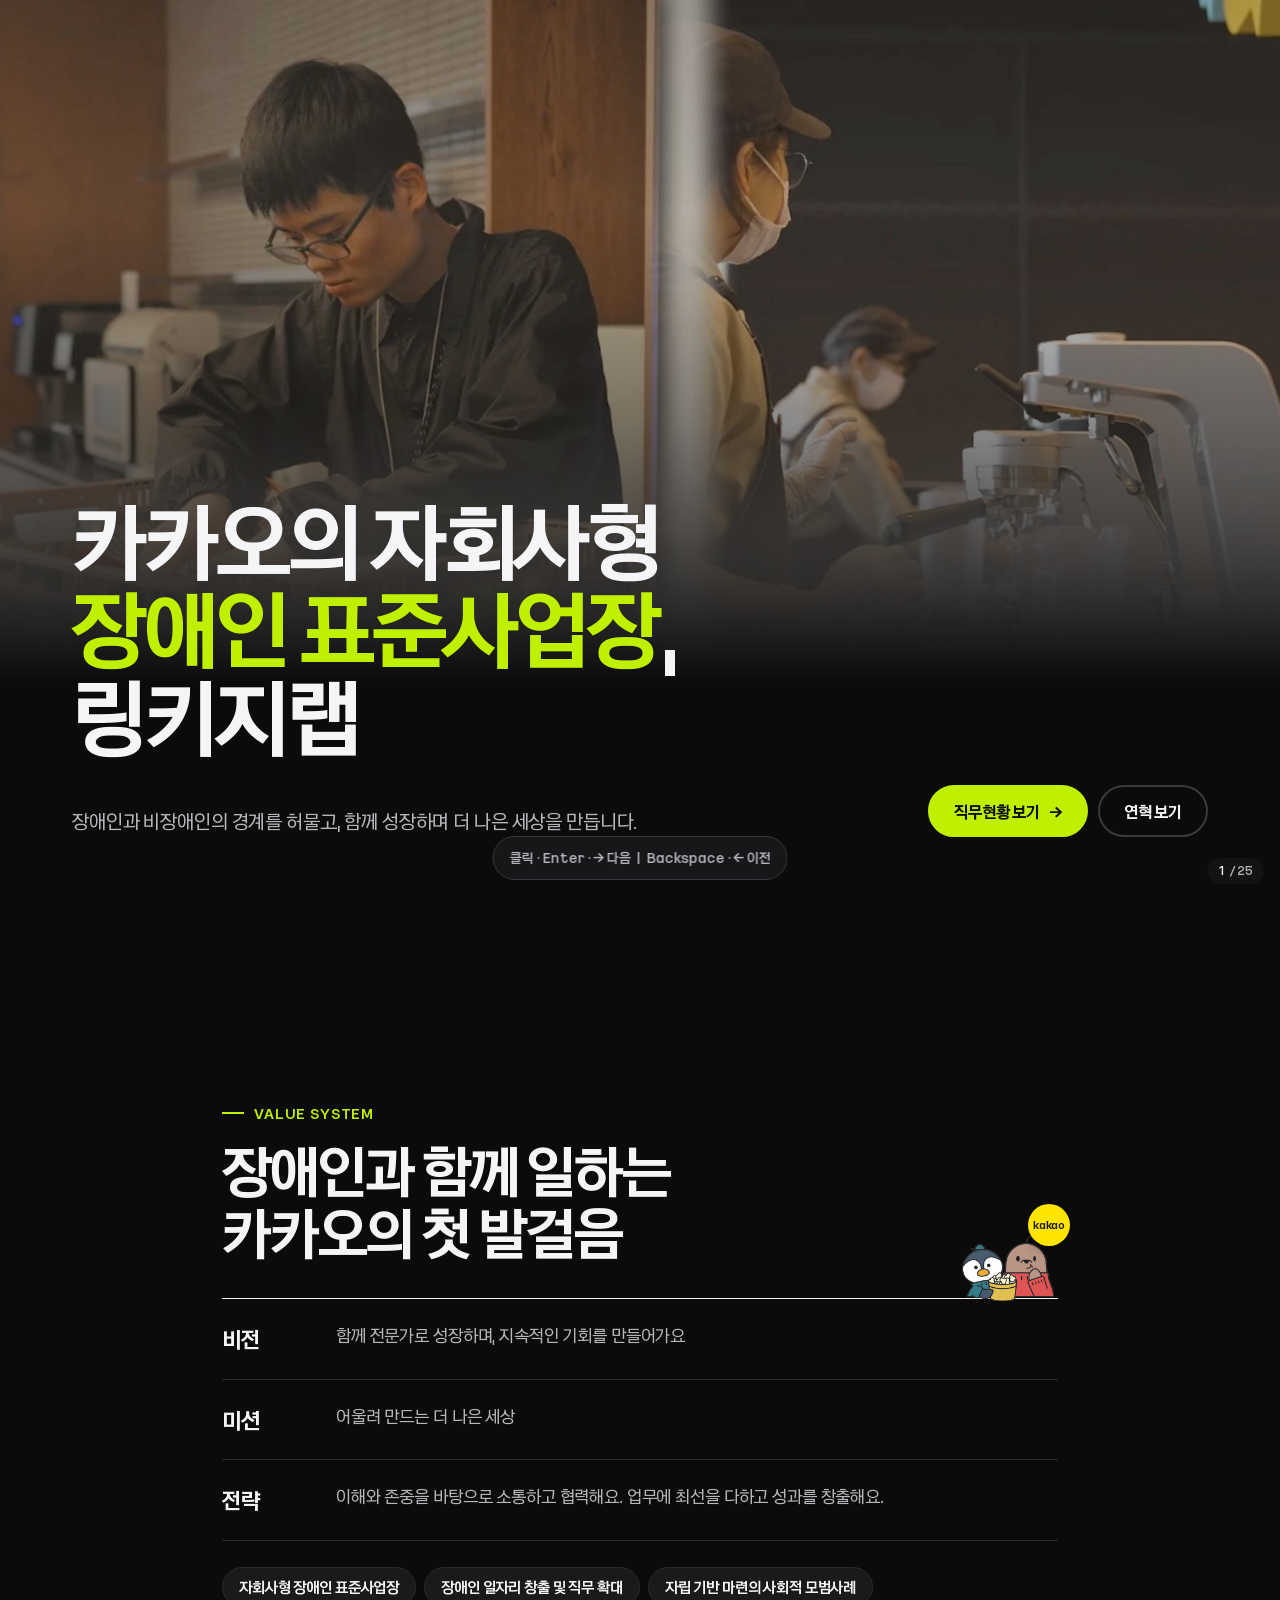
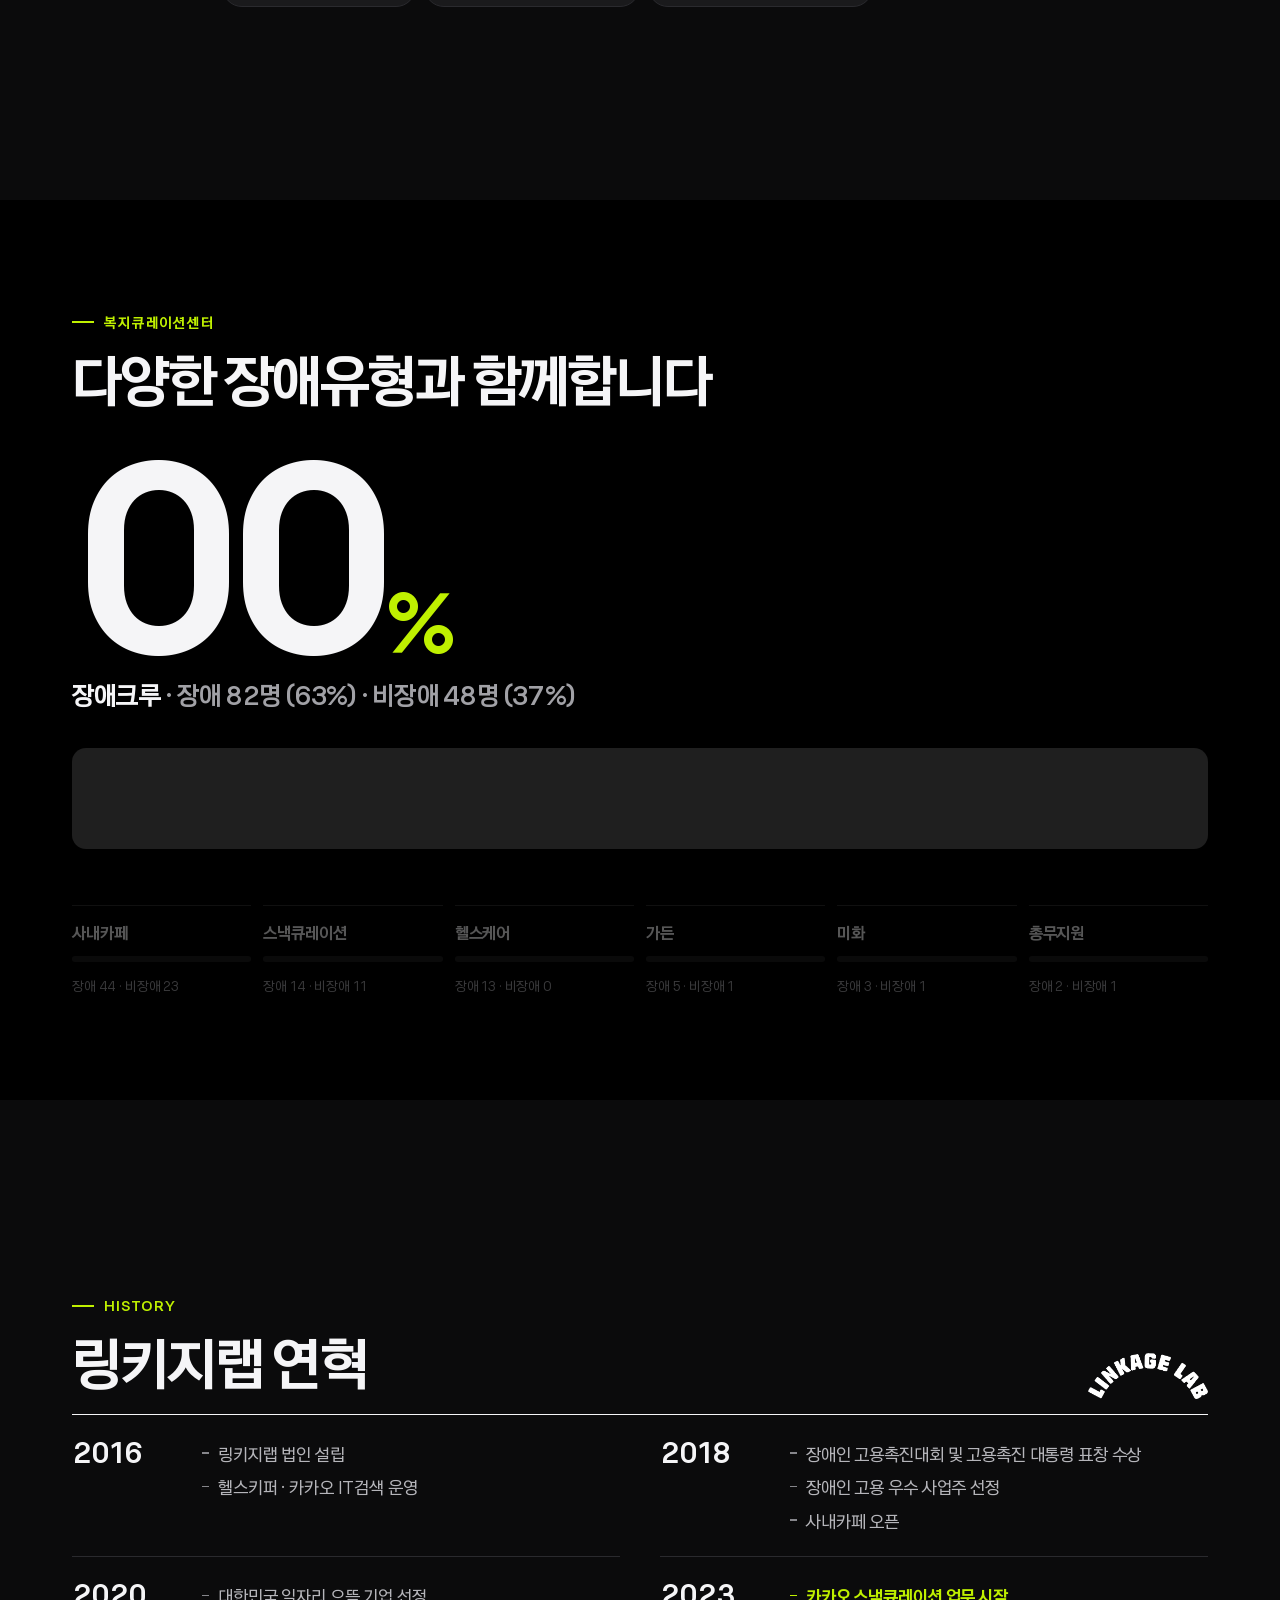
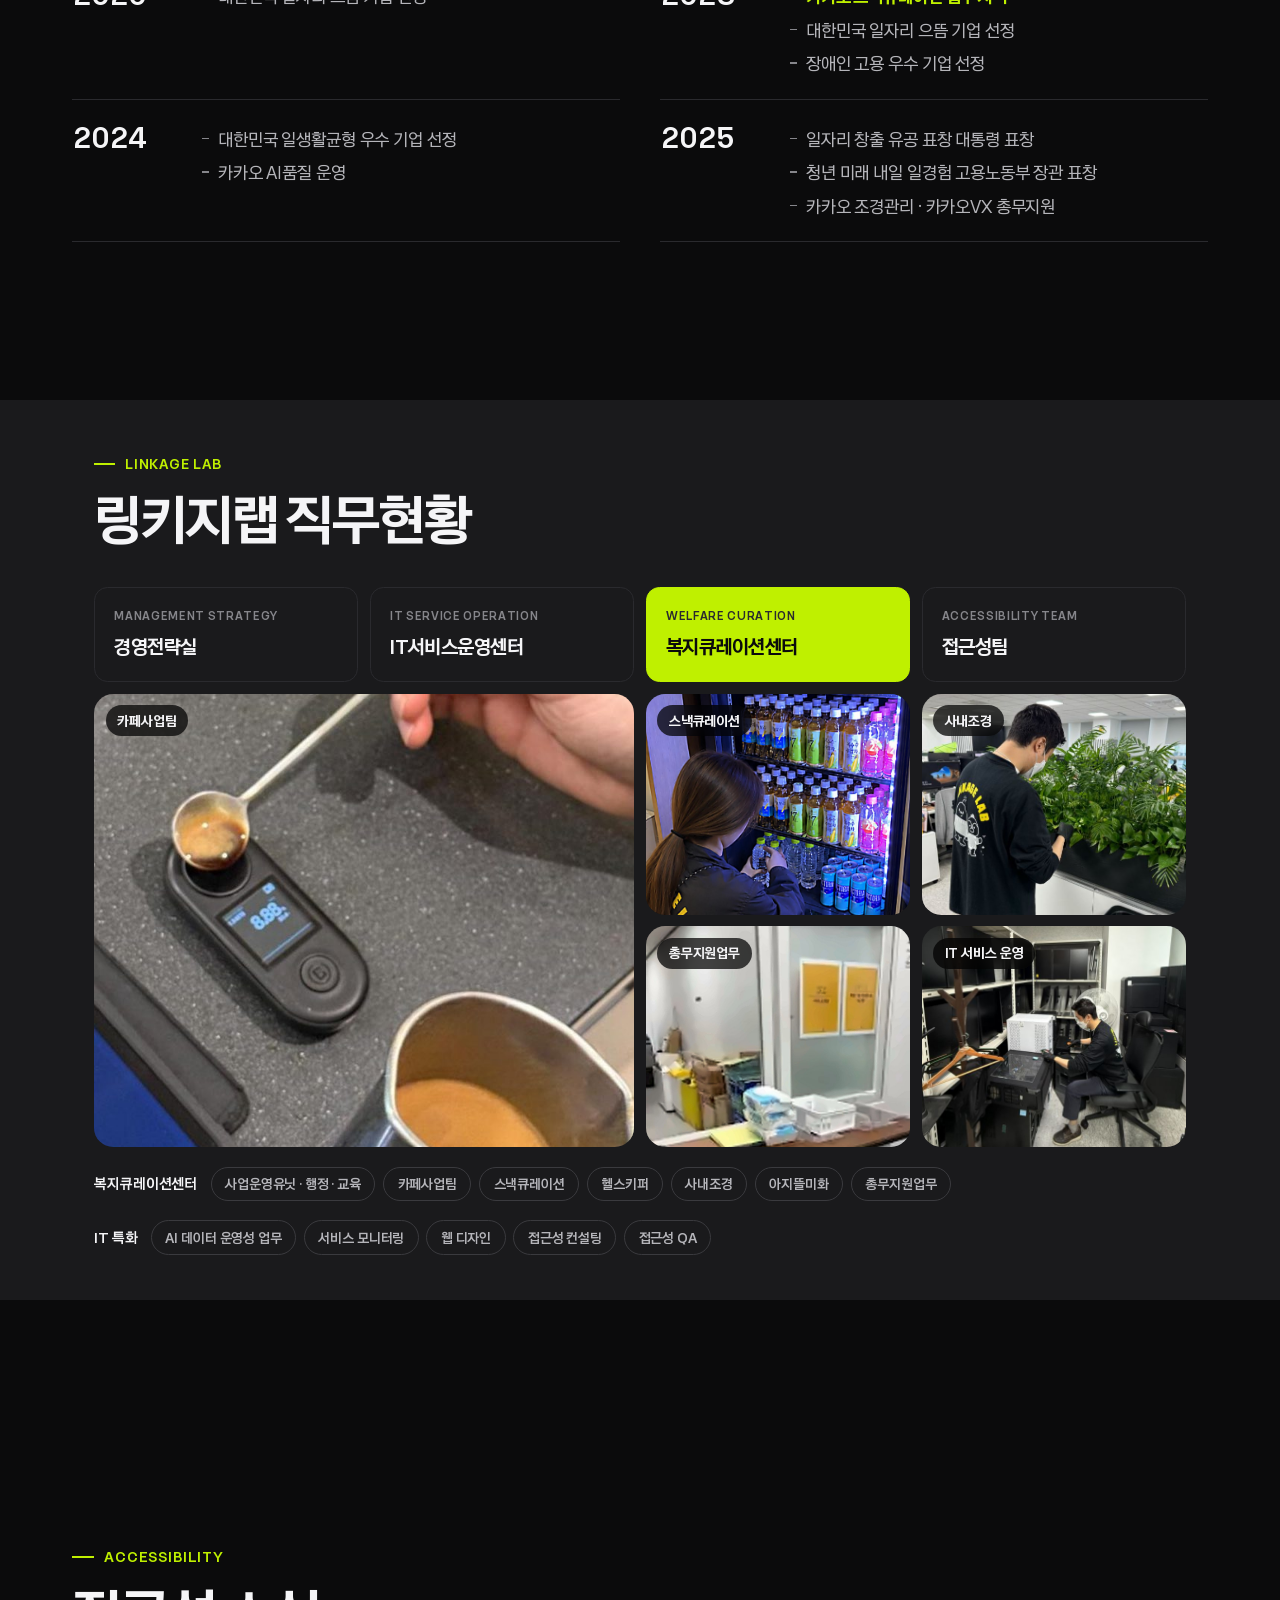
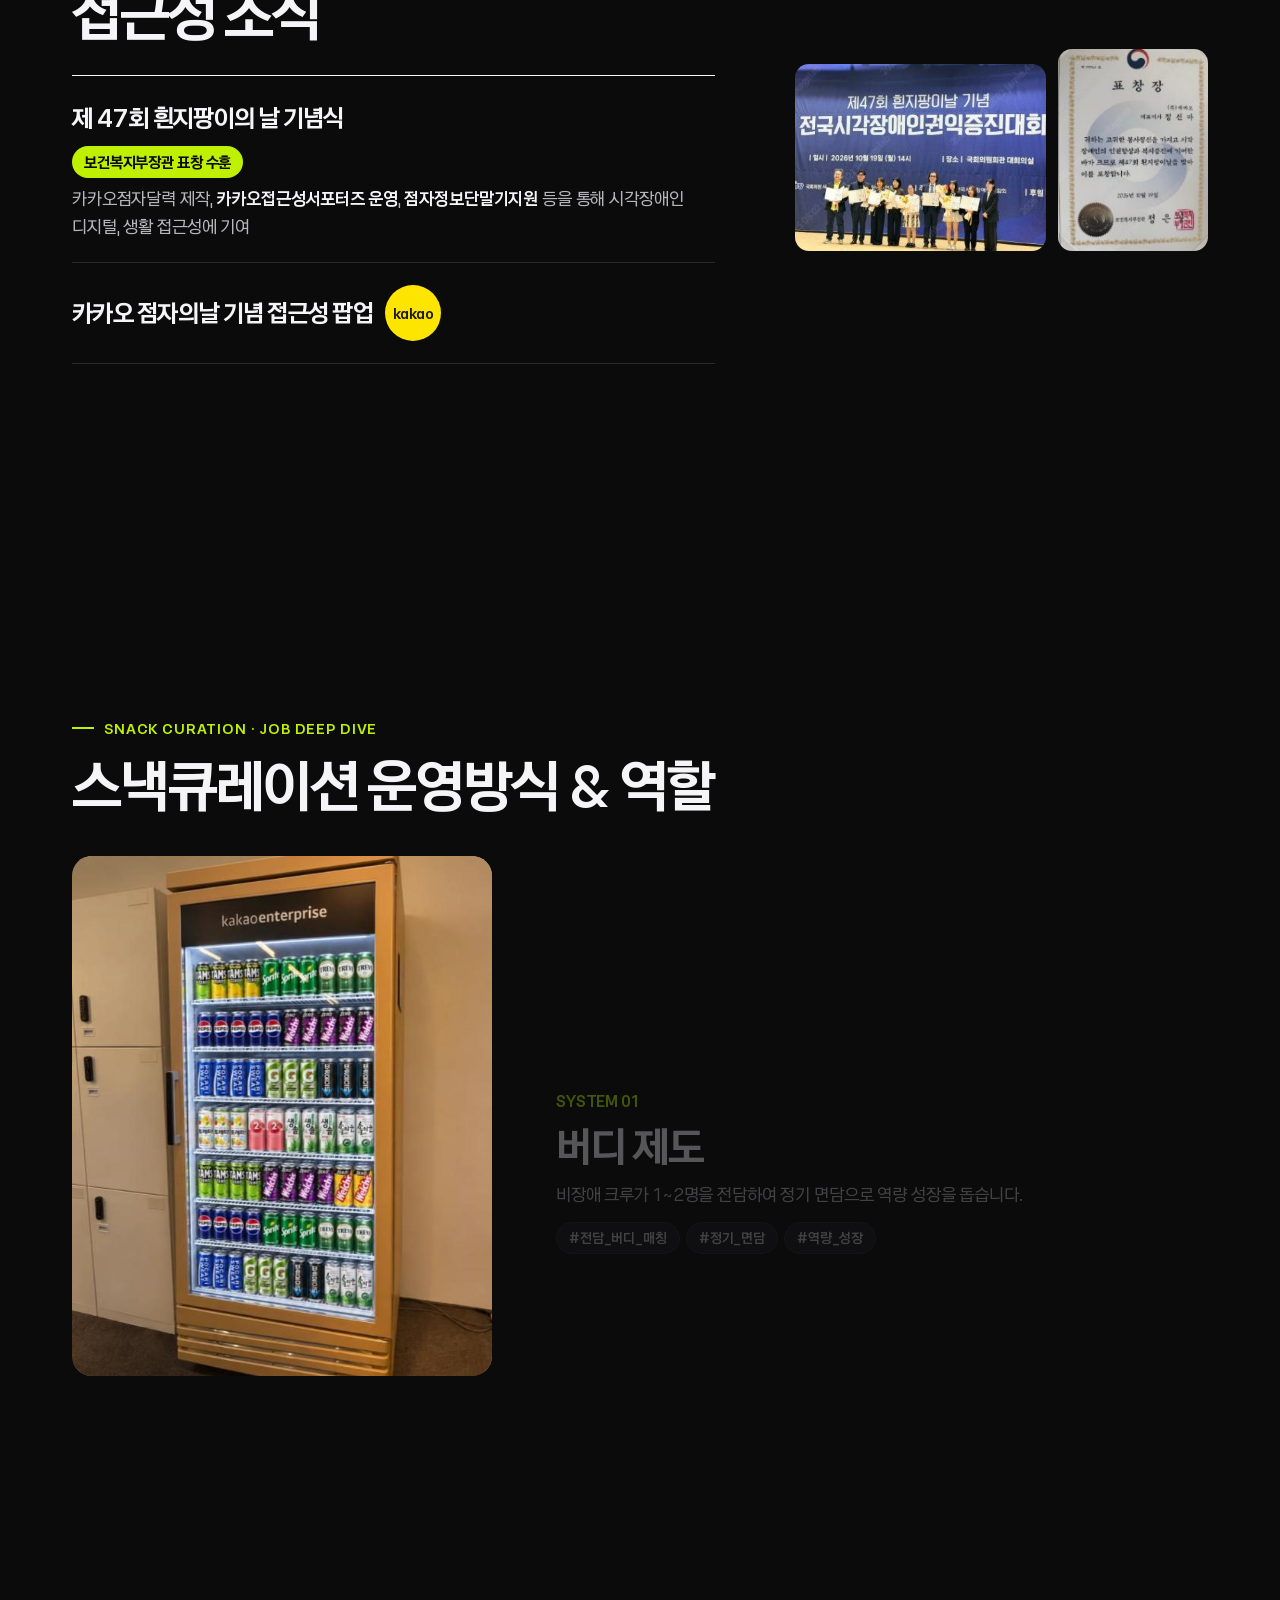
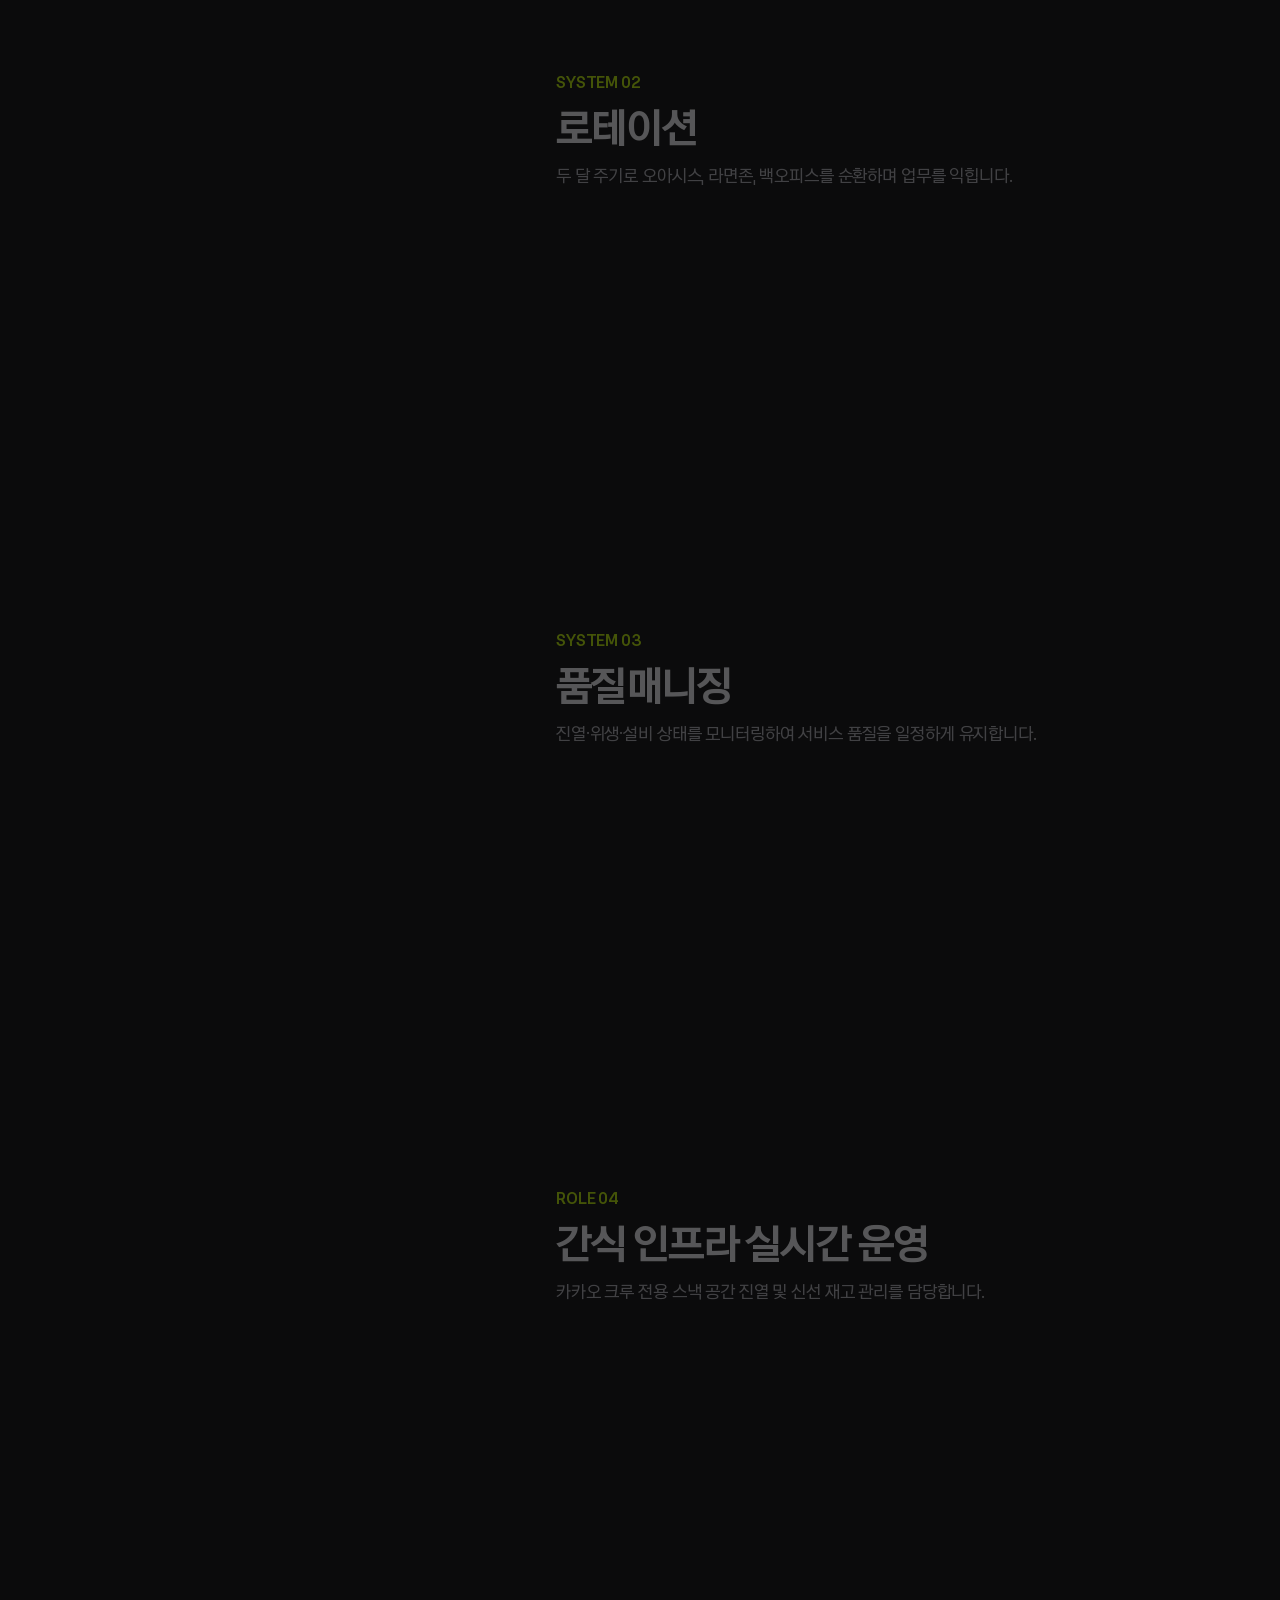
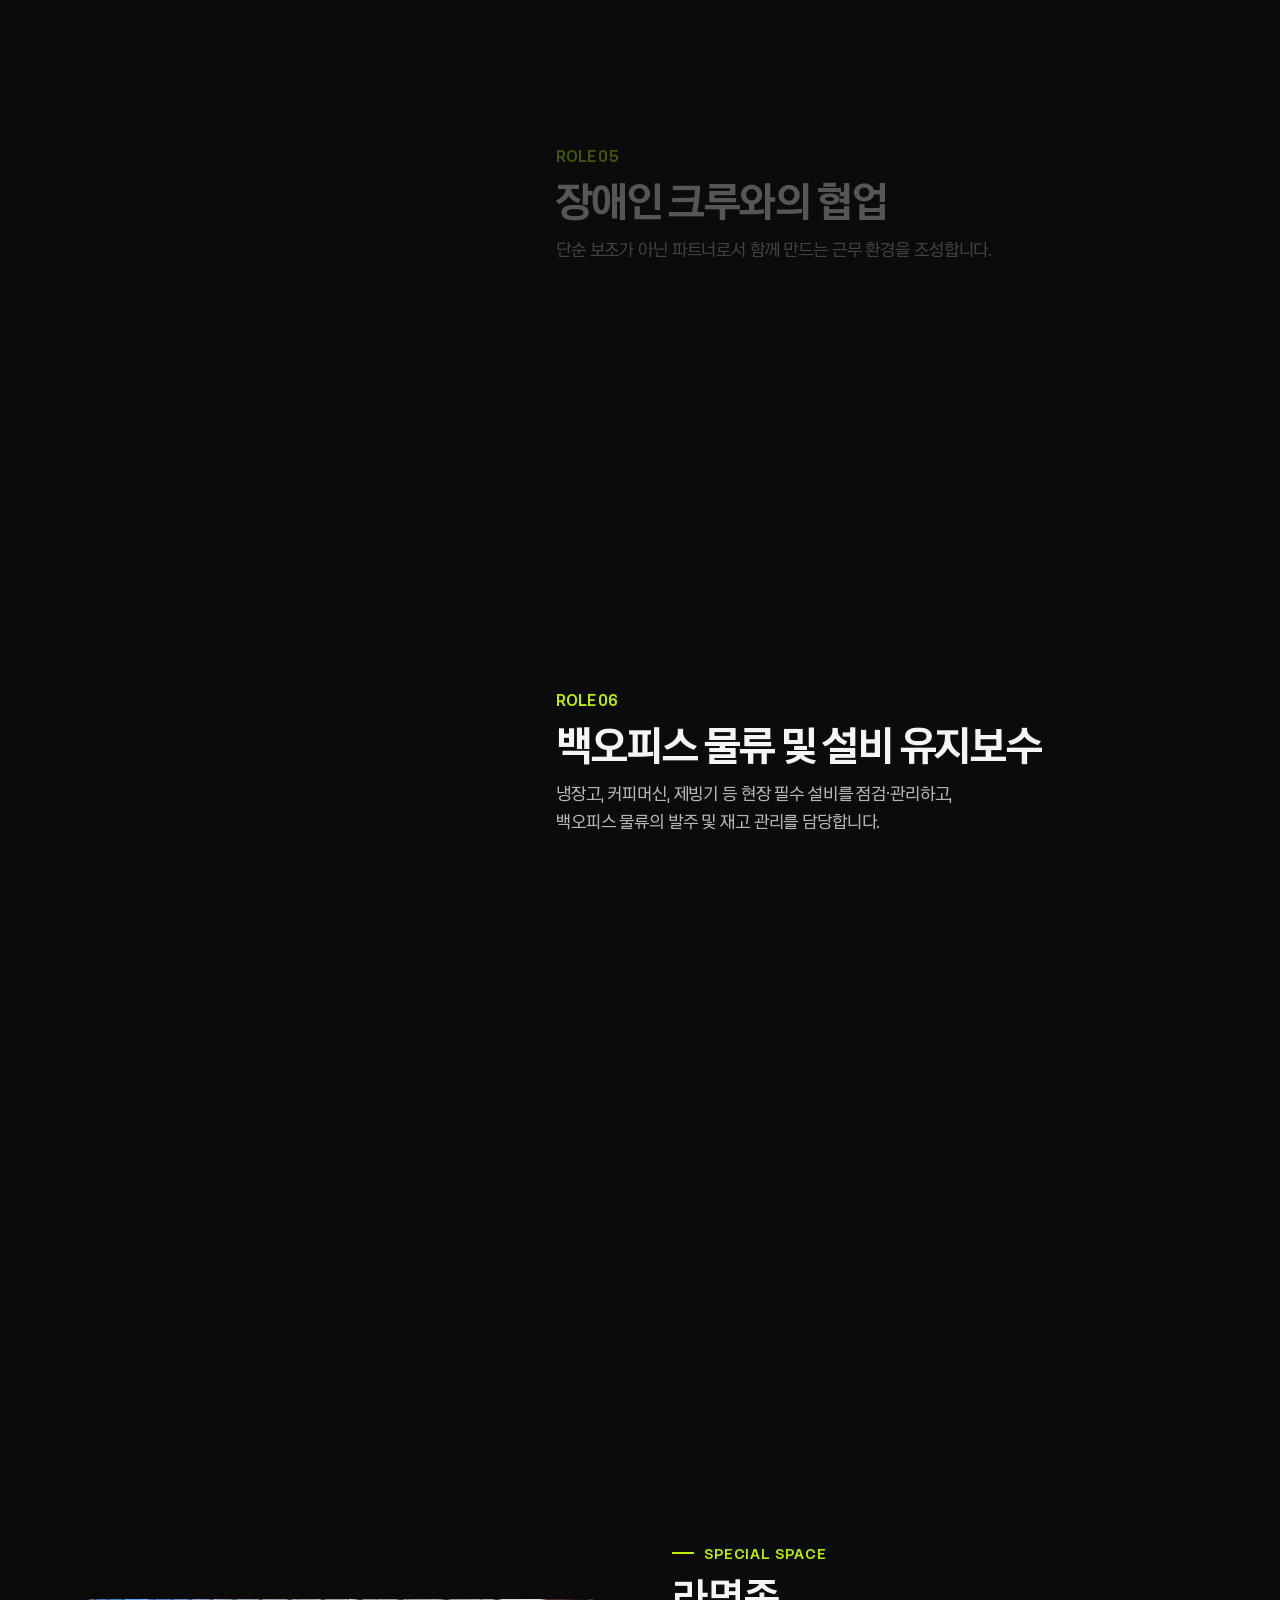
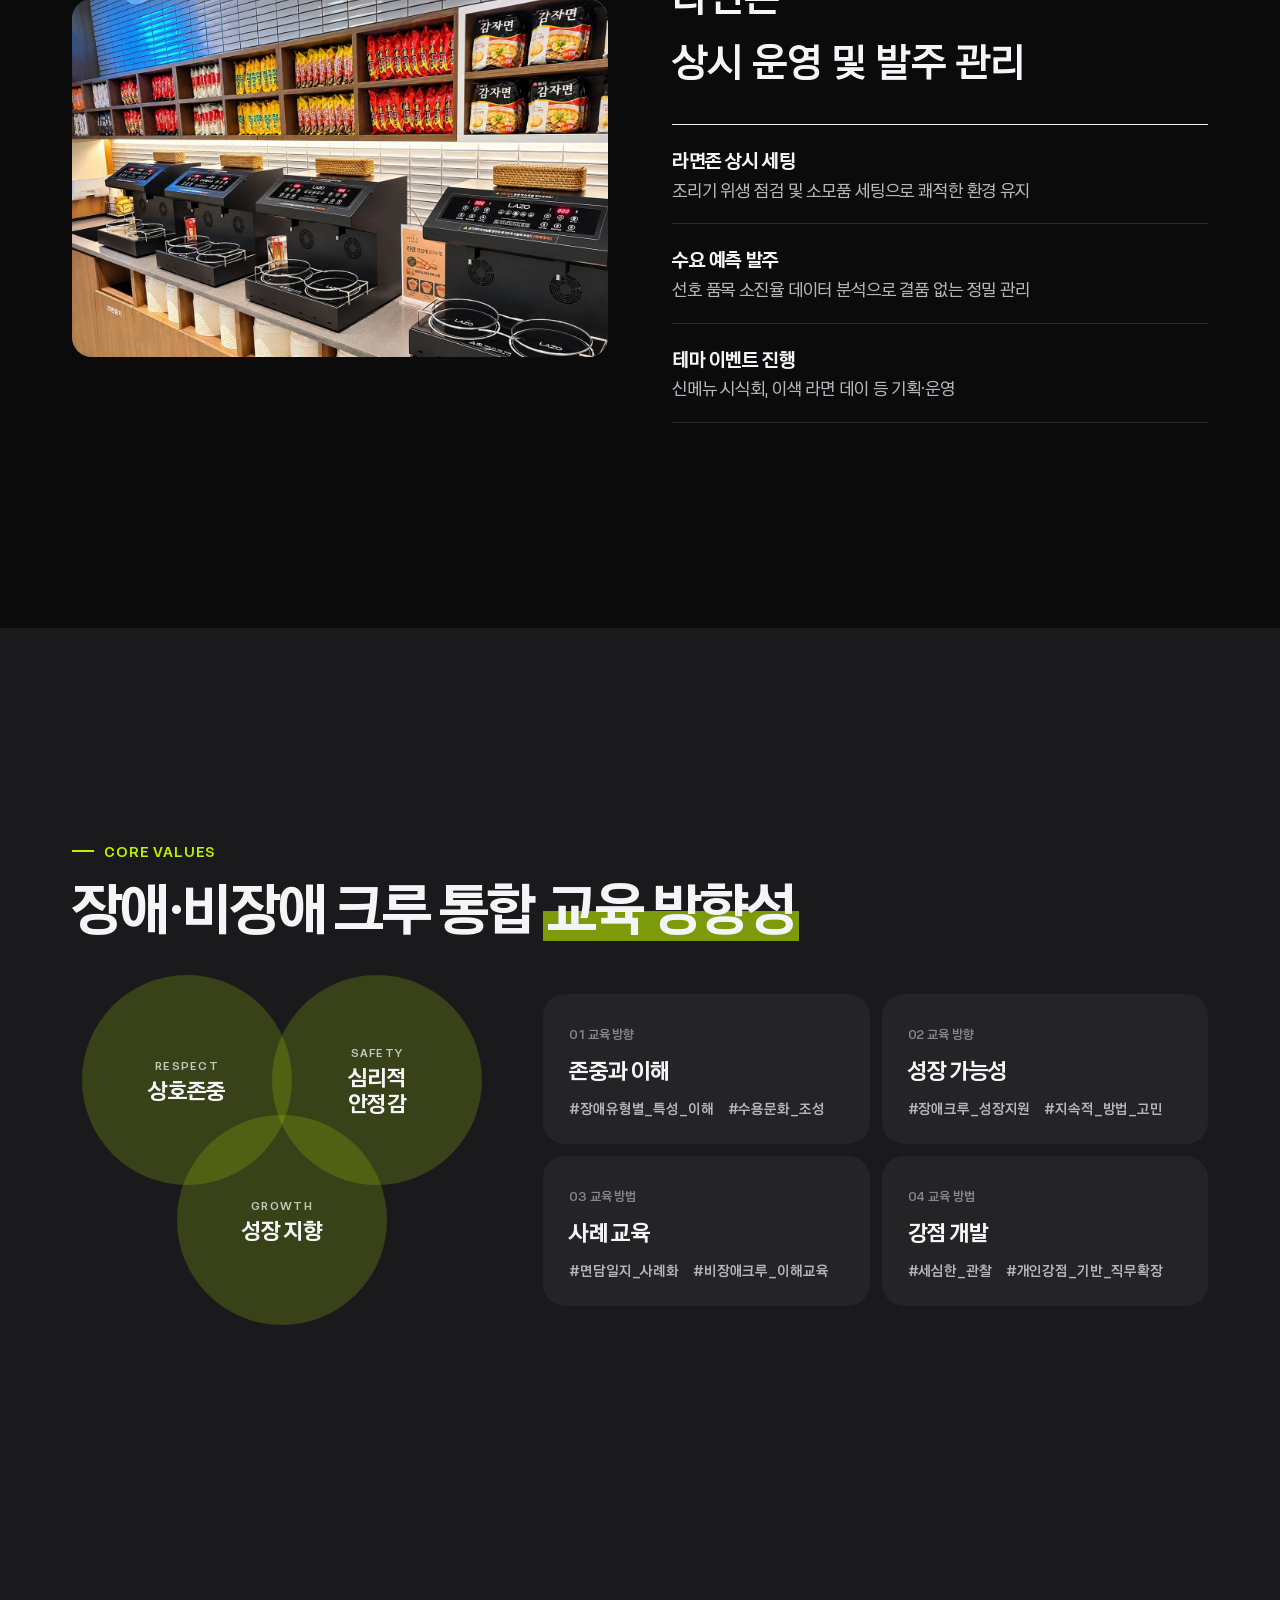
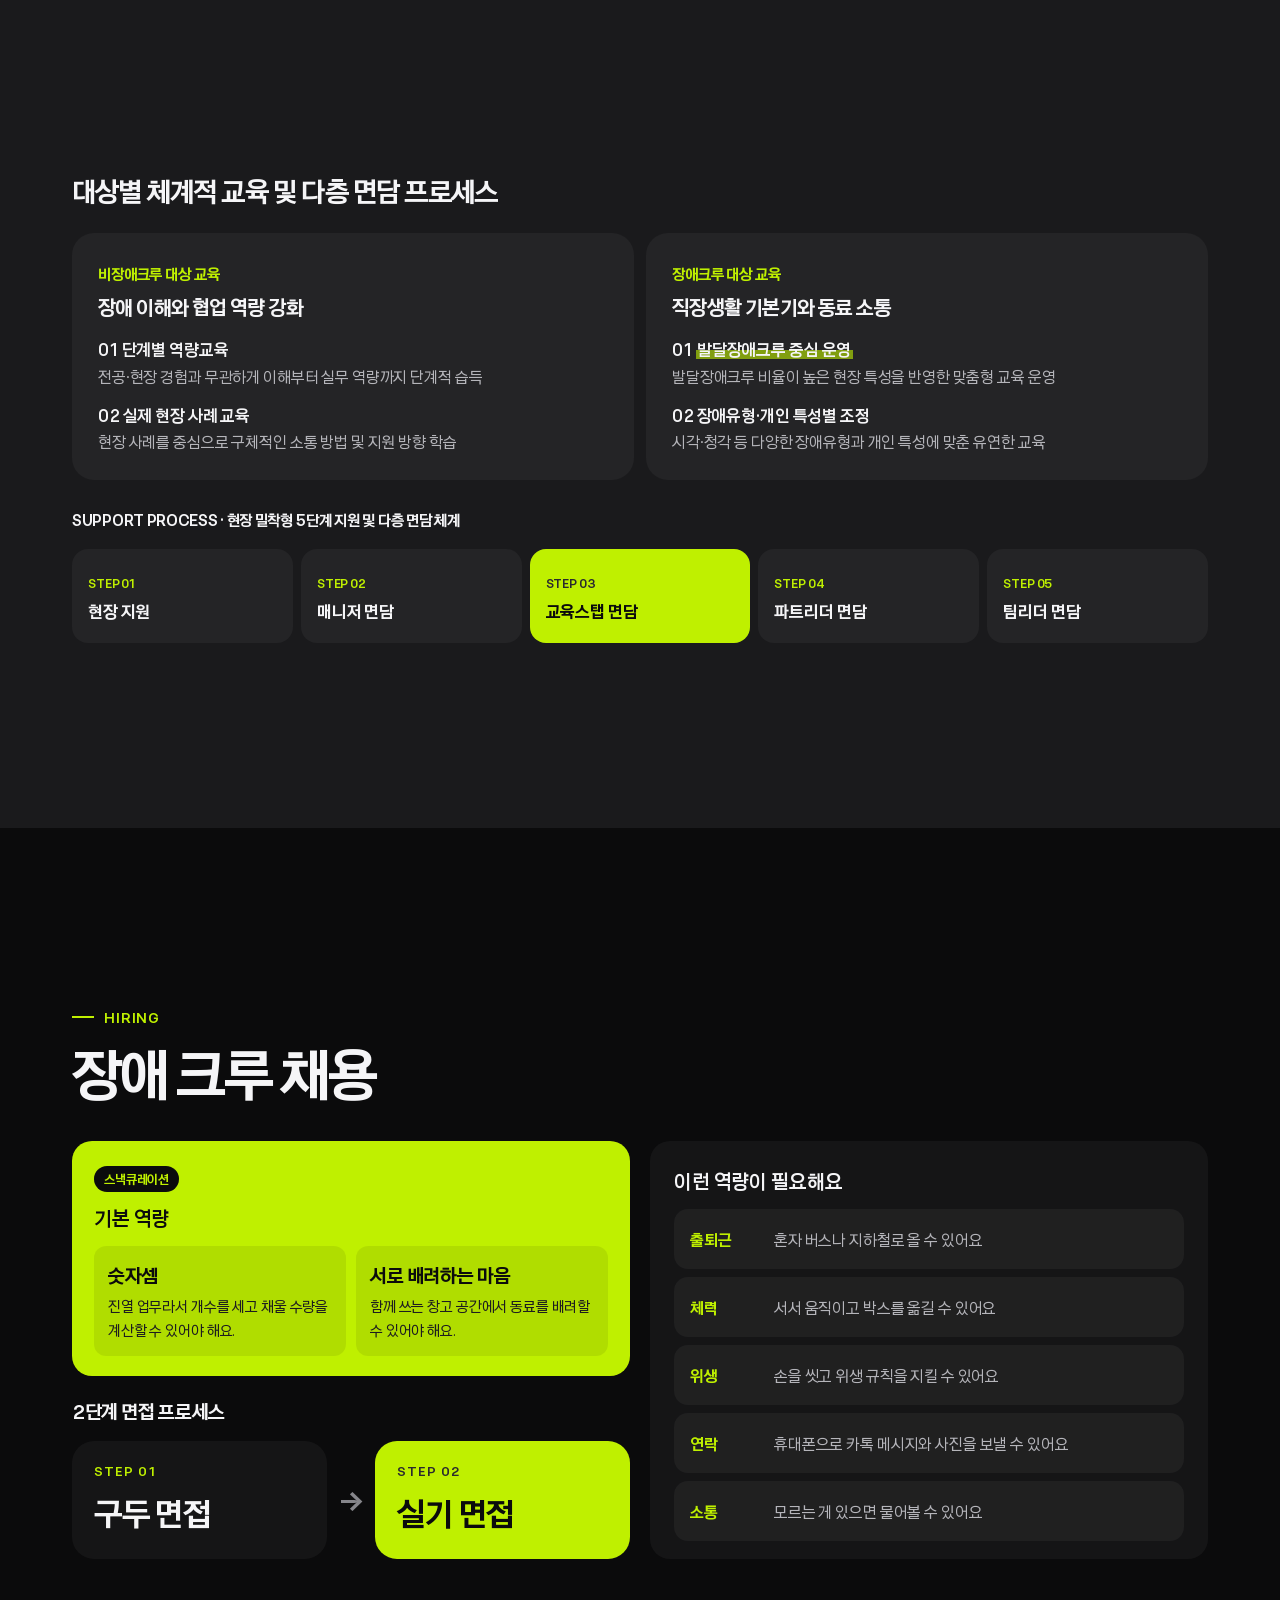
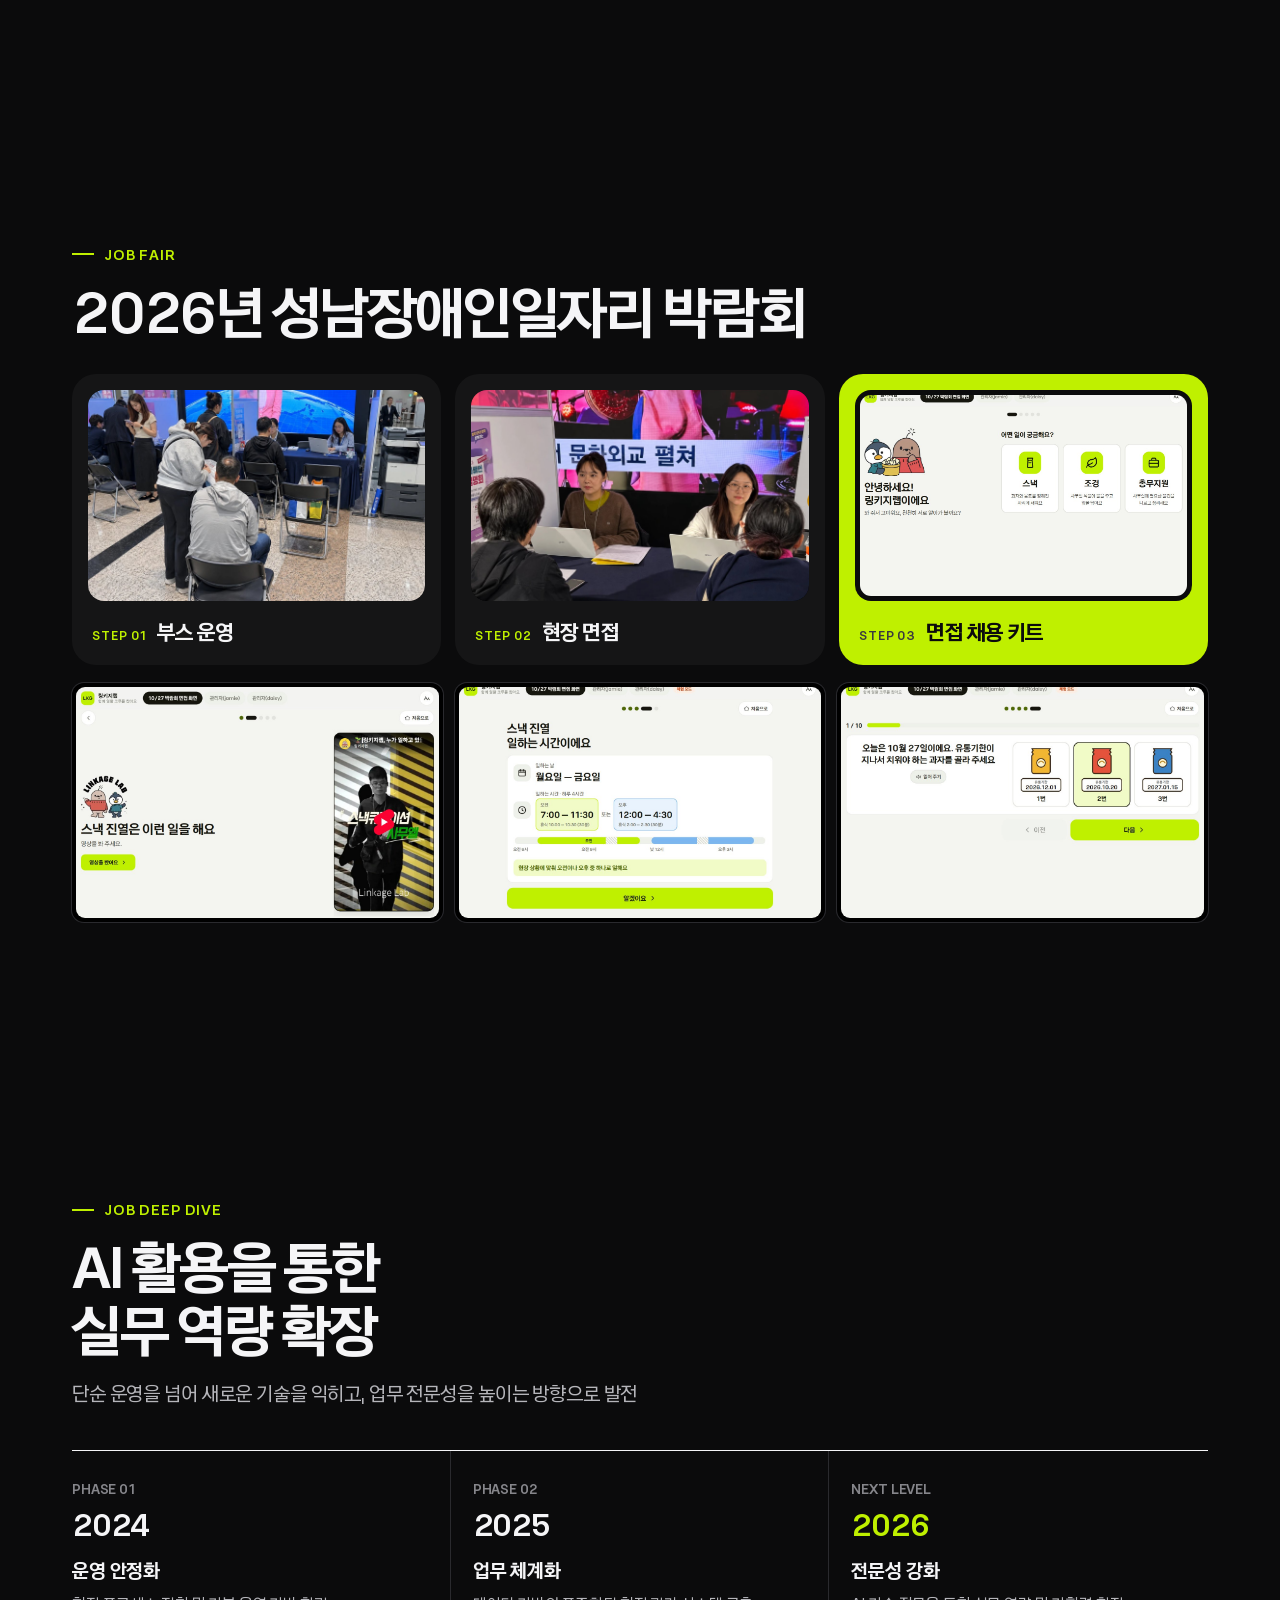
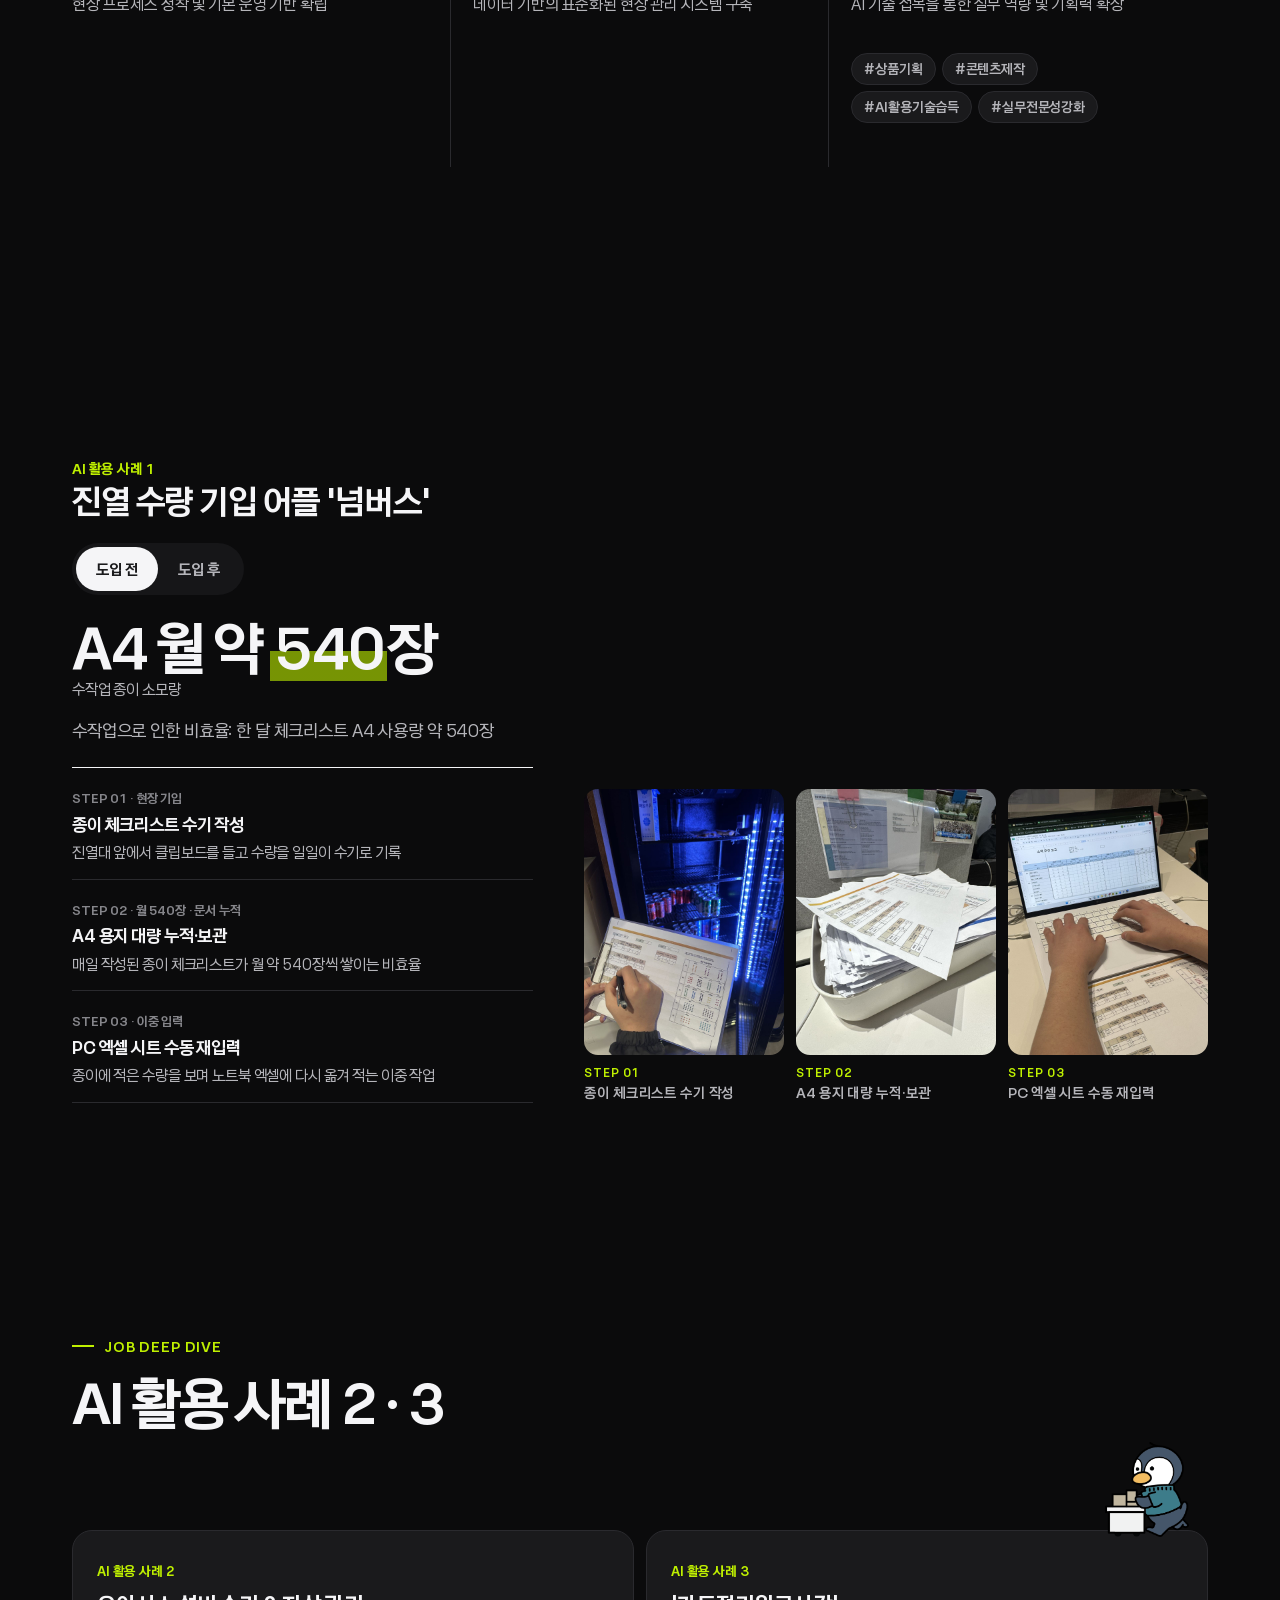
<file: linkagelab/index.html>
<!doctype html>
<html lang="ko" data-type="service">
<head>
<meta charset="utf-8">
<meta name="viewport" content="width=device-width, initial-scale=1, viewport-fit=cover">
<!-- 방향: A 현장 사진 에디토리얼 · kind=service · 아이보리 바탕 + 주황 포인트 1색 · 글은 원본 사이트 문구만, 제안서는 사진만 -->
<title>링키지랩 · 카카오의 자회사형 장애인 표준사업장</title>
<meta name="description" content="장애인과 비장애인의 경계를 허물고, 함께 성장하며 더 나은 세상을 만듭니다. 연결의 시작">
<meta name="page-type" content="service">
<meta name="site-kind" content="other">
<meta name="theme-color" content="#0B0B0C">
<meta property="og:type" content="website">
<meta property="og:title" content="링키지랩 · 카카오의 자회사형 장애인 표준사업장">
<meta property="og:description" content="연결의 시작 · 어울려 만드는 더 나은 세상">
<meta property="og:url" content="https://linkagelab-edu.pages.dev/linkagelab/">
<meta property="og:image" content="https://linkagelab-edu.pages.dev/linkagelab/og.png?v=1">
<meta property="og:image:width" content="400">
<meta property="og:image:height" content="400">
<meta name="twitter:card" content="summary">
<link rel="preload" href="fonts/kbs-regular.woff2" as="font" type="font/woff2" crossorigin>
<link rel="preload" href="fonts/kbs-extrabold.woff2" as="font" type="font/woff2" crossorigin>
<style>
@font-face{font-family:"Kakao Big Sans";src:url(fonts/kbs-regular.woff2) format("woff2");font-weight:100 500;font-display:swap}
@font-face{font-family:"Kakao Big Sans";src:url(fonts/kbs-bold.woff2) format("woff2");font-weight:600 700;font-display:swap}
@font-face{font-family:"Kakao Big Sans";src:url(fonts/kbs-extrabold.woff2) format("woff2");font-weight:800 950;font-display:swap}
:root{
  --bg:#0B0B0C;--bg-2:#161618;--paper:#1A1A1C;--white:#111113;
  --ink:#F5F5F7;--ink-2:#B5B5BA;--ink-3:#86868B;--line:#2A2A2E;--line-2:#3A3A3E;
  --accent:#BFF000;--accent-ink:#0B0B0C;--accent-soft:rgba(191,240,0,.14);
  --dark:#000000;--dark-2:#151517;
  --r:14px;--r-lg:20px;
  --ease:cubic-bezier(.32,.72,0,1);
  --font:"Kakao Big Sans",-apple-system,BlinkMacSystemFont,"Apple SD Gothic Neo","Malgun Gothic",sans-serif;
}
*{box-sizing:border-box;margin:0;padding:0}
html{scroll-behavior:smooth;-webkit-text-size-adjust:100%;color-scheme:dark}
body{background:var(--bg);color:var(--ink);font-family:var(--font);font-size:17px;line-height:1.62;letter-spacing:-.008em;-webkit-font-smoothing:antialiased;word-break:keep-all;overflow-x:hidden}
img{display:block;max-width:100%;height:auto}
a{color:inherit;text-decoration:none}
a,button,[role="button"]{touch-action:manipulation;-webkit-tap-highlight-color:transparent}
h1,h2,h3,blockquote{text-wrap:balance}
.wrap{width:100%;max-width:1200px;margin:0 auto;padding-left:max(32px,env(safe-area-inset-left));padding-right:max(32px,env(safe-area-inset-right))}
@media (max-width:640px){.wrap{padding-left:max(18px,env(safe-area-inset-left));padding-right:max(18px,env(safe-area-inset-right))}}
.skip{position:absolute;left:12px;top:-64px;z-index:200;min-height:44px;display:inline-flex;align-items:center;padding:0 16px;border-radius:12px;background:var(--accent);color:#0B0B0C;font-weight:700;transition:top .2s ease}
.skip:focus{top:12px}
:focus-visible{outline:2.5px solid var(--accent);outline-offset:3px;border-radius:10px}

/* 헤더 */
.nav{position:fixed;top:0;left:0;right:0;z-index:50;padding-top:env(safe-area-inset-top);transition:background-color .3s ease,box-shadow .3s ease}
.nav.solid{background:rgba(242,234,223,.9);backdrop-filter:blur(14px) saturate(140%);-webkit-backdrop-filter:blur(14px) saturate(140%);box-shadow:0 1px 0 var(--line)}
.nav .wrap{display:flex;align-items:center;justify-content:space-between;height:68px}
.brand{display:inline-flex;align-items:center;min-height:44px;font-weight:900;font-size:19px;letter-spacing:-.03em}
.brand small{font-size:12px;font-weight:700;color:var(--ink-3);margin-left:10px;letter-spacing:0}
.nav-links{display:flex;gap:2px}
.nav-links a{display:inline-flex;align-items:center;min-height:44px;padding:0 14px;border-radius:10px;font-size:15px;font-weight:700;color:var(--ink-2);position:relative;transition:color .2s ease}
.nav-links a::after{content:"";position:absolute;left:14px;right:14px;bottom:9px;height:2px;background:var(--accent);transform:scaleX(0);transform-origin:left;transition:transform .3s var(--ease)}
.nav-links a:hover{color:var(--ink)}
.nav-links a:hover::after{transform:scaleX(1)}
.menu-btn{display:none;width:44px;height:44px;border-radius:12px;border:1.5px solid var(--line-2);background:var(--paper);color:var(--ink);cursor:pointer;align-items:center;justify-content:center}
.menu-btn span,.menu-btn span::before,.menu-btn span::after{display:block;width:17px;height:2px;background:currentColor;position:relative;transition:transform .25s var(--ease),background-color .2s ease}
.menu-btn span::before,.menu-btn span::after{content:"";position:absolute;left:0}
.menu-btn span::before{top:-6px}.menu-btn span::after{top:6px}
.menu-btn[aria-expanded="true"] span{background:transparent}
.menu-btn[aria-expanded="true"] span::before{transform:translateY(6px) rotate(45deg)}
.menu-btn[aria-expanded="true"] span::after{transform:translateY(-6px) rotate(-45deg)}
.mmenu{position:fixed;inset:0;z-index:45;background:var(--bg);display:flex;flex-direction:column;justify-content:center;padding:96px max(22px,env(safe-area-inset-left)) max(32px,env(safe-area-inset-bottom));opacity:0;visibility:hidden;transition:opacity .3s ease,visibility .3s;overscroll-behavior:contain}
.mmenu.on{opacity:1;visibility:visible}
.mmenu a{font-size:30px;font-weight:900;letter-spacing:-.035em;min-height:56px;display:flex;align-items:center;border-bottom:1.5px solid var(--line)}
@media (min-width:961px){.mmenu{display:none}}
@media (max-width:960px){.nav-links{display:none}.menu-btn{display:inline-flex}}

/* 버튼 (한 가지 스타일) */
.btn{display:inline-flex;align-items:center;justify-content:center;gap:10px;min-height:52px;padding:0 24px;border-radius:999px;font:800 16px/1 var(--font);letter-spacing:-.01em;border:2px solid var(--accent);background:var(--accent);color:#0B0B0C;cursor:pointer;transition:transform .2s var(--ease),background-color .2s ease,color .2s ease,border-color .2s ease}
.btn:hover{transform:translateY(-2px);background:#D2FF2E;border-color:#D2FF2E}
.btn:active{transform:scale(.97)}
.btn.line{background:transparent;color:var(--ink);border-color:var(--line-2)}
.btn.line:hover{background:var(--ink);color:#0B0B0C;border-color:var(--ink)}
.btn .ar{transition:transform .25s var(--ease)}
.btn:hover .ar{transform:translateX(3px)}

/* 공통 타이포 */
.kicker{display:inline-flex;align-items:center;gap:10px;font-size:14px;font-weight:800;letter-spacing:.06em;color:var(--accent);text-transform:uppercase}
.kicker::before{content:"";width:22px;height:2px;background:var(--accent)}
h2.title{font-weight:900;font-size:clamp(2rem,4.4vw,3.5rem);line-height:1.12;letter-spacing:-.04em;margin-top:14px}
.lead{font-size:clamp(1.05rem,1.5vw,1.25rem);line-height:1.62;color:var(--ink-2);max-width:640px;margin-top:18px}
section{position:relative;padding:clamp(88px,12vh,136px) 0;scroll-margin-top:0}
.photo{position:relative;overflow:hidden;border-radius:var(--r-lg);background:var(--bg-2)}
.photo img{width:100%;height:100%;object-fit:cover;transition:transform .9s var(--ease)}
a.photo:hover img,.zoom:hover img{transform:scale(1.03)}

/* 1. 히어로 */
.hero{min-height:100svh;padding:0;display:flex;flex-direction:column;justify-content:flex-end;overflow:hidden;background:var(--bg)}
.hero-pic{position:absolute;inset:0 0 auto 0;height:78svh;min-height:420px}
.hero-pic img{width:100%;height:100%;object-fit:cover;object-position:50% 30%;filter:brightness(.82) saturate(.95)}
.hero-pic::after{content:"";position:absolute;inset:0;background:linear-gradient(180deg,rgba(11,11,12,.15) 0%,rgba(11,11,12,0) 30%,rgba(11,11,12,.35) 60%,var(--bg) 97%)}
.hero .wrap{position:relative;padding-bottom:clamp(40px,7vh,72px)}
.hero h1{font-weight:900;font-size:clamp(2.5rem,6.6vw,5.6rem);line-height:1.04;letter-spacing:-.05em;max-width:15ch}
.hero h1 em{font-style:normal;color:var(--accent)}
.hero-row{display:flex;justify-content:space-between;align-items:flex-end;gap:32px;margin-top:26px;flex-wrap:wrap}
.hero-row p{font-size:clamp(1.05rem,1.5vw,1.25rem);color:var(--ink-2);max-width:520px}
.hero-cta{display:flex;gap:10px;flex-wrap:wrap}
.hero-fact{position:absolute;right:max(32px,env(safe-area-inset-right));top:calc(24px + 4vh);background:var(--paper);border-radius:var(--r);padding:16px 18px;box-shadow:0 18px 40px rgba(0,0,0,.45);min-width:180px}
.hero-fact b{display:block;font-size:44px;font-weight:900;letter-spacing:-.05em;line-height:1;color:var(--accent);font-variant-numeric:tabular-nums}
.hero-fact span{display:block;margin-top:6px;font-size:14px;font-weight:700;color:var(--ink-2)}
[data-enter] .e{opacity:0;transform:translateY(22px)}
[data-enter].go .e{opacity:1;transform:none;transition:opacity .9s ease,transform 1.1s var(--ease)}
[data-enter].go .e2{transition-delay:.12s}[data-enter].go .e3{transition-delay:.24s}[data-enter].go .e4{transition-delay:.5s}
[data-enter] .hero-pic img{transform:scale(1.06)}
[data-enter].go .hero-pic img{transform:none;transition:transform 2.2s var(--ease)}

/* 2. 가치 */
.values{display:grid;grid-template-columns:1fr 1fr;gap:clamp(32px,5vw,72px);align-items:center}
.values .photo{aspect-ratio:4/5}
.vlist{margin-top:34px;border-top:1.5px solid var(--ink)}
.vrow{display:grid;grid-template-columns:96px 1fr;gap:18px;padding:22px 0;border-bottom:1.5px solid var(--line)}
.vrow b{font-size:22px;font-weight:900;letter-spacing:-.03em}
.vrow p{color:var(--ink-2)}
.points{display:flex;flex-wrap:wrap;gap:8px;margin-top:26px}
.points span{display:inline-flex;align-items:center;min-height:40px;padding:0 16px;border-radius:999px;background:var(--paper);border:1.5px solid var(--line);font-size:15px;font-weight:700}

/* 3. 숫자 (글자 모먼트) */
.big{background:#000;color:var(--ink)}
.big .kicker{color:#BFF000}.big .kicker::before{background:#BFF000}
.big-grid{display:grid;grid-template-columns:1.2fr 1fr;gap:clamp(32px,5vw,72px);align-items:end}
.big-num{font-size:clamp(7rem,20vw,16rem);font-weight:900;letter-spacing:-.07em;line-height:.85;font-variant-numeric:tabular-nums}
.big-num small{font-size:.32em;letter-spacing:-.03em;margin-left:6px;color:#BFF000}
.big-cap{font-size:clamp(1.2rem,2vw,1.6rem);font-weight:800;letter-spacing:-.03em;margin-top:18px}
.big-cap span{color:#A1A1A6;font-weight:700}
.types{display:grid;grid-template-columns:repeat(4,minmax(0,1fr));gap:1.5px;background:rgba(255,255,255,.12);border-radius:var(--r);overflow:hidden;margin-top:32px}
.types div{background:#000;padding:16px}
.types b{display:block;font-size:26px;font-weight:900;letter-spacing:-.04em;font-variant-numeric:tabular-nums}
.types span{font-size:14px;color:#A1A1A6}
.big .photo{aspect-ratio:3/4;background:#151517}
.biz{margin-top:56px;display:grid;grid-template-columns:repeat(6,minmax(0,1fr));gap:12px}
.biz > div{border-top:1.5px solid rgba(255,255,255,.18);padding-top:14px}
.biz b{display:block;font-size:16px;font-weight:800}
.biz .bar{height:6px;border-radius:99px;background:rgba(255,255,255,.12);margin:10px 0 8px;overflow:hidden}
.biz .bar i{display:block;height:100%;background:#BFF000;border-radius:99px}
.biz span{font-size:13px;color:#A1A1A6;font-variant-numeric:tabular-nums}

/* 4. 연혁 */
.hist{display:grid;grid-template-columns:.9fr 1.1fr;gap:clamp(32px,5vw,72px);align-items:start}
.hist .side{position:sticky;top:40px}
.hist .side .photo{aspect-ratio:4/3;margin-top:28px}
.years{border-top:1.5px solid var(--ink)}
.yr{display:grid;grid-template-columns:110px 1fr;gap:20px;padding:22px 0;border-bottom:1.5px solid var(--line)}
.yr b{font-size:28px;font-weight:900;letter-spacing:-.04em;line-height:1.1;font-variant-numeric:tabular-nums}
.yr ul{list-style:none;display:flex;flex-direction:column;gap:6px;padding-top:3px}
.yr li{color:var(--ink-2);padding-left:16px;position:relative}
.yr li::before{content:"";position:absolute;left:0;top:.75em;width:7px;height:1.5px;background:var(--ink-3)}
.yr.now{background:var(--paper);border-radius:var(--r);border-bottom-color:transparent;padding:24px 20px;margin-top:10px}
.yr.now b{color:var(--accent)}
.yr.now ul{display:grid;grid-template-columns:1fr 1fr;gap:6px 18px}
.yr.now li{color:var(--ink)}
@media (max-width:960px){.hist{grid-template-columns:1fr}.hist .side{position:static}.yr.now ul{grid-template-columns:1fr}}

/* 5. 직무 */
.org4{display:grid;grid-template-columns:repeat(4,minmax(0,1fr));gap:12px;margin-top:40px}
.org4 div{background:var(--paper);border-radius:var(--r);padding:20px;border:1.5px solid var(--line)}
.org4 small{display:block;font-size:11.5px;font-weight:800;letter-spacing:.06em;color:var(--ink-3)}
.org4 b{display:block;font-size:20px;font-weight:900;letter-spacing:-.03em;margin-top:6px}
.org4 .on{background:var(--accent);color:#0B0B0C;border-color:var(--accent)}
.org4 .on small{color:#2A2A2E}
.tiles{display:grid;grid-template-columns:repeat(4,minmax(0,1fr));grid-auto-rows:clamp(150px,18vw,230px);gap:12px;margin-top:12px}
.tile{position:relative;border-radius:var(--r-lg);overflow:hidden;background:var(--bg-2)}
.tile img{width:100%;height:100%;object-fit:cover;transition:transform .9s var(--ease)}
.tile:hover img{transform:scale(1.03)}
.tile .nm{position:absolute;left:12px;top:12px;display:inline-flex;align-items:center;min-height:32px;padding:0 12px;border-radius:999px;background:rgba(0,0,0,.72);backdrop-filter:blur(10px);font-size:14px;font-weight:800}
.t1{grid-column:span 2;grid-row:span 2}
.it{display:flex;flex-wrap:wrap;gap:8px;margin-top:20px;align-items:center}
.it b{font-size:15px;margin-right:6px}
.it span{display:inline-flex;align-items:center;min-height:36px;padding:0 14px;border-radius:999px;border:1.5px solid var(--line-2);font-size:14px;font-weight:700;color:var(--ink-2)}
@media (max-width:960px){.org4{grid-template-columns:repeat(2,minmax(0,1fr))}.tiles{grid-template-columns:repeat(2,minmax(0,1fr));grid-auto-rows:160px}}

/* 6. 스낵큐레이션 — 사진 장(章) 넘김 모먼트 */
.chapters{display:grid;grid-template-columns:1fr 1fr;gap:clamp(32px,5vw,72px)}
.ch-pics{position:sticky;top:40px;height:calc(100svh - 80px);min-height:440px;border-radius:var(--r-lg);overflow:hidden;background:var(--bg-2)}
.ch-pics img{position:absolute;inset:0;width:100%;height:100%;object-fit:cover;opacity:0;transform:scale(1.04);transition:opacity .8s ease,transform 1.4s var(--ease)}
.ch-pics img.on{opacity:1;transform:none}
.ch-steps{padding:4vh 0 20vh}
.ch{min-height:62svh;display:flex;flex-direction:column;justify-content:center;opacity:.32;transition:opacity .5s ease}
.ch.on{opacity:1}
.ch .no{font-size:15px;font-weight:900;color:var(--accent);font-variant-numeric:tabular-nums}
.ch h3{font-size:clamp(1.8rem,3.2vw,2.6rem);font-weight:900;letter-spacing:-.04em;line-height:1.15;margin-top:8px}
.ch p{color:var(--ink-2);margin-top:12px;max-width:440px}
.tags{display:flex;flex-wrap:wrap;gap:6px;margin-top:14px}
.tags span{display:inline-flex;align-items:center;min-height:32px;padding:0 12px;border-radius:999px;background:var(--paper);border:1.5px solid var(--line);font-size:13.5px;font-weight:700;color:var(--ink-2)}
.ch-mini{display:none}
@media (max-width:960px){.chapters{grid-template-columns:1fr}.ch-pics{display:none}.ch{min-height:auto;opacity:1;padding:26px 0;border-top:1.5px solid var(--line)}.ch-mini{display:block;border-radius:var(--r);overflow:hidden;aspect-ratio:4/3;margin-top:16px}.ch-mini img{width:100%;height:100%;object-fit:cover}.ch-steps{padding:16px 0 0}}

/* 라면존 */
.ramen{display:grid;grid-template-columns:1fr 1fr;gap:clamp(32px,5vw,72px);align-items:center}
.ramen .photo{aspect-ratio:1/1}
.rlist{margin-top:30px;border-top:1.5px solid var(--ink)}
.rlist div{padding:20px 0;border-bottom:1.5px solid var(--line)}
.rlist b{display:block;font-size:19px;font-weight:900;letter-spacing:-.02em}
.rlist span{color:var(--ink-2)}
@media (max-width:960px){.ramen,.values,.big-grid{grid-template-columns:1fr}.values .photo{aspect-ratio:4/3}.big .photo{aspect-ratio:4/3}}

/* 사진 벽 (제안서 사진: 캡션 없이) */
.wall{display:grid;grid-template-columns:repeat(12,minmax(0,1fr));grid-auto-rows:clamp(110px,11vw,160px);gap:12px;margin-top:48px}
.wall .zoom{border-radius:var(--r);overflow:hidden;background:var(--bg-2);cursor:zoom-in;border:0;padding:0}
.wall .zoom img{width:100%;height:100%;object-fit:cover;transition:transform .9s var(--ease)}
.wall .zoom:active{transform:scale(.985)}
.w-a{grid-column:span 5;grid-row:span 3}.w-b{grid-column:span 4;grid-row:span 2}.w-c{grid-column:span 3;grid-row:span 2}.w-d{grid-column:span 3;grid-row:span 2}.w-e{grid-column:span 4;grid-row:span 2}.w-f{grid-column:span 4;grid-row:span 2}.w-g{grid-column:span 4;grid-row:span 2}.w-h{grid-column:span 3;grid-row:span 2}
@media (max-width:960px){.wall{grid-template-columns:repeat(2,minmax(0,1fr));grid-auto-rows:150px}.wall .zoom{grid-column:span 1!important;grid-row:span 1!important}.wall .zoom:first-child{grid-column:span 2!important;grid-row:span 2!important}}

/* 7. 교육 */
.edu{display:grid;grid-template-columns:1fr 1fr;gap:clamp(32px,5vw,72px);align-items:start}
.cv{display:grid;grid-template-columns:repeat(3,minmax(0,1fr));gap:10px;margin-top:34px}
.cv div{background:var(--paper);border-radius:var(--r);padding:18px;border:1.5px solid var(--line)}
.cv small{font-size:11.5px;font-weight:800;letter-spacing:.06em;color:var(--ink-3)}
.cv b{display:block;font-size:19px;font-weight:900;margin-top:4px;letter-spacing:-.02em}
.dir{margin-top:12px;display:grid;grid-template-columns:1fr 1fr;gap:10px}
.dir div{border-top:1.5px solid var(--ink);padding-top:14px}
.dir small{font-size:13px;font-weight:800;color:var(--accent)}
.dir b{display:block;font-size:18px;font-weight:900;margin:4px 0 8px}
.edu .photo{aspect-ratio:4/5}
.prog{margin-top:56px}
.prog h3{font-size:clamp(1.3rem,2.2vw,1.7rem);font-weight:900;letter-spacing:-.03em}
.prog-2{display:grid;grid-template-columns:1fr 1fr;gap:12px;margin-top:20px}
.prog-2 > div{background:var(--paper);border-radius:var(--r-lg);padding:26px;border:1.5px solid var(--line)}
.prog-2 small{font-size:13px;font-weight:800;color:var(--ink-3)}
.prog-2 h4{font-size:20px;font-weight:900;letter-spacing:-.03em;margin:4px 0 14px}
.prog-2 p{color:var(--ink-2);font-size:15.5px;margin-top:10px}
.prog-2 p b{color:var(--ink)}
.steps5{display:grid;grid-template-columns:repeat(5,minmax(0,1fr));gap:0;margin-top:16px;border-radius:var(--r);overflow:hidden;border:1.5px solid var(--ink)}
.steps5 div{padding:18px 16px;border-right:1.5px solid var(--ink);background:var(--paper)}
.steps5 div:last-child{border-right:0}
.steps5 div.pt{background:var(--accent);color:#0B0B0C}
.steps5 div.pt small{color:#2A2A2E}
.steps5 small{font-size:12px;font-weight:800;color:var(--accent)}
.steps5 b{display:block;font-size:16.5px;font-weight:900;margin-top:4px}
@media (max-width:960px){.edu{grid-template-columns:1fr}.edu .photo{aspect-ratio:4/3}.prog-2{grid-template-columns:1fr}.steps5{grid-template-columns:1fr}.steps5 div{border-right:0;border-bottom:1.5px solid var(--ink)}.cv{grid-template-columns:1fr}.dir{grid-template-columns:1fr}}

/* 8. AI */
.phase{display:grid;grid-template-columns:repeat(3,minmax(0,1fr));gap:0;margin-top:40px;border-top:1.5px solid var(--ink)}
.phase div{padding:22px 22px 22px 0;border-right:1.5px solid var(--line)}
.phase div+div{padding-left:22px}
.phase div:last-child{border-right:0}
.phase small{font-size:13px;font-weight:800;color:var(--ink-3)}
.phase b{display:block;font-size:30px;font-weight:900;letter-spacing:-.04em;font-variant-numeric:tabular-nums}
.phase h3{font-size:19px;font-weight:900;margin:6px 0 6px}
.phase p{color:var(--ink-2);font-size:15.5px}
.phase .next b{color:var(--accent)}
.case{margin-top:56px;display:grid;grid-template-columns:.85fr 1.15fr;gap:clamp(28px,4vw,56px);align-items:start}
.case h3{font-size:clamp(1.5rem,2.6vw,2.1rem);font-weight:900;letter-spacing:-.035em;line-height:1.2}
.case .sub{font-size:14px;font-weight:800;color:var(--accent)}
.seg{display:inline-flex;padding:4px;border-radius:999px;background:var(--bg-2);margin-top:22px}
.seg button{min-height:44px;padding:0 20px;border:0;border-radius:999px;background:transparent;font:800 15px var(--font);color:var(--ink-2);cursor:pointer;transition:background-color .2s ease,color .2s ease,transform .1s ease-out}
.seg button[aria-pressed="true"]{background:var(--ink);color:var(--paper)}
.seg button:active{transform:scale(.96)}
.metric{margin-top:22px}
.metric b{display:block;font-size:clamp(2.4rem,5vw,3.6rem);font-weight:900;letter-spacing:-.05em;line-height:1;font-variant-numeric:tabular-nums}
.metric span{font-size:15px;color:var(--ink-2)}
.case-desc{color:var(--ink-2);margin-top:14px}
.flow{margin-top:24px;border-top:1.5px solid var(--ink)}
.flow div{padding:14px 0;border-bottom:1.5px solid var(--line)}
.flow small{font-size:12.5px;font-weight:800;color:var(--ink-3)}
.flow b{display:block;font-size:17px;font-weight:900}
.flow span{font-size:15px;color:var(--ink-2)}
.case-pics{display:grid;grid-template-columns:repeat(3,minmax(0,1fr));gap:10px}
.case-pics.two{grid-template-columns:1fr 1fr}
.case-pics .photo{aspect-ratio:3/4;border-radius:var(--r)}
.pane{display:none}.pane.on{display:block;animation:pIn .5s var(--ease)}
@keyframes pIn{from{opacity:0;transform:translateY(8px)}to{opacity:1;transform:none}}
.duo{display:grid;grid-template-columns:1fr 1fr;gap:12px;margin-top:56px}
.duo > div{background:var(--paper);border-radius:var(--r-lg);overflow:hidden;border:1.5px solid var(--line)}
.duo .t{padding:24px}
.duo .t small{font-size:13px;font-weight:800;color:var(--accent)}
.duo .t h3{font-size:22px;font-weight:900;letter-spacing:-.03em;margin:4px 0 8px}
.duo .t p{color:var(--ink-2);font-size:15.5px}
.duo .photo{border-radius:0;aspect-ratio:16/10}
@media (max-width:960px){.phase{grid-template-columns:1fr}.phase div{border-right:0;border-bottom:1.5px solid var(--line);padding:18px 0!important}.case{grid-template-columns:1fr}.duo{grid-template-columns:1fr}}

/* 9. 성장 */
.grow-head{display:grid;grid-template-columns:1fr 1fr;gap:clamp(32px,5vw,72px);align-items:end}
.stages{display:grid;grid-template-columns:repeat(3,minmax(0,1fr));gap:12px;margin-top:40px}
.stages > div{background:var(--paper);border-radius:var(--r-lg);padding:26px;border:1.5px solid var(--line);transition:transform .25s var(--ease)}
.stages small{display:inline-flex;align-items:center;min-height:30px;padding:0 12px;border-radius:999px;background:var(--accent-soft);color:#BFF000;font-size:13px;font-weight:800}
.stages h3{font-size:22px;font-weight:900;letter-spacing:-.03em;margin:14px 0 8px}
.stages p{color:var(--ink-2);font-size:15.5px}
.stages .f{margin-top:16px;padding-top:12px;border-top:1.5px solid var(--line);font-size:14px;font-weight:800}
.bench{margin-top:12px;display:grid;grid-template-columns:1.4fr .6fr;gap:12px}
.bench .photo{aspect-ratio:16/9}
.bench .t{background:#000;color:var(--ink);border:1.5px solid var(--line);border-radius:var(--r-lg);padding:28px;display:flex;flex-direction:column;justify-content:flex-end}
.bench .t small{font-size:13px;font-weight:800;color:#BFF000}
.bench .t h3{font-size:26px;font-weight:900;letter-spacing:-.035em;margin:6px 0 8px}
.bench .t p{color:#A1A1A6}
@media (max-width:960px){.grow-head{grid-template-columns:1fr}.stages{grid-template-columns:1fr}.bench{grid-template-columns:1fr}}

/* 10. 재활상담사 */
.roles{display:grid;grid-template-columns:repeat(5,minmax(0,1fr));gap:10px;margin-top:40px}
.roles div{background:var(--paper);border-radius:var(--r);padding:18px;border:1.5px solid var(--line);min-height:170px;display:flex;flex-direction:column}
.roles small{font-size:12.5px;font-weight:800;color:var(--ink-3)}
.roles b{font-size:17.5px;font-weight:900;letter-spacing:-.02em;margin:8px 0 6px}
.roles span{font-size:14.5px;color:var(--ink-2)}
.roles .goal{background:var(--accent);border-color:var(--accent);color:#0B0B0C}
.roles .goal small,.roles .goal span{color:#2A2A2E}
.skills{margin-top:56px}
.skills .skill:first-of-type{border-top:1.5px solid var(--ink)}
.skill{display:grid;grid-template-columns:60px 220px 1fr;gap:18px;padding:22px 0;border-bottom:1.5px solid var(--line)}
.skill em{font-style:normal;font-size:15px;font-weight:900;color:var(--accent);font-variant-numeric:tabular-nums}
.skill b{font-size:19px;font-weight:900;letter-spacing:-.02em}
.skill span{color:var(--ink-2)}
.compare{display:grid;grid-template-columns:1fr 1fr;gap:12px;margin-top:56px}
.compare > div{border-radius:var(--r-lg);padding:30px;border:1.5px solid var(--line);background:var(--paper)}
.compare > div:first-child{background:#000;color:var(--ink);border-color:var(--accent)}
.compare small{font-size:12.5px;font-weight:800;letter-spacing:.06em;color:var(--accent)}
.compare > div:first-child small{color:#BFF000}
.compare h3{font-size:26px;font-weight:900;letter-spacing:-.035em;margin:6px 0 12px}
.compare p{font-size:16px;margin-top:6px;opacity:.86}
.compare mark{background:none;color:inherit;font-weight:900;box-shadow:inset 0 -.38em 0 rgba(191,240,0,.35)}
.note{margin-top:20px;font-size:17px;font-weight:800;letter-spacing:-.02em}
@media (max-width:960px){.roles{grid-template-columns:repeat(2,minmax(0,1fr))}.roles .goal{grid-column:1/-1}.skill{grid-template-columns:40px 1fr}.skill span{grid-column:2}.compare{grid-template-columns:1fr}}

/* 11. 마무리 */
.close{background:var(--bg);padding-top:0}
.close-pic img{width:100%;height:auto;-webkit-mask-image:linear-gradient(180deg,#000 40%,transparent 96%);mask-image:linear-gradient(180deg,#000 40%,transparent 96%);filter:brightness(.92)}
.close .wrap{text-align:center}
.close blockquote{font-size:clamp(1.9rem,4.4vw,3.6rem);font-weight:900;letter-spacing:-.045em;line-height:1.18;max-width:18ch;margin:8px auto 0}
.close blockquote .w{color:#3A3A3E;transition:color .35s ease}
.close blockquote .w.lit{color:var(--ink)}
.close .lead{margin:20px auto 0;text-align:center}
.qrs{display:flex;justify-content:center;gap:16px;margin-top:40px;flex-wrap:wrap}
.qr{width:190px;padding:14px;border-radius:var(--r-lg);border:1.5px solid var(--line);background:var(--paper);transition:transform .25s var(--ease)}
.qr:hover{transform:translateY(-2px)}
.qr img{border-radius:10px;aspect-ratio:1;object-fit:contain;background:#fff}
.qr b{display:block;margin-top:10px;font-size:15px}
.thanks{margin-top:36px;font-size:16px;font-weight:800;color:var(--ink-2)}
footer{background:#000;color:#A1A1A6;border-top:1px solid var(--line);padding:28px 0 max(28px,env(safe-area-inset-bottom));font-size:14px}
footer .wrap{display:flex;justify-content:space-between;gap:12px;flex-wrap:wrap}
footer b{color:var(--ink)}

/* 크게 보기 */
.lb{position:fixed;inset:0;z-index:100;background:rgba(0,0,0,.88);display:flex;align-items:center;justify-content:center;padding:24px;opacity:0;transition:opacity .3s ease;overscroll-behavior:contain}
.lb.on{opacity:1}
.lb[hidden]{display:none}.lb:not(.on){pointer-events:none}
.lb img{max-width:min(1100px,94vw);max-height:86vh;border-radius:14px;transform:scale(.96);transition:transform .45s var(--ease)}
.lb.on img{transform:none}
.lb-close{position:absolute;top:max(16px,env(safe-area-inset-top));right:16px;width:48px;height:48px;border-radius:14px;border:0;background:var(--accent);color:#0B0B0C;font-size:24px;cursor:pointer}

@media (max-width:640px){
  body{font-size:16px}
  .hero-fact{position:static;margin:0 0 18px;display:inline-block;box-shadow:none}
  .hero-pic{height:62svh}
  .hero-cta{width:100%}.hero-cta .btn{flex:1}
  .yr{grid-template-columns:72px 1fr;gap:12px}.yr b{font-size:22px}
  .types{grid-template-columns:repeat(2,minmax(0,1fr))}
  .biz{grid-template-columns:repeat(2,minmax(0,1fr))}
  .org4{grid-template-columns:1fr 1fr}
  .roles{grid-template-columns:1fr}
}
@media (prefers-reduced-motion:reduce){
  *{scroll-behavior:auto!important}
  [data-enter] .e,[data-enter] .hero-pic img{opacity:1!important;transform:none!important;transition:none!important}
  .ch-pics img{transition:opacity .2s ease}.ch{transition:none}
  .close blockquote .w{color:var(--ink);transition:none}
  .photo img,.tile img,.wall .zoom img{transition:none}
}

/* 저화질 사진은 작게: 작은 타일 벽 */
.wall{grid-template-columns:repeat(5,minmax(0,1fr))!important;grid-auto-rows:auto!important;max-width:1040px}
.wall .zoom{aspect-ratio:1/1;grid-column:auto!important;grid-row:auto!important;max-width:200px;width:100%}
.wall .zoom img{filter:saturate(.96)}
@media (max-width:960px){.wall{grid-template-columns:repeat(3,minmax(0,1fr))!important}.wall .zoom:first-child{grid-column:auto!important;grid-row:auto!important}}
@media (max-width:480px){.wall{grid-template-columns:repeat(2,minmax(0,1fr))!important}}
.mini4{position:relative;display:grid;grid-template-columns:repeat(2,minmax(0,220px));gap:12px;justify-content:end;align-content:start;padding-bottom:110px}
.mini4 .photo{aspect-ratio:1/1;border-radius:var(--r)}
.mini-char{position:absolute;right:0;bottom:0;width:180px;height:auto}
@media (max-width:960px){.mini4{justify-content:start;grid-template-columns:repeat(2,minmax(0,1fr));max-width:460px}}

/* 연혁: 귀여운 캐릭터 */
.hist-chars{position:relative;margin-top:36px;height:300px;max-width:420px}
.hist-chars img{position:absolute;height:auto;transition:transform .5s cubic-bezier(.34,1.5,.64,1)}
.hc-main{left:50%;top:10px;width:300px;transform:translateX(-50%)}

.hc-a{left:16%;bottom:0;width:120px;transform-origin:bottom center}
.hc-b{right:16%;bottom:0;width:112px;transform-origin:bottom center}
.hist-chars:hover .hc-a{transform:rotate(-6deg) translateY(-6px)}
.hist-chars:hover .hc-b{transform:rotate(6deg) translateY(-6px)}
.hist-chars:hover .hc-main{transform:translateX(-50%) scale(1.03)}
.hist.in .hc-a{animation:hop .9s cubic-bezier(.34,1.6,.64,1) .2s both}
.hist.in .hc-b{animation:hop .9s cubic-bezier(.34,1.6,.64,1) .4s both}
@keyframes hop{0%{transform:translateY(40px);opacity:0}60%{transform:translateY(-10px);opacity:1}100%{transform:none}}
.yr.now{position:relative}
.yr-peek{position:absolute;right:16px;top:-46px;width:150px;height:auto;filter:drop-shadow(0 8px 16px rgba(0,0,0,.35));transition:transform .4s cubic-bezier(.34,1.5,.64,1)}
.yr.now:hover .yr-peek{transform:translateY(-6px) rotate(-3deg)}
@media (max-width:960px){.hist-chars{height:260px;margin-left:auto;margin-right:auto}.yr-peek{width:118px;top:-36px}}
@media (prefers-reduced-motion:reduce){.hist.in .hc-a,.hist.in .hc-b{animation:none}}

/* 접근성 소식 (사진은 작게) */
.a11y{display:grid;grid-template-columns:1.2fr .8fr;gap:clamp(32px,5vw,72px);align-items:center}
.a11y-list{margin-top:30px;border-top:1.5px solid var(--ink)}
.a11y-item{padding:22px 0;border-bottom:1.5px solid var(--line)}
.a11y-item h3{font-size:clamp(1.2rem,2vw,1.5rem);font-weight:900;letter-spacing:-.03em}
.a11y-item .hl-line{display:inline-flex;align-items:center;min-height:32px;padding:0 12px;border-radius:999px;background:var(--accent);color:#0B0B0C;font-weight:800;font-size:15px;margin:10px 0 6px}
.a11y-item p{color:var(--ink-2)}
.a11y-item p b{color:var(--ink)}
.a11y-pics{position:relative;display:flex;gap:12px;align-items:flex-end;justify-content:flex-end;flex-wrap:wrap}
.a11y-pics .zoom{border:0;padding:0;border-radius:var(--r);overflow:hidden;background:var(--bg-2);cursor:zoom-in;transition:transform .25s var(--ease)}
.a11y-pics .zoom:hover{transform:translateY(-2px)}
.a11y-pics .zoom:active{transform:scale(.97)}
.a11y-pics .ap1{width:251px}.a11y-pics .ap2{width:150px}
.a11y-pics .zoom img{display:block;width:100%;height:auto}
.a11y-char{position:absolute;right:0;bottom:0;width:170px;height:auto}
@media (max-width:960px){.a11y{grid-template-columns:1fr}.a11y-pics{justify-content:flex-start}.a11y-char{left:0;right:auto}}
.values.solo{grid-template-columns:1fr;max-width:900px}
.big-grid.solo{grid-template-columns:1fr}
.big-grid.solo .types{grid-template-columns:repeat(8,minmax(0,1fr))}
@media (max-width:960px){.big-grid.solo .types{grid-template-columns:repeat(4,minmax(0,1fr))}}
.hist-chars{height:auto!important;display:grid;grid-template-columns:1fr 1fr;justify-items:center;align-items:end;gap:6px 0;max-width:340px}
.hist-chars img{position:static!important}
.hist-chars .hc-main{grid-column:1/-1;width:100%!important;max-width:300px;transform:none!important}
.hist-chars .hc-a{width:min(120px,90%)!important}.hist-chars .hc-b{width:min(112px,85%)!important}
.hist-chars:hover .hc-main{transform:scale(1.02)!important}
.years{position:relative}
.hist-logo{position:absolute;right:0;bottom:calc(100% + 14px);width:120px;height:auto}
.hist{padding-top:28px}
@media (max-width:960px){.hist-logo{width:96px}}

/* 연혁 2026: 한 줄씩 읽히게 다시 구성 */
.yr.now{grid-template-columns:110px 1fr;align-items:start}
.y26{display:flex;flex-direction:column;gap:18px}
.y26 .g{display:grid;grid-template-columns:52px 1fr;gap:12px;align-items:start}
.y26 .tag26{display:inline-flex;align-items:center;justify-content:center;height:26px;border-radius:999px;background:var(--accent);color:#0B0B0C;font-size:12.5px;font-weight:900;margin-top:1px}
.y26 ul{display:flex!important;flex-direction:column;gap:10px!important;list-style:none}
.y26 li{padding-left:0!important;color:var(--ink)!important;line-height:1.5;word-break:keep-all;overflow-wrap:break-word}
.y26 li::before{display:none}
.y26 em{font-style:normal;font-weight:800;color:var(--accent)}
.y26 small{display:block;font-size:13.5px;color:var(--ink-3);margin-top:2px;font-variant-numeric:tabular-nums}
@media (max-width:640px){.yr.now{grid-template-columns:1fr;gap:12px}.y26 .g{grid-template-columns:1fr;gap:8px}.y26 .tag26{width:52px}}
.snack-title{white-space:nowrap;text-wrap:nowrap}
@media (max-width:640px){.snack-title{white-space:normal;font-size:clamp(1.6rem,7vw,2rem)}}
.chapters{margin-top:40px}
.chapters{grid-template-columns:minmax(0,420px) 1fr}
.ch-pics{height:min(62svh,520px)!important;min-height:0!important;top:calc(50svh - min(31svh,260px))!important;max-width:420px}
.edu.solo{grid-template-columns:1fr}
.edu.solo .cv,.edu.solo .dir{max-width:1000px}

/* 교육 방향성: 작고 귀엽게 움직이는 캐릭터 */
.edu-head{display:flex;align-items:flex-end;justify-content:space-between;gap:24px}
.edu-pals{display:flex;align-items:flex-end;gap:6px;flex:none}
.edu-pals .ep{width:72px;height:auto;transform-origin:50% 100%;cursor:pointer;opacity:0;transform:translateY(24px) scale(.8)}
#edu.in .ep{animation:epIn .7s cubic-bezier(.34,1.6,.64,1) forwards,epSway 2.6s ease-in-out .9s infinite}
#edu.in .ep2{animation-delay:.15s,1.2s;width:66px}
.edu-pals .ep:hover{animation:epJump .5s cubic-bezier(.34,1.6,.64,1)!important;opacity:1;transform:none}
@keyframes epIn{to{opacity:1;transform:none}}
@keyframes epSway{0%,100%{transform:rotate(-3deg)}50%{transform:rotate(3deg) translateY(-3px)}}
@keyframes epJump{0%{transform:none}40%{transform:translateY(-14px) rotate(-6deg)}100%{transform:none}}
@media (max-width:640px){.edu-pals .ep{width:52px}#edu.in .ep2{width:48px}}
@media (prefers-reduced-motion:reduce){.edu-pals .ep{opacity:1!important;transform:none!important;animation:none!important}}

/* 카트정리완료시간: 카드 위를 달리는 카트 페피 */
.duo{overflow:visible}
.duo > .cart-card{position:relative;overflow:visible}
.cart-ride{position:absolute;right:18px;bottom:100%;margin-bottom:-6px;width:84px;height:auto;z-index:2;transform:translateX(0);cursor:pointer}
.duo.in .cart-ride{animation:cartSlow 20s linear infinite,cartBump .45s ease-in-out infinite}
.cart-ride:hover{animation-play-state:paused}
@keyframes cartIn{from{transform:translateX(min(40vw,420px));opacity:0}15%{opacity:1}to{transform:none;opacity:1}}
@keyframes cartSlow{0%{right:18px;opacity:0}4%{opacity:1}92%{opacity:1}100%{right:calc(100% - 102px);opacity:0}}
@keyframes cartBump{0%,100%{margin-bottom:-6px}50%{margin-bottom:-3px}}
@keyframes cartHop{0%{transform:none}40%{transform:translateY(-12px) rotate(-5deg)}100%{transform:none}}
.duo{margin-top:96px!important}
@media (max-width:960px){.duo > .cart-card{margin-top:60px}.cart-ride{width:70px}}
@media (prefers-reduced-motion:reduce){.cart-ride{animation:none!important}}

/* ===== 발표 모드 (PPT처럼 클릭으로 넘기기) ===== */
.present-hud{position:fixed;right:max(16px,env(safe-area-inset-right));bottom:max(16px,env(safe-area-inset-bottom));z-index:60;display:flex;align-items:center;gap:8px}
.ph-count{display:inline-flex;align-items:center;min-height:36px;padding:0 14px;border-radius:999px;background:rgba(26,26,28,.82);backdrop-filter:blur(14px);-webkit-backdrop-filter:blur(14px);border:1px solid var(--line-2);font-size:13.5px;font-weight:800;color:var(--ink);font-variant-numeric:tabular-nums}
.ph-count b{color:var(--accent);margin-right:2px}
.ph-btn{min-height:36px;padding:0 14px;border-radius:999px;border:1px solid var(--line-2);background:rgba(26,26,28,.82);backdrop-filter:blur(14px);color:var(--ink-2);font:800 13px var(--font);cursor:pointer;transition:background-color .2s ease,color .2s ease,transform .1s ease-out}
.ph-btn:hover{color:var(--ink);background:rgba(40,40,44,.9)}
.ph-btn:active{transform:scale(.95)}
.ph-btn[aria-pressed="true"]{background:var(--accent);color:#0B0B0C;border-color:var(--accent)}
.ph-hint{position:fixed;left:50%;bottom:max(20px,env(safe-area-inset-bottom));transform:translateX(-50%);z-index:60;padding:10px 16px;border-radius:999px;background:rgba(26,26,28,.88);backdrop-filter:blur(14px);border:1px solid var(--line-2);font-size:13.5px;font-weight:700;color:var(--ink-2);transition:opacity .6s ease;pointer-events:none}
.ph-hint.hide{opacity:0}
.ph-bar{position:fixed;left:0;top:0;height:3px;width:0;background:var(--accent);z-index:61;transition:width .6s cubic-bezier(.32,.72,0,1)}
body.presenting{cursor:pointer}
body.presenting a,body.presenting button,body.presenting [role="button"],body.presenting .zoom{cursor:pointer}
@media print{.present-hud,.ph-hint,.ph-bar{display:none}}

/* 스낵큐레이션 장: 새 사진 + 기존 사진 함께 */
.ch-pics .pg{position:absolute;inset:0;opacity:0;transition:opacity .8s ease}
.ch-pics .pg.on{opacity:1}
.ch-pics .pg img{position:absolute;opacity:1;transform:none}
.ch-pics .pg .m{inset:0;width:100%;height:100%;object-fit:cover;transform:scale(1.04);transition:transform 1.4s cubic-bezier(.32,.72,0,1)}
.ch-pics .pg.on .m{transform:none}
.ch-pics .pg .s{top:auto;left:auto;right:14px;bottom:14px;width:40%;height:auto;aspect-ratio:3/4;object-fit:cover;border-radius:14px;border:3px solid #0B0B0C;box-shadow:0 14px 30px rgba(0,0,0,.45);transform:translateY(16px);opacity:0!important;transition:transform .8s cubic-bezier(.34,1.4,.64,1) .25s,opacity .5s ease .25s}
.ch-pics .pg.on .s{transform:none;opacity:1!important}
.ch-mini.two{display:none;grid-template-columns:1.4fr 1fr;gap:8px;aspect-ratio:auto!important}
.ch-mini.two img{aspect-ratio:4/5;border-radius:var(--r)}
@media (max-width:960px){.ch-mini.two{display:grid}}

/* 두 장인 장: 겹치지 않고 영상처럼 번갈아 (천천히 확대 + 교차 전환) */
.ch-pics .pg .m2{top:0;left:0;right:auto;bottom:auto;width:100%;height:100%;aspect-ratio:auto;border:0;border-radius:0;box-shadow:none}
.ch-pics .pg:has(.m2) .m{animation:vidA 9s ease-in-out infinite}
.ch-pics .pg:has(.m2) .m2{animation:vidB 9s ease-in-out infinite}
@keyframes vidA{0%{opacity:1;transform:scale(1)}44%{opacity:1;transform:scale(1.07)}52%{opacity:0;transform:scale(1.08)}94%{opacity:0;transform:scale(1)}100%{opacity:1;transform:scale(1)}}
@keyframes vidB{0%{opacity:0;transform:scale(1)}44%{opacity:0;transform:scale(1)}52%{opacity:1;transform:scale(1.01)}94%{opacity:1;transform:scale(1.08)}100%{opacity:0;transform:scale(1.08)}}
@media (prefers-reduced-motion:reduce){.ch-pics .pg:has(.m2) .m{animation:none;opacity:1!important}.ch-pics .pg:has(.m2) .m2{animation:none;opacity:0!important}}

/* 채용 키트 */
.kit-head{display:flex;justify-content:space-between;align-items:flex-end;gap:32px;flex-wrap:wrap}
.kit-steps{list-style:none;display:grid;grid-template-columns:repeat(5,minmax(0,1fr));gap:14px;margin-top:40px;counter-reset:k}
.kit-step{display:flex;flex-direction:column}
.kit-shot{display:block;border:0;padding:6px;border-radius:18px;background:#000;cursor:zoom-in;transition:transform .25s var(--ease),box-shadow .25s ease;box-shadow:0 0 0 1px var(--line)}
.kit-shot:hover{transform:translateY(-3px);box-shadow:0 0 0 2px var(--accent)}
.kit-shot:active{transform:scale(.97)}
.kit-shot img{display:block;width:100%;height:auto;border-radius:12px}
.ks-no{margin-top:14px;font-size:13px;font-weight:900;color:var(--accent);font-variant-numeric:tabular-nums}
.kit-step b{font-size:17px;font-weight:900;letter-spacing:-.02em;margin-top:2px}
.kit-step small{font-size:13.5px;color:var(--ink-3);margin-top:2px}
@media (max-width:1100px){.kit-steps{grid-template-columns:repeat(3,minmax(0,1fr))}}
@media (max-width:640px){.kit-steps{grid-template-columns:repeat(2,minmax(0,1fr))}}

.kit-fair{display:flex;flex-direction:column;gap:8px;width:min(260px,100%)}
.kit-fair .zoom{border:0;padding:0;border-radius:14px;overflow:hidden;cursor:zoom-in;background:#000;transition:transform .25s var(--ease)}
.kit-fair .zoom:hover{transform:translateY(-2px)}
.kit-fair img{display:block;width:100%;height:auto}
.kit-fair figcaption{font-size:13px;font-weight:700;color:var(--ink-3)}

/* 장애 크루 채용 */
.hire-head{display:flex;justify-content:space-between;align-items:flex-end;gap:32px;flex-wrap:wrap}
.hire-facts{display:flex;flex-wrap:wrap;gap:8px;margin-top:22px}
.hire-facts span{display:inline-flex;align-items:center;min-height:34px;padding:0 14px;border-radius:999px;border:1.5px solid var(--line-2);font-size:14px;font-weight:800;color:var(--ink-2)}
.hire-grid{display:grid;grid-template-columns:.9fr 1.1fr;gap:clamp(32px,5vw,64px);margin-top:48px;align-items:start}
.hire-who h3{font-size:19px;font-weight:900;letter-spacing:-.02em;margin-bottom:12px}
.hire-basic{list-style:none;border-top:1.5px solid var(--ink)}
.hire-basic li{display:grid;grid-template-columns:72px 1fr;gap:12px;padding:14px 0;border-bottom:1.5px solid var(--line);color:var(--ink-2);font-size:15.5px}
.hire-basic b{color:var(--accent);font-weight:900}
.hire-jobs{display:grid;gap:10px}
.hire-jobs > div{background:var(--paper);border:1.5px solid var(--line);border-radius:var(--r);padding:16px 18px}
.hire-jobs b{display:block;font-size:18px;font-weight:900}
.hire-jobs span{display:block;color:var(--ink-2);font-size:15px;margin-top:2px}
.hire-jobs small{display:block;color:var(--ink-3);font-size:13px;margin-top:6px;font-variant-numeric:tabular-nums}
.hire-flow{list-style:none;border-top:1.5px solid var(--ink)}
.hire-flow li{display:grid;grid-template-columns:44px 1fr 150px;gap:14px;align-items:center;padding:16px 0;border-bottom:1.5px solid var(--line)}
.hire-flow li:not(:has(.hf-shot)){grid-template-columns:44px 1fr}
.hire-flow .no{font-size:15px;font-weight:900;color:var(--accent);font-variant-numeric:tabular-nums;align-self:start;padding-top:2px}
.hire-flow b{display:block;font-size:17.5px;font-weight:900;letter-spacing:-.02em}
.hire-flow p{color:var(--ink-2);font-size:14.5px;margin-top:3px}
.hire-flow li.key{background:var(--accent);border-radius:var(--r);padding:16px;margin:8px 0;border-bottom:0}
.hire-flow li.key .no,.hire-flow li.key b,.hire-flow li.key p{color:#0B0B0C}
.hf-shot{border:0;padding:3px;border-radius:10px;background:#000;cursor:zoom-in;box-shadow:0 0 0 1px var(--line);transition:transform .2s var(--ease)}
.hf-shot:hover{transform:translateY(-2px)}
.hf-shot img{display:block;width:100%;height:auto;border-radius:7px}
@media (max-width:960px){.hire-grid{grid-template-columns:1fr}}
@media (max-width:640px){.hire-flow li{grid-template-columns:36px 1fr}.hf-shot{grid-column:2;max-width:220px}}

.hire-snack{background:var(--accent);color:#0B0B0C;border-radius:var(--r-lg);padding:22px 22px 20px}
.hire-snack .hs-tag{display:inline-flex;align-items:center;min-height:26px;padding:0 10px;border-radius:999px;background:#0B0B0C;color:var(--accent);font-size:12.5px;font-weight:900}
.hire-snack h3{color:#0B0B0C;margin:10px 0 12px!important}
.hs-two{display:grid;grid-template-columns:1fr 1fr;gap:10px}
.hs-two > div{background:rgba(11,11,12,.08);border-radius:12px;padding:14px}
.hs-two b{display:block;font-size:19px;font-weight:900;letter-spacing:-.02em}
.hs-two p{font-size:14.5px;margin-top:4px;color:#1D1D1F}
.hh-title{font-size:19px;font-weight:900;letter-spacing:-.02em;margin-bottom:12px}
.hire-flow li{grid-template-columns:44px 1fr!important}
.hire-tool{margin-top:22px;display:flex;align-items:center;gap:14px;flex-wrap:wrap}
.hire-tool > span{font-size:13px;font-weight:800;color:var(--ink-3)}
.ht-thumbs{display:flex;gap:8px}
.ht-shot{width:92px;border:0;padding:2px;border-radius:8px;background:#000;cursor:zoom-in;box-shadow:0 0 0 1px var(--line);transition:transform .2s var(--ease)}
.ht-shot:hover{transform:translateY(-2px)}
.ht-shot img{display:block;width:100%;height:auto;border-radius:6px}
@media (max-width:640px){.hs-two{grid-template-columns:1fr}.ht-shot{width:72px}}
.hire-one{margin-top:14px;font-size:clamp(1.05rem,1.5vw,1.2rem);font-weight:700;color:var(--ink-2)}
.hire-tool{display:block!important;margin-top:26px}
.hire-tool > span{display:block;margin-bottom:10px}
.ht-thumbs{display:grid!important;grid-template-columns:1fr 1fr;gap:12px}
.ht-shot{width:auto!important;padding:4px!important;border-radius:12px!important}
.ht-shot img{border-radius:9px!important}
@media (max-width:640px){.ht-thumbs{grid-template-columns:1fr}}

.fair-peek{margin-top:0!important}
.fp-label{display:inline-flex!important;align-items:center;gap:8px;font-size:14px!important;font-weight:800!important;color:var(--accent)!important;margin-bottom:12px!important}
.fp-label::before{content:"";width:22px;height:2px;background:var(--accent)}
.fp-photo{display:block;width:min(318px,100%);border:0;padding:0;border-radius:14px;overflow:hidden;cursor:zoom-in;background:#000;margin-bottom:18px}
.fp-photo img{display:block;width:100%;height:auto}
.fp-sub{font-size:13px!important;color:var(--ink-3)!important}
.fair-peek .ht-shot{opacity:.92;transition:opacity .2s ease,transform .2s var(--ease)}
.fair-peek .ht-shot:hover{opacity:1}

/* ===== 발표 모드: 섹션 = 한 장, 화면에 맞춤 ===== */
body.presenting main > section:not(#snack){height:100svh;min-height:0;padding:0;display:flex;flex-direction:column;justify-content:center;overflow:hidden;scroll-margin-top:0}
body.presenting main > section > .sl-fit{width:100%;zoom:var(--z,1)}
body.presenting main > section.hero > .sl-fit{height:100%;display:flex;flex-direction:column;justify-content:flex-end;zoom:1}
body.presenting .hist{grid-template-columns:1fr;gap:20px}
body.presenting .hist .side{position:static}
body.presenting .years{display:grid;grid-template-columns:1fr 1fr;column-gap:40px}
body.presenting .years .yr.now{grid-column:1/-1}
body.presenting .years .hist-logo{bottom:auto;top:-62px}

body.presenting .close-pic img{max-height:34svh;width:100%;object-fit:cover;object-position:50% 30%}
body.presenting .close{justify-content:center}
@media (max-width:960px){body.presenting .years{grid-template-columns:1fr}}
.years-26{border-top:0;margin-top:28px}
.years-26 .yr.now{margin-top:0}
body.presenting .years-26{display:block}

/* 장애유형 그래프 모션 */
.big-num .bn{display:inline-block;min-width:1.2em;transform-origin:50% 80%}
.big-num .bn.roll{filter:blur(1.5px);opacity:.85}
.big-num .bn.land{animation:bnLand .6s cubic-bezier(.2,1.4,.4,1)}
@keyframes bnLand{0%{transform:scale(1.18);color:#BFF000}60%{color:#BFF000}100%{transform:scale(1);color:inherit}}
#crew.anim .types div{opacity:0;transform:translateY(14px);transition:opacity .5s ease,transform .6s cubic-bezier(.2,.8,.2,1)}
#crew.anim .biz .bar i{transform:scaleX(0);transform-origin:left center;transition:transform 1.2s cubic-bezier(.2,.8,.2,1)}
#crew.anim .biz > div{opacity:.35;transition:opacity .6s ease}
#crew.anim.play .types div{opacity:1;transform:none}
#crew.anim.play .biz .bar i{transform:scaleX(1)}
#crew.anim.play .biz > div{opacity:1}
#crew .types div:nth-child(2){transition-delay:.06s}#crew .types div:nth-child(3){transition-delay:.12s}#crew .types div:nth-child(4){transition-delay:.18s}
#crew .types div:nth-child(5){transition-delay:.24s}#crew .types div:nth-child(6){transition-delay:.3s}#crew .types div:nth-child(7){transition-delay:.36s}#crew .types div:nth-child(8){transition-delay:.42s}
#crew .biz > div:nth-child(1) i,#crew .biz > div:nth-child(1){transition-delay:.5s}
#crew .biz > div:nth-child(2) i,#crew .biz > div:nth-child(2){transition-delay:.62s}
#crew .biz > div:nth-child(3) i,#crew .biz > div:nth-child(3){transition-delay:.74s}
#crew .biz > div:nth-child(4) i,#crew .biz > div:nth-child(4){transition-delay:.86s}
#crew .biz > div:nth-child(5) i,#crew .biz > div:nth-child(5){transition-delay:.98s}
#crew .biz > div:nth-child(6) i,#crew .biz > div:nth-child(6){transition-delay:1.1s}

/* 통합 교육 방향성: 선 없이 면으로 */
#edu .cv{gap:clamp(20px,4vw,56px);margin-top:40px;grid-template-columns:repeat(3,auto);justify-content:start}
#edu .cv div{background:none;border:0;padding:0;border-radius:0}
#edu .cv small{color:var(--accent);font-size:12px;letter-spacing:.12em}
#edu .cv b{font-size:clamp(1.6rem,3vw,2.3rem);margin-top:6px;letter-spacing:-.04em}
#edu .dir{gap:12px;margin-top:40px}
#edu .dir div{border-top:0;padding-top:0}
#edu .dir > div{padding:24px 26px;border-radius:22px;background:rgba(255,255,255,.045)}
#edu .dir small{color:var(--ink-3);font-size:12.5px}
#edu .dir b{font-size:21px;margin:6px 0 10px;letter-spacing:-.03em}
#edu .dir .tags{gap:4px 14px;margin-top:0}
#edu .dir .tags span{border:0;background:none;padding:0;min-height:0;border-radius:0;font-size:14px;font-weight:600;color:var(--ink-2)}
#edu-prog .prog-2 > div{border:0;background:rgba(255,255,255,.045);border-radius:22px;min-width:0}
#edu-prog .prog-2 small{color:var(--accent);font-size:15px;letter-spacing:-.01em}
#edu-prog .prog-2 h4,#edu-prog .prog-2 p{overflow-wrap:break-word;word-break:keep-all}
#edu-prog .prog-2 p{margin-top:14px;line-height:1.55}
#edu-prog .prog-2 p b{display:block;font-size:16.5px;margin-bottom:2px}
#edu-prog .steps5{border:0;border-radius:0;overflow:visible;gap:8px}
#edu-prog .steps5 div{border:0!important;border-radius:16px;background:rgba(255,255,255,.045)}
#edu-prog .steps5 div.pt{background:var(--accent)}

/* 발표 모드: 2026 연혁 = 팝업 */
body.presenting main > section#history-2026{position:fixed;inset:0;z-index:80;height:auto;background:rgba(0,0,0,.72);-webkit-backdrop-filter:blur(10px);backdrop-filter:blur(10px);opacity:0;visibility:hidden;pointer-events:none;transition:opacity .35s ease,visibility 0s linear .35s}
body.presenting main > section#history-2026.pop{opacity:1;visibility:visible;pointer-events:auto;transition:opacity .35s ease}
body.presenting #history-2026 > .sl-fit{transform:translateY(40px) scale(.94);opacity:0;transition:transform .55s cubic-bezier(.2,.9,.25,1.1),opacity .4s ease}
body.presenting #history-2026.pop > .sl-fit{transform:none;opacity:1}
body.presenting #history-2026 .wrap{max-width:1040px;background:var(--bg-2);border:1.5px solid var(--line-2);border-radius:28px;padding:40px 44px;box-shadow:0 40px 120px rgba(0,0,0,.6)}
body.presenting #history-2026 .years-26{border-top:0}
body.presenting #history-2026 .yr.now{margin-top:18px}
body.presenting #history-2026 .y26 .g{opacity:0;transform:translateY(12px);transition:opacity .45s ease,transform .5s cubic-bezier(.2,.8,.2,1)}
body.presenting #history-2026.pop .y26 .g{opacity:1;transform:none}
body.presenting #history-2026.pop .y26 .g:nth-child(1){transition-delay:.2s}
body.presenting #history-2026.pop .y26 .g:nth-child(2){transition-delay:.32s}
body.presenting #history-2026.pop .y26 .g:nth-child(3){transition-delay:.44s}
@media (prefers-reduced-motion: reduce){#crew.anim .types div,#crew.anim .biz .bar i,#crew.anim .biz > div,body.presenting #history-2026 > .sl-fit,body.presenting #history-2026 .y26 .g{transition:none!important}}

/* 채용: 2단계 면접 · 박람회 한 장 */
.hire-how .hi-h{font-size:19px;font-weight:900;letter-spacing:-.02em;margin-bottom:14px}
.hire-iv{list-style:none;display:grid;grid-template-columns:1fr auto 1fr;gap:14px;align-items:center}
.hire-iv li:not(.arr){background:rgba(255,255,255,.045);border-radius:22px;padding:28px 26px}
.hire-iv li:last-child{background:var(--accent);color:#0B0B0C}
.hire-iv small{display:block;font-size:12.5px;font-weight:800;letter-spacing:.08em;color:var(--accent)}
.hire-iv li:last-child small{color:#2A2A2E}
.hire-iv b{display:block;font-size:clamp(1.5rem,2.6vw,2rem);font-weight:900;letter-spacing:-.04em;margin-top:6px}
.hire-iv .arr{font-size:28px;font-weight:900;color:var(--ink-3)}
.fair-grid{display:grid;grid-template-columns:minmax(0,400px) minmax(0,1fr);gap:clamp(28px,4vw,56px);margin-top:40px;align-items:start}
.fair-pic{margin:0}
.fair-pic .fp-photo{width:100%;max-width:400px;margin-bottom:10px}
.fair-pic figcaption{font-size:14px;font-weight:700;color:var(--ink-3)}
.fk-label{display:block;font-size:14px;font-weight:800;color:var(--accent);margin-bottom:12px}
.fk-grid{gap:14px!important}
.fk-grid .ht-shot{opacity:1}
@media (max-width:960px){.fair-grid{grid-template-columns:1fr}.hire-iv{grid-template-columns:1fr}.hire-iv .arr{transform:rotate(90deg);justify-self:center}}
.bench-pic{position:relative}
.pic-cap{position:absolute;left:14px;bottom:14px;display:inline-flex;align-items:center;min-height:32px;padding:0 14px;border-radius:999px;background:rgba(11,11,12,.78);-webkit-backdrop-filter:blur(8px);backdrop-filter:blur(8px);color:#fff;font-size:14px;font-weight:800;pointer-events:none}

/* 마지막 장: 점점 화이트로 · 문장은 블랙으로 */
#contact{transition:background-color 1.8s ease}
#contact .kicker,#contact .lead,#contact .thanks,#contact .qr,#contact .qr b{transition:color 1.4s ease,background-color 1.4s ease,border-color 1.4s ease}
#contact.light{background:#FAFAF7}
#contact.light .close-pic img{filter:none}
#contact.light .kicker{color:#0B0B0C}
#contact.light .kicker::before{background:#0B0B0C}
#contact.light .lead{color:#55555A}
#contact.light .thanks{color:#55555A}
#contact.light .qr{background:#fff;border-color:#E4E4E0}
#contact.light .qr b{color:#0B0B0C}
#contact.light blockquote .w{color:#0B0B0C!important;transition:color .5s ease}
#contact.dim blockquote .w{color:#3A3A3E!important;transition:none}
.vlist{position:relative}
.v-pop{position:absolute;right:4px;bottom:100%;width:92px;height:auto;margin-bottom:-2px;pointer-events:none}
@media (max-width:640px){.v-pop{width:64px}}
/* 채용 재배치: 왼쪽 필요 역량+면접 / 오른쪽 기본 역량 */
.hire-grid.hg2{grid-template-columns:1fr 1fr;gap:20px;align-items:stretch;margin-top:36px}
.hire-left{display:flex;flex-direction:column;gap:20px}
.hire-left .hire-snack{flex:1}
.hire-right{background:rgba(255,255,255,.045);border-radius:var(--r-lg);padding:24px 24px 18px;display:flex;flex-direction:column}
.hire-right .hi-h{margin-bottom:12px}
.hb2{border-top:0;display:flex;flex-direction:column;gap:8px;flex:1}
.hb2 li{border-bottom:0;background:rgba(255,255,255,.045);border-radius:14px;padding:14px 16px;flex:1;align-items:center}
.hire-left .hire-iv li:not(.arr){padding:20px 22px}
@media (max-width:960px){.hire-grid.hg2{grid-template-columns:1fr}}
.hero-row p{max-width:none}
@media (min-width:900px){.hero-row p{white-space:nowrap}}
.yr li.hl{color:var(--accent);font-weight:800}
.yr li.hl::before{background:var(--accent)}
/* 라면존: 두 사진 교차 */
.ramen .photo.ramen-x{aspect-ratio:3/2;position:relative;overflow:hidden}
.ramen-x img{position:absolute;inset:0;width:100%;height:100%;object-fit:cover}
.ramen-x .rx2{opacity:1;animation:rxFade 10s ease-in-out infinite}
@keyframes rxFade{0%,70%{opacity:1}78%,92%{opacity:0}100%{opacity:1}}
@media (prefers-reduced-motion:reduce){.ramen-x .rx2{animation:none;opacity:1}}
.kk-row{display:flex;align-items:center;gap:12px;flex-wrap:wrap}
.kk-badge{flex:none;display:inline-flex;align-items:center;justify-content:center;width:56px;height:56px;border-radius:50%;background:#FEE500;color:#191919;font-size:14px;font-weight:900;letter-spacing:-.03em;line-height:1}
/* 팝콘 캐릭터: 아주 살짝 흔들 */
.v-pop{transform-origin:50% 100%;animation:vPop 3.2s ease-in-out infinite}
@keyframes vPop{0%,100%{transform:rotate(0) translateY(0)}25%{transform:rotate(-2deg) translateY(-1px)}50%{transform:rotate(0) translateY(-2px)}75%{transform:rotate(2deg) translateY(-1px)}}
@media (prefers-reduced-motion:reduce){.v-pop{animation:none}}
/* 교육 방향성 제목: 한 줄 + 라임 형광펜 */
@media (min-width:900px){.edu-t{white-space:nowrap}}
.hlt{background:linear-gradient(180deg,transparent 56%,rgba(191,240,0,.6) 56%,rgba(191,240,0,.6) 92%,transparent 92%);padding:0 .08em;-webkit-box-decoration-break:clone;box-decoration-break:clone}
/* 5단계 지원: 형광 포인트가 3→4→5단계로 차례대로 */
#edu-prog .steps5 div{transition:background-color .5s ease,color .5s ease}
#edu-prog .steps5 div small{transition:color .5s ease}
.metric b .hlt{display:inline;font:inherit;color:inherit;letter-spacing:inherit;margin:0}
/* 마지막 장 QR: 양쪽으로 더 크게 */
#contact .qrs{gap:clamp(56px,12vw,180px);margin-top:44px}
#contact .qr{width:240px;padding:16px}
#contact .qr b{font-size:16px}
@media (max-width:640px){#contact .qrs{gap:16px}#contact .qr{width:160px}}
/* 팝콘 튀기 */
.v-pop{display:block;height:auto}
.v-pop img{display:block;width:100%;height:auto}
.v-pop .kn{position:absolute;left:44%;top:60%;width:9px;height:8px;border-radius:50% 45% 50% 40%;background:#FFF6D6;border:1.2px solid #2A2116;opacity:0;animation:knPop 2.8s cubic-bezier(.25,.6,.4,1) infinite}
.v-pop .kn::after{content:"";position:absolute;left:3px;top:-3px;width:5px;height:5px;border-radius:50%;background:#FFF6D6;border:1.2px solid #2A2116;border-bottom-color:transparent}
.v-pop .k1{--x:-16px;--y:-30px;--r:-160deg;animation-delay:0s}
.v-pop .k2{--x:10px;--y:-38px;--r:200deg;animation-delay:.7s}
.v-pop .k3{--x:-4px;--y:-44px;--r:120deg;animation-delay:1.4s}
.v-pop .k4{--x:18px;--y:-26px;--r:-220deg;animation-delay:2.1s}
@keyframes knPop{0%{opacity:0;transform:translate(0,0) scale(.4) rotate(0)}8%{opacity:1}45%{transform:translate(calc(var(--x)*.7),var(--y)) scale(1) rotate(calc(var(--r)*.5))}80%{opacity:1}100%{opacity:0;transform:translate(var(--x),4px) scale(.9) rotate(var(--r))}}
@media (prefers-reduced-motion:reduce){.v-pop .kn{display:none}}
/* 교육 방향성 C안: 가치 원 + 카드, 원이 차례로 포인트 */
#edu .cvx{display:grid;grid-template-columns:420px minmax(0,1fr);gap:clamp(32px,4vw,64px);align-items:center;margin-top:36px}
#edu .venn{position:relative;width:420px;height:350px}
#edu .vc{position:absolute;width:210px;height:210px;border-radius:50%;display:flex;flex-direction:column;align-items:center;justify-content:center;text-align:center;background:rgba(191,240,0,.18);color:var(--ink);transition:background-color .6s ease,color .6s ease,transform .6s cubic-bezier(.2,.8,.2,1)}
#edu .vc small{font-size:11px;font-weight:800;letter-spacing:.12em;opacity:.75}
#edu .vc b{font-size:22px;font-weight:900;letter-spacing:-.03em;line-height:1.2;margin-top:2px}
#edu .v1{left:10px;top:0}
#edu .v2{left:200px;top:0}
#edu .v3{left:105px;top:140px}
#edu .vc.pt{background:rgba(191,240,0,.92);color:#0B0B0C;transform:scale(1.06);z-index:2}
#edu .cards4{display:grid;grid-template-columns:1fr 1fr;gap:12px}
#edu .cards4 > div{background:rgba(255,255,255,.045);border-radius:22px;padding:24px 26px}
#edu .cards4 small{font-size:12.5px;font-weight:700;color:var(--ink-3)}
#edu .cards4 b{display:block;font-size:22px;font-weight:900;letter-spacing:-.03em;margin:6px 0 10px}
#edu .cards4 .tags{gap:4px 14px;margin-top:0}
#edu .cards4 .tags span{border:0;background:none;padding:0;min-height:0;border-radius:0;font-size:14px;font-weight:600;color:var(--ink-2)}
@media (max-width:960px){#edu .cvx{grid-template-columns:1fr}#edu .venn{margin:0 auto;transform:scale(.85)}#edu .cards4{grid-template-columns:1fr}}
/* 박람회 D안: 하루 흐름 3단 + 키트 띠 */
.fd-flow{display:grid;grid-template-columns:repeat(3,minmax(0,1fr));gap:14px;margin-top:32px}
.fd-st{background:rgba(255,255,255,.045);border-radius:24px;padding:16px}
.fd-ph{display:block;position:relative;width:100%;aspect-ratio:16/10;border:0;padding:0;border-radius:16px;overflow:hidden;background:#000;cursor:zoom-in}
.fd-ph img{position:absolute;inset:0;width:100%;height:100%;object-fit:cover}
.fd-x .fx2{opacity:0;animation:fdFade 8s ease-in-out infinite}
@keyframes fdFade{0%,40%{opacity:0}50%,90%{opacity:1}100%{opacity:0}}
.fd-t{display:flex;align-items:baseline;gap:10px;margin-top:14px;padding:0 4px}
.fd-t i{font-style:normal;font-size:12px;font-weight:900;letter-spacing:.08em;color:var(--accent)}
.fd-t b{font-size:21px;font-weight:900;letter-spacing:-.03em}
.fd-st.k{background:var(--accent);color:#0B0B0C}
.fd-st.k .fd-t i{color:#3A3A3E}
.fd-kit{background:#0B0B0C;padding:5px}
.fd-kit img{position:static;border-radius:11px;object-position:0 0}
.fd-strip{display:grid!important;grid-template-columns:repeat(3,minmax(0,1fr));gap:12px;margin-top:18px}
.fd-strip .ht-shot{width:auto!important}
@media (max-width:960px){.fd-flow{grid-template-columns:1fr}.fd-strip{grid-template-columns:1fr 1fr}}
@media (prefers-reduced-motion:reduce){.fd-x .fx2{animation:none}}
/* 넘버스: 사진을 아래로 내려 단계 설명과 높이 맞춤 */
#ai-case .case{align-items:end}
#ai-case .case-pics{gap:12px}
#ai-case .cp{margin:0}
#ai-case .cp figcaption{margin-top:10px;font-size:14px;font-weight:700;color:var(--ink-2);line-height:1.4}
#ai-case .cp figcaption i{display:block;font-style:normal;font-size:11.5px;font-weight:800;letter-spacing:.08em;color:var(--accent);margin-bottom:2px}
@media (max-width:960px){#ai-case .case{align-items:start}}
#contact .lead{max-width:none}
@media (min-width:900px){#contact .lead{white-space:nowrap}}
.ch p.one-line{max-width:none}
@media (min-width:1100px){.ch p.one-line{white-space:nowrap}}
/* 오른쪽 아래: 발표 모드 버튼 숨기고 쪽 번호만 작게 */
#phToggle{display:none!important}
.ph-count{min-height:26px!important;padding:0 10px!important;font-size:11.5px!important;font-weight:700!important;background:rgba(26,26,28,.6)!important;border-color:transparent!important;color:var(--ink-2)!important}
.ph-count b{color:var(--ink)}
#contact blockquote{max-width:none}
@media (min-width:900px){#contact blockquote{white-space:nowrap}}
/* 팝콘 캐릭터 오른쪽 위 작은 카카오 동그라미 */
.v-kk{position:absolute;right:-16px;top:-24px;width:42px;height:42px;border-radius:50%;background:#FEE500;color:#191919;font-size:11px;font-weight:900;letter-spacing:-.02em;display:flex;align-items:center;justify-content:center;box-shadow:0 4px 10px rgba(0,0,0,.35);animation:vkk 2.8s ease-in-out infinite}
@keyframes vkk{0%,100%{transform:translate(0,0) rotate(-4deg)}25%{transform:translate(1px,-5px) rotate(2deg)}50%{transform:translate(0,-8px) rotate(5deg)}75%{transform:translate(-1px,-4px) rotate(0deg)}}
@media (prefers-reduced-motion:reduce){.v-kk{animation:none}}
.hlt-soft{background:linear-gradient(180deg,transparent 62%,rgba(191,240,0,.28) 62%,rgba(191,240,0,.28) 94%,transparent 94%);-webkit-box-decoration-break:clone;box-decoration-break:clone}
</style>
</head>
<body>
<a class="skip" href="#main">본문으로 건너뛰기</a>



<main id="main" tabindex="-1">

<!-- 1. 히어로 -->
<section class="hero" id="top" data-enter>
  <div class="hero-pic"><img src="img/smudge-cafe.jpg" width="1600" height="833" alt="링키지랩 크루 현장 사진" fetchpriority="high"></div>
  <div class="wrap">
    <h1 class="e">카카오의 자회사형<br><em>장애인 표준사업장</em>,<br>링키지랩</h1>
    <div class="hero-row">
      <p class="e e2">장애인과 비장애인의 경계를 허물고, 함께 성장하며 더 나은 세상을 만듭니다.</p>
      <div class="hero-cta e e3">
        <a class="btn" href="#org">직무현황 보기 <span class="ar" aria-hidden="true">→</span></a>
        <a class="btn line" href="#history">연혁 보기</a>
      </div>
    </div>
  </div>
</section>

<!-- 2. 비전 · 미션 · 전략 -->
<section id="value">
  <div class="wrap values solo">
    <div>
      <span class="kicker">Value system</span>
      <h2 class="title">장애인과 함께 일하는<br>카카오의 첫 발걸음</h2>
      <div class="vlist"><span class="v-pop" aria-hidden="true"><img src="chars/popcorn.png" width="320" height="254" alt=""><i class="kn k1"></i><i class="kn k2"></i><i class="kn k3"></i><i class="kn k4"></i><span class="v-kk" translate="no">kakao</span></span>
        <div class="vrow"><b>비전</b><p>함께 전문가로 성장하며, 지속적인 기회를 만들어가요</p></div>
        <div class="vrow"><b>미션</b><p>어울려 만드는 더 나은 세상</p></div>
        <div class="vrow"><b>전략</b><p>이해와 존중을 바탕으로 소통하고 협력해요. 업무에 최선을 다하고 성과를 창출해요.</p></div>
      </div>
      <div class="points"><span>자회사형 장애인 표준사업장</span><span>장애인 일자리 창출 및 직무 확대</span><span>자립 기반 마련의 사회적 모범사례</span></div>
    </div>
  </div>
</section>

<!-- 3. 숫자 -->
<section class="big" id="crew">
  <div class="wrap">
    <div class="big-grid solo">
      <div>
        <span class="kicker">복지큐레이션센터</span>
        <h2 class="title">다양한 장애유형과 함께합니다</h2>
        <div class="big-num" style="margin-top:28px"><span class="bn" id="bigNum" data-to="63">63</span><small>%</small></div>
        <p class="big-cap">장애크루 <span>· 장애 82명 (63%) · 비장애 48명 (37%)</span></p>
        <div class="types">
          <div><b>8</b><span>장애유형</span></div>
          <div><b>55</b><span>발달</span></div>
          <div><b>13</b><span>시각</span></div>
          <div><b>5</b><span>지체</span></div>
          <div><b>3</b><span>정신</span></div>
          <div><b>2</b><span>청각</span></div>
          <div><b>1</b><span>뇌병변</span></div>
          <div><b>2</b><span>심장 · 간</span></div>
        </div>
      </div>
    </div>
    <div class="biz" aria-label="사업별 인원">
      <div><b>사내카페</b><div class="bar"><i style="width:65.7%"></i></div><span>장애 44 · 비장애 23</span></div>
      <div><b>스낵큐레이션</b><div class="bar"><i style="width:56%"></i></div><span>장애 14 · 비장애 11</span></div>
      <div><b>헬스케어</b><div class="bar"><i style="width:100%"></i></div><span>장애 13 · 비장애 0</span></div>
      <div><b>가든</b><div class="bar"><i style="width:83.3%"></i></div><span>장애 5 · 비장애 1</span></div>
      <div><b>미화</b><div class="bar"><i style="width:75%"></i></div><span>장애 3 · 비장애 1</span></div>
      <div><b>총무지원</b><div class="bar"><i style="width:66.7%"></i></div><span>장애 2 · 비장애 1</span></div>
    </div>
  </div>
</section>

<!-- 4. 연혁 -->
<section id="history">
  <div class="wrap hist">
    <div class="side">
      <span class="kicker">History</span>
      <h2 class="title">링키지랩 연혁</h2>
    </div>
    <div class="years">
      <img class="hist-logo" src="chars/logo-white.png" width="449" height="175" alt="LINKAGE LAB">
      <div class="yr"><b>2016</b><ul><li>링키지랩 법인 설립</li><li>헬스키퍼 · 카카오 IT검색 운영</li></ul></div>
      <div class="yr"><b>2018</b><ul><li>장애인 고용촉진대회 및 고용촉진 대통령 표창 수상</li><li>장애인 고용 우수 사업주 선정</li><li>사내카페 오픈</li></ul></div>
      <div class="yr"><b>2020</b><ul><li>대한민국 일자리 으뜸 기업 선정</li></ul></div>
      <div class="yr"><b>2023</b><ul><li class="hl">카카오 스낵큐레이션 업무 시작</li><li>대한민국 일자리 으뜸 기업 선정</li><li>장애인 고용 우수 기업 선정</li></ul></div>
      <div class="yr"><b>2024</b><ul><li>대한민국 일생활균형 우수 기업 선정</li><li>카카오 AI품질 운영</li></ul></div>
      <div class="yr"><b>2025</b><ul><li>일자리 창출 유공 표창 대통령 표창</li><li>청년 미래 내일 일경험 고용노동부 장관 표창</li><li>카카오 조경관리 · 카카오VX 총무지원</li></ul></div>
      
    </div>
  </div>
</section>

<section id="history-2026">
  <div class="wrap">
    <span class="kicker">History</span>
    <h2 class="title">링키지랩 연혁</h2>
    <div class="years years-26">
      <div class="yr now"><b>2026</b><div class="y26">
        <div class="g"><span class="tag26">표창</span><ul><li>청년일자리 사회공헌 <em>국무총리 표창</em></li><li>장애인 복지 유공 <em>보건복지부 장관 표창</em></li><li>디지털 접근성 R&amp;D 기여 <em>과학기술정보통신부 장관 표창</em></li></ul></div>
        <div class="g"><span class="tag26">선정</span><ul><li>장애인고용우수사업주 선정</li><li>서울 영커리언스 26년 상반기 우수운영기관<small>오세훈 서울시장 간담회</small></li></ul></div>
        <div class="g"><span class="tag26">대회</span><ul><li>전국장애인체육대회 <em>메달 7개</em><small>금2 · 은3 · 동2</small></li><li>전국장애인기능경기대회 <em>바리스타 · 데이터입력</em><small>금 · 동</small></li><li>수도권 발달장애인기능경기대회<small>금 · 은 · 동</small></li></ul></div>
      </div></div>
    </div>
  </div>
</section>

<!-- 5. 직무현황 -->
<section id="org" style="background:var(--paper)">
  <div class="wrap">
    <span class="kicker">Linkage Lab</span>
    <h2 class="title">링키지랩 직무현황</h2>
    <div class="org4">
      <div><small>MANAGEMENT STRATEGY</small><b>경영전략실</b></div>
      <div><small>IT SERVICE OPERATION</small><b>IT서비스운영센터</b></div>
      <div class="on"><small>WELFARE CURATION</small><b>복지큐레이션센터</b></div>
      <div><small>ACCESSIBILITY TEAM</small><b>접근성팀</b></div>
    </div>
    <div class="tiles">
      <div class="tile t1"><img src="img/bev-latte.jpg" width="720" height="1070" alt="링키지랩 크루 현장 사진" loading="lazy"><span class="nm">카페사업팀</span></div>
      <div class="tile"><img src="img/bev-crew.jpg" width="1280" height="1570" alt="음료 쇼케이스를 진열하는 링키지랩 크루" loading="lazy" style="object-position:50% 30%"><span class="nm">스낵큐레이션</span></div>
      <div class="tile"><img src="img/kep-5.jpg" width="557" height="566" alt="링키지랩 크루 현장 사진" loading="lazy"><span class="nm">사내조경</span></div>
      <div class="tile"><img src="img/kep-1.jpg" width="1400" height="1302" alt="링키지랩 크루 현장 사진" loading="lazy"><span class="nm">총무지원업무</span></div>
      <div class="tile"><img src="img/kep-3.jpg" width="534" height="508" alt="링키지랩 크루 현장 사진" loading="lazy"><span class="nm">IT 서비스 운영</span></div>
    </div>
    <div class="it"><b>복지큐레이션센터</b><span>사업운영유닛 · 행정 · 교육</span><span>카페사업팀</span><span>스낵큐레이션</span><span>헬스키퍼</span><span>사내조경</span><span>아지뜰미화</span><span>총무지원업무</span></div>
    <div class="it"><b>IT 특화</b><span>AI 데이터 운영성 업무</span><span>서비스 모니터링</span><span>웹 디자인</span><span>접근성 컨설팅</span><span>접근성 QA</span></div>
  </div>
</section>

<!-- 접근성 소식 -->
<section id="a11y">
  <div class="wrap a11y">
    <div>
      <span class="kicker">Accessibility</span>
      <h2 class="title">접근성 소식</h2>
      <div class="a11y-list">
        <div class="a11y-item">
          <h3>제 47회 흰지팡이의 날 기념식</h3>
          <p class="hl-line">보건복지부장관 표창 수훈</p>
          <p>카카오점자달력 제작, <b>카카오접근성서포터즈 운영</b>, <b>점자정보단말기지원</b> 등을 통해 시각장애인 디지털, 생활 접근성에 기여</p>
        </div>
        <div class="a11y-item">
          <h3 class="kk-row">카카오 점자의날 기념 접근성 팝업<span class="kk-badge" aria-label="카카오" translate="no">kakao</span></h3>
        </div>
      </div>
    </div>
    <div class="a11y-pics">
      <button class="zoom ap1" type="button" aria-label="사진 크게 보기"><img src="img/a11y-event.jpg" width="251" height="187" alt="제47회 흰지팡이의 날 기념 행사 단체 사진" loading="lazy"></button>
      <button class="zoom ap2" type="button" aria-label="사진 크게 보기"><img src="img/a11y-cert.jpg" width="169" height="227" alt="보건복지부장관 표창장" loading="lazy"></button>
    </div>
  </div>
</section>

<!-- 6. 스낵큐레이션 (모먼트: 사진 장 넘김) -->
<section id="snack">
  <div class="wrap">
    <span class="kicker">Snack curation · Job deep dive</span>
    <h2 class="title snack-title">스낵큐레이션 운영방식 &amp; 역할</h2>
    <div class="chapters">
      <div class="ch-pics" aria-hidden="true">
        <div class="pg on"><img class="m" src="img/snack-shelf.jpg" width="1109" height="1400" alt="" style="object-position:50% 40%"><img class="m m2" src="img/bev-crew.jpg" width="1280" height="1570" alt="" style="object-position:50% 30%"></div>
        <div class="pg"><img class="m" src="img/bev-fridge.jpg" width="1060" height="1003" alt="" style="object-position:50% 50%"></div>
        <div class="pg"><img class="m" src="img/kep-9.jpg" width="1396" height="959" alt="" style="object-position:60% 50%"></div>
        <div class="pg"><img class="m" src="img/rotation.jpg" width="1015" height="1400" alt="" style="object-position:50% 35%"><img class="m m2" src="img/bev-crew.jpg" width="1280" height="1570" alt="" style="object-position:50% 30%"></div>
        <div class="pg"><img class="m" src="img/buddy.jpg" width="1379" height="1141" alt="" style="object-position:50% 40%"></div>
        <div class="pg"><img class="m" src="img/bev-m3.jpg" width="500" height="665" alt="" style="object-position:50% 40%"><img class="m m2" src="img/bev-after.jpg" width="551" height="817" alt="" style="object-position:50% 50%"></div>
      </div>
      <div class="ch-steps">
        <article class="ch on" data-pic="0"><span class="no">SYSTEM 01</span><h3>버디 제도</h3><p class="one-line">비장애 크루가 1~2명을 전담하여 정기 면담으로 역량 성장을 돕습니다.</p><div class="tags"><span>#전담_버디_매칭</span><span>#정기_면담</span><span>#역량_성장</span></div><div class="ch-mini two"><img src="img/snack-shelf.jpg" width="1109" height="1400" alt="간식 진열대를 정리하는 링키지랩 크루" loading="lazy"><img src="img/bev-crew.jpg" width="1280" height="1570" alt="음료 쇼케이스에 간식을 진열하는 링키지랩 크루" loading="lazy" style="object-position:50% 30%"></div></article>
        <article class="ch" data-pic="1"><span class="no">SYSTEM 02</span><h3>로테이션</h3><p class="one-line">두 달 주기로 오아시스, 라면존, 백오피스를 순환하며 업무를 익힙니다.</p><div class="ch-mini"><img src="img/bev-fridge.jpg" width="1060" height="1003" alt="링키지랩 크루 현장 사진" loading="lazy"></div></article>
        <article class="ch" data-pic="2"><span class="no">SYSTEM 03</span><h3>품질매니징</h3><p class="one-line">진열·위생·설비 상태를 모니터링하여 서비스 품질을 일정하게 유지합니다.</p><div class="ch-mini"><img src="img/kep-9.jpg" width="1396" height="959" alt="커피머신 화면을 누르는 모습" loading="lazy" style="object-position:60% 50%"></div></article>
        <article class="ch" data-pic="3"><span class="no">ROLE 04</span><h3>간식 인프라 실시간 운영</h3><p class="one-line">카카오 크루 전용 스낵 공간 진열 및 신선 재고 관리를 담당합니다.</p><div class="ch-mini two"><img src="img/rotation.jpg" width="1015" height="1400" alt="간식을 카트로 옮기는 링키지랩 크루" loading="lazy" style="object-position:50% 35%"><img src="img/bev-crew.jpg" width="1280" height="1570" alt="음료 쇼케이스에 간식을 진열하는 링키지랩 크루" loading="lazy" style="object-position:50% 30%"></div></article>
        <article class="ch" data-pic="4"><span class="no">ROLE 05</span><h3>장애인 크루와의 협업</h3><p class="one-line">단순 보조가 아닌 파트너로서 함께 만드는 근무 환경을 조성합니다.</p><div class="ch-mini"><img src="img/buddy.jpg" width="1379" height="1141" alt="장애크루와 함께 일하는 링키지랩 크루" loading="lazy" style="object-position:50% 40%"></div></article>
        <article class="ch" data-pic="5"><span class="no">ROLE 06</span><h3>백오피스 물류 및 설비 유지보수</h3><p>냉장고, 커피머신, 제빙기 등 현장 필수 설비를 점검·관리하고, 백오피스 물류의 발주 및 재고 관리를 담당합니다.</p><div class="ch-mini two"><img src="img/bev-m3.jpg" width="500" height="665" alt="커피 머신에 원두를 채우는 링키지랩 크루" loading="lazy"><img src="img/bev-after.jpg" width="551" height="817" alt="링키지랩 크루 현장 사진" loading="lazy"></div></article>
      </div>
    </div>

  </div>
</section>

<section id="ramen">
  <div class="wrap">
    <div class="ramen">
      <div class="photo zoom ramen-x"><img src="img/ramen.jpg" width="1600" height="1600" alt="라면존 사진" loading="lazy"><img class="rx2" src="img/ramen-2.jpg?v=2" width="1400" height="928" alt="라면존 조리기와 라면 진열 사진" loading="lazy"></div>
      <div>
        <span class="kicker">Special space</span>
        <h3 class="title" style="font-size:clamp(1.7rem,3.2vw,2.5rem)">라면존<br>상시 운영 및 발주 관리</h3>
        <div class="rlist">
          <div><b>라면존 상시 세팅</b><span>조리기 위생 점검 및 소모품 세팅으로 쾌적한 환경 유지</span></div>
          <div><b>수요 예측 발주</b><span>선호 품목 소진율 데이터 분석으로 결품 없는 정밀 관리</span></div>
          <div><b>테마 이벤트 진행</b><span>신메뉴 시식회, 이색 라면 데이 등 기획·운영</span></div>
        </div>
      </div>
    </div>
  </div>
</section>

<!-- 7. 교육 -->
<section id="edu" style="background:var(--paper)">
  <div class="wrap">
    <div class="edu solo">
      <div>
        <span class="kicker">Core values</span>
        <div class="edu-head"><h2 class="title edu-t">장애·비장애 크루 통합 <span class="hlt">교육 방향성</span></h2></div>
        <div class="cvx">
          <div class="venn" aria-label="핵심 가치: 상호존중, 심리적 안정감, 성장 지향">
            <div class="vc v1"><small>RESPECT</small><b>상호존중</b></div>
            <div class="vc v2"><small>SAFETY</small><b>심리적<br>안정감</b></div>
            <div class="vc v3"><small>GROWTH</small><b>성장 지향</b></div>
          </div>
          <div class="cards4">
            <div><small>01 교육 방향</small><b>존중과 이해</b><div class="tags"><span>#장애유형별_특성_이해</span><span>#수용문화_조성</span></div></div>
            <div><small>02 교육 방향</small><b>성장 가능성</b><div class="tags"><span>#장애크루_성장지원</span><span>#지속적_방법_고민</span></div></div>
            <div><small>03 교육 방법</small><b>사례 교육</b><div class="tags"><span>#면담일지_사례화</span><span>#비장애크루_이해교육</span></div></div>
            <div><small>04 교육 방법</small><b>강점 개발</b><div class="tags"><span>#세심한_관찰</span><span>#개인강점_기반_직무확장</span></div></div>
          </div>
        </div>
      </div>
    </div>
  </div>
</section>

<section id="edu-prog" style="background:var(--paper)">
  <div class="wrap">
    <div class="prog">
      <h3>대상별 체계적 교육 및 다층 면담 프로세스</h3>
      <div class="prog-2">
        <div><small>비장애크루 대상 교육</small><h4>장애 이해와 협업 역량 강화</h4><p><b>01 단계별 역량교육</b>전공·현장 경험과 무관하게 이해부터 실무 역량까지 단계적 습득</p><p><b>02 실제 현장 사례 교육</b>현장 사례를 중심으로 구체적인 소통 방법 및 지원 방향 학습</p></div>
        <div><small>장애크루 대상 교육</small><h4>직장생활 기본기와 동료 소통</h4><p><b>01 <span class="hlt">발달장애크루 중심 운영</span></b>발달장애크루 비율이 높은 현장 특성을 반영한 맞춤형 교육 운영</p><p><b>02 장애유형·개인 특성별 조정</b>시각·청각 등 다양한 장애유형과 개인 특성에 맞춘 유연한 교육</p></div>
      </div>
      <p class="note" style="font-size:15px;margin-top:28px">SUPPORT PROCESS · 현장 밀착형 5단계 지원 및 다층 면담 체계</p>
      <div class="steps5">
        <div><small>STEP 01</small><b>현장 지원</b></div>
        <div><small>STEP 02</small><b>매니저 면담</b></div>
        <div class="pt"><small>STEP 03</small><b>교육스탭 면담</b></div>
        <div><small>STEP 04</small><b>파트리더 면담</b></div>
        <div><small>STEP 05</small><b>팀리더 면담</b></div>
      </div>
    </div>
  </div>
</section>

<!-- 장애 크루 채용 -->
<section id="hiring">
  <div class="wrap">
    <div class="hire-head">
      <div>
        <span class="kicker">Hiring</span>
        <h2 class="title">장애 크루 채용</h2>
      </div>
    </div>

    <div class="hire-grid hg2">
      <div class="hire-left">
        <div class="hire-snack">
          <span class="hs-tag">스낵큐레이션</span>
          <h3>기본 역량</h3>
          <div class="hs-two">
            <div><b>숫자셈</b><p>진열 업무라서 개수를 세고 채울 수량을 계산할 수 있어야 해요.</p></div>
            <div><b>서로 배려하는 마음</b><p>함께 쓰는 창고 공간에서 동료를 배려할 수 있어야 해요.</p></div>
          </div>
        </div>
        <div class="hire-how">
          <h3 class="hi-h">2단계 면접 프로세스</h3>
          <ol class="hire-iv">
            <li><small>STEP 01</small><b>구두 면접</b></li>
            <li class="arr" aria-hidden="true">→</li>
            <li><small>STEP 02</small><b>실기 면접</b></li>
          </ol>
        </div>
      </div>
      <div class="hire-right">
        <h3 class="hi-h">이런 역량이 필요해요</h3>
        <ul class="hire-basic hb2">
          <li><b>출퇴근</b>혼자 버스나 지하철로 올 수 있어요</li>
          <li><b>체력</b>서서 움직이고 박스를 옮길 수 있어요</li>
          <li><b>위생</b>손을 씻고 위생 규칙을 지킬 수 있어요</li>
          <li><b>연락</b>휴대폰으로 카톡 메시지와 사진을 보낼 수 있어요</li>
          <li><b>소통</b>모르는 게 있으면 물어볼 수 있어요</li>
        </ul>
      </div>
    </div>
  </div>
</section>

<section id="hiring-fair">
  <div class="wrap">
    <span class="kicker">Job fair</span>
    <h2 class="title">2026년 성남장애인일자리 박람회</h2>
    <div class="fd-flow">
      <div class="fd-st"><button class="zoom fd-ph" type="button" aria-label="박람회 부스 사진 크게 보기"><img src="img/fair-2026.jpg" width="1400" height="888" alt="박람회 부스 운영 현장" loading="lazy" style="object-position:50% 100%"></button><div class="fd-t"><i>STEP 01</i><b>부스 운영</b></div></div>
      <div class="fd-st"><button class="zoom fd-ph" type="button" aria-label="현장 면접 사진 크게 보기"><img src="img/fair-interview.jpg" width="1400" height="1050" alt="박람회 현장 면접" loading="lazy" style="object-position:50% 60%"></button><div class="fd-t"><i>STEP 02</i><b>현장 면접</b></div></div>
      <div class="fd-st k"><button class="zoom fd-ph fd-kit" type="button" aria-label="채용 키트 첫 화면 크게 보기"><img src="img/kit-step1.jpg" width="1180" height="750" alt="채용 키트 첫 화면" loading="lazy"></button><div class="fd-t"><i>STEP 03</i><b>면접 채용 키트</b></div></div>
    </div>
    <div class="fd-strip"><button class="ht-shot zoom" type="button" aria-label="직무 소개 영상 화면 크게 보기"><img src="img/kit-video.jpg" width="1180" height="750" alt="채용 키트 직무 소개 영상 화면" loading="lazy"></button><button class="ht-shot zoom" type="button" aria-label="근무 시간 안내 화면 크게 보기"><img src="img/kit-step3.jpg" width="1180" height="750" alt="채용 키트 근무 시간 안내 화면" loading="lazy"></button><button class="ht-shot zoom" type="button" aria-label="역량 체크 화면 크게 보기"><img src="img/kit-step4.jpg" width="1180" height="750" alt="채용 키트 역량 체크 화면" loading="lazy"></button></div>
  </div>
</section>

<!-- 8. AI 활용 -->
<section id="ai">
  <div class="wrap">
    <span class="kicker">Job deep dive</span>
    <h2 class="title">AI 활용을 통한<br>실무 역량 확장</h2>
    <p class="lead">단순 운영을 넘어 새로운 기술을 익히고, 업무 전문성을 높이는 방향으로 발전</p>
    <div class="phase">
      <div><small>PHASE 01</small><b>2024</b><h3>운영 안정화</h3><p>현장 프로세스 정착 및 기본 운영 기반 확립</p></div>
      <div><small>PHASE 02</small><b>2025</b><h3>업무 체계화</h3><p>데이터 기반의 표준화된 현장 관리 시스템 구축</p></div>
      <div class="next"><small>NEXT LEVEL</small><b>2026</b><h3>전문성 강화</h3><p>AI 기술 접목을 통한 실무 역량 및 기획력 확장</p><div class="tags"><span>#상품기획</span><span>#콘텐츠제작</span><span>#AI활용기술습득</span><span>#실무전문성강화</span></div></div>
    </div>

  </div>
</section>

<section id="ai-case">
  <div class="wrap">
    <div class="case" style="margin-top:0">
      <div>
        <span class="sub">AI 활용 사례 1</span>
        <h3>진열 수량 기입 어플 ‘넘버스’</h3>
        <div class="seg" role="group" aria-label="넘버스 도입 전후">
          <button type="button" data-k="before" aria-pressed="true">도입 전</button>
          <button type="button" data-k="after" aria-pressed="false">도입 후</button>
        </div>
        <div class="metric" aria-live="polite"><b id="nbNum">A4 월 약 <span class="hlt">540</span>장</b><span>수작업 종이 소모량</span></div>
        <p class="case-desc" id="nbDesc">수작업으로 인한 비효율: 한 달 체크리스트 A4 사용량 약 540장</p>
        <div class="pane on" data-k="before"><div class="flow">
          <div><small>STEP 01 · 현장 기입</small><b>종이 체크리스트 수기 작성</b><span>진열대 앞에서 클립보드를 들고 수량을 일일이 수기로 기록</span></div>
          <div><small>STEP 02 · 월 540장 · 문서 누적</small><b>A4 용지 대량 누적·보관</b><span>매일 작성된 종이 체크리스트가 월 약 540장씩 쌓이는 비효율</span></div>
          <div><small>STEP 03 · 이중 입력</small><b>PC 엑셀 시트 수동 재입력</b><span>종이에 적은 수량을 보며 노트북 엑셀에 다시 옮겨 적는 이중 작업</span></div>
        </div></div>
        <div class="pane" data-k="after"><div class="flow">
          <div><small>STEP 01 · 어플 실시간 기입</small><b>넘버스 어플 데이터 입력</b><span>현장에서 진열 수량을 모바일 어플에 직접 입력하여 데이터화</span></div>
          <div><small>STEP 02 · 효율 혁신 · 정확한 재고 관리</small><b>신속하고 정확한 재고 파악</b><span>종이 문서 없이 실시간 데이터 연동으로 빠르고 정확한 물류 관리</span></div>
        </div></div>
      </div>
      <div>
        <div class="pane on" data-k="before"><div class="case-pics">
          <figure class="cp"><div class="photo zoom"><img src="img/before-1.jpg?v=2" width="1200" height="1600" alt="종이 체크리스트 수기 작성" loading="lazy"></div><figcaption><i>STEP 01</i>종이 체크리스트 수기 작성</figcaption></figure>
          <figure class="cp"><div class="photo zoom"><img src="img/before-2.jpg?v=2" width="1200" height="1600" alt="A4 용지 대량 누적·보관" loading="lazy"></div><figcaption><i>STEP 02</i>A4 용지 대량 누적·보관</figcaption></figure>
          <figure class="cp"><div class="photo zoom"><img src="img/before-3.jpg?v=2" width="1200" height="1600" alt="PC 엑셀 시트 수동 재입력" loading="lazy"></div><figcaption><i>STEP 03</i>PC 엑셀 시트 수동 재입력</figcaption></figure>
        </div></div>
        <div class="pane" data-k="after"><div class="case-pics two">
          <figure class="cp"><div class="photo zoom"><img src="img/after-1.jpg?v=2" width="1200" height="1600" alt="넘버스 어플 데이터 입력" loading="lazy"></div><figcaption><i>STEP 01</i>넘버스 어플 데이터 입력</figcaption></figure>
          <figure class="cp"><div class="photo zoom"><img src="img/after-2.jpg?v=2" width="1200" height="1600" alt="신속하고 정확한 재고 파악" loading="lazy"></div><figcaption><i>STEP 02</i>신속하고 정확한 재고 파악</figcaption></figure>
        </div></div>
      </div>
    </div>

  </div>
</section>

<section id="ai-more">
  <div class="wrap">
    <span class="kicker">Job deep dive</span>
    <h2 class="title">AI 활용 사례 2 · 3</h2>
    <div class="duo">
      <div><div class="t"><small>AI 활용 사례 2</small><h3>오아시스 설비 수리 &amp; 자산 관리</h3><p>AI 어플리케이션을 통한 간편한 설비 고장 접수 및 자산 이력 관리</p></div><div class="photo zoom"><img src="img/oasis.jpg" width="1237" height="864" alt="오아시스 설비 수리 & 자산 관리 화면" loading="lazy"></div></div>
      <div class="cart-card"><img class="cart-ride" src="chars/cart.png" width="553" height="625" alt="" aria-hidden="true"><div class="t"><small>AI 활용 사례 3</small><h3>‘카트정리완료시간’</h3><p>업무 완료시간을 장애크루 스스로 입력하여 데이터 누적 관리</p></div><div class="photo zoom"><img src="img/cart-time.jpg" width="709" height="473" alt="카트정리완료시간 화면" loading="lazy"></div></div>
    </div>
  </div>
</section>

<!-- 9. 성장 -->
<section id="growth" style="background:var(--paper)">
  <div class="wrap">
    <div class="grow-head">
      <div>
        <span class="kicker">Growth &amp; vision</span>
        <h2 class="title">성장과 비전</h2>
      </div>
    </div>
    <p class="note" style="font-size:15px;margin-top:40px">FIELD TRIP · 장애크루 현장 실무 성장기 — 개인의 직무 자립에서 동료와의 협업, 그리고 대외 무대 도약까지 이어지는 성장 여정</p>
    <div class="stages" style="margin-top:16px">
      <div><small>STAGE 01 · 직무 자립</small><h3>독립적 업무 수행</h3><p>라운딩과 백오피스 업무를 단독으로 수행하며 전문성을 탄탄하게 쌓습니다.</p><div class="f">단독 수행 및 직무 전문성 확립</div></div>
      <div><small>STAGE 02 · 동료 성장</small><h3>동료로의 성장</h3><p>버디 제도와 정기 면담을 통해 서로 의지할 수 있는 직장 동료로 발전합니다.</p><div class="f">버디 제도 · 정기 면담 기반 협업</div></div>
      <div><small>STAGE 03 · 역량 확장</small><h3>대외 활동 참여</h3><p>발달장애기능경기대회 등 외부 활동에 적극 참여하여 직무 외 역량을 확장합니다.</p><div class="f">발달장애기능경기대회 등 외부 도약</div></div>
    </div>
    <div class="bench">
      <div class="photo zoom bench-pic"><img src="img/benchmark.jpg" width="1024" height="572" alt="성수 팝업 신라면 벤치마킹 사진" loading="lazy"><span class="pic-cap">성수 팝업 - 신라면</span></div>
      <div class="t"><small>BENCHMARKING</small><h3>벤치마킹 활동</h3><p>외부 플래그십 스토어 트렌드 조사를 통한 전문적인 성장 지원</p></div>
    </div>
  </div>
</section>

<!-- 10. 재활상담사 -->
<section id="role">
  <div class="wrap">
    <span class="kicker">Core role</span>
    <h2 class="title">표준사업장 내<br>장애인재활상담사 역할</h2>
    <div class="roles">
      <div><small>STEP 01</small><b>동료 업무 매니징</b><span>난이도 조정 및 일상적 매뉴얼 지원</span></div>
      <div><small>STEP 02</small><b>직장 예절 매니징</b><span>조직 적응 및 커뮤니케이션 코칭</span></div>
      <div><small>STEP 03</small><b>업무 적응 지원</b><span>장애 특성 고려한 직무배치 및 모니터링</span></div>
      <div><small>STEP 04</small><b>사업 기여</b><span>기업의 실질적 성과 창출 동참</span></div>
      <div class="goal"><small>GOAL</small><b>자기발전 및 전문성 성장</b><span>비지니스 환경에서의 직업재활 전문가로서의 개인 역량 확장</span></div>
    </div>
  </div>
</section>

<section id="role-skills">
  <div class="wrap">
    <div class="skills" style="margin-top:0">
      <span class="kicker">Talent fit</span>
      <h2 class="title" style="margin-bottom:26px">현장에서 활용되는<br>직업재활 전공 역량</h2>
      <div class="skill"><em>01</em><b>장애 특성 이해</b><span>같은 발달장애라도 크루마다 알아듣는 방식이 다릅니다. <span class="hlt-soft">크루별 특성을 알면</span> 말, 그림, 직접 시범 중 맞는 안내 방법을 고를 수 있습니다.</span></div>
      <div class="skill"><em>02</em><b>긍정적 행동 지원</b><span>크루의 행동에는 이유가 있습니다. 원인을 먼저 살피고, 업무 환경이나 안내 방식을 바꿔 <span class="hlt-soft">같은 상황이 반복되지 않도록</span> 지원합니다.</span></div>
      <div class="skill"><em>03</em><b>관찰과 기록</b><span>크루의 평소와 다른 모습을 알아차리고 <span class="hlt-soft">구체적으로 기록하면</span>, 동료들과 함께 같은 방향으로 지원을 이어갈 수 있습니다.</span></div>
      <div class="skill"><em>04</em><b>업무 적응 지원</b><span>입사 초기 적응뿐 아니라 생활이나 동료 관계의 어려움까지 함께 살펴, <span class="hlt-soft">크루가 오래 근무할 수 있도록</span> 지원합니다.</span></div>
      <div class="skill"><em>05</em><b>존중과 배려</b><span>동료를 존중하고 바쁜 상황에서도 <span class="hlt-soft">기본적인 예의</span>를 지키는 태도를 지녀야 합니다.</span></div>
    </div>
  </div>
</section>

<section id="role-compare" style="background:var(--paper)">
  <div class="wrap">
    <h2 class="title">재활상담사로서의 성장 관점 차이</h2>
    <p class="lead">어느 기관이 우월한 것이 아닌, 개인이 설정한 미래 성장 가치관에 맞추어 선택하는 것이 중요합니다.</p>
    <div class="compare" style="margin-top:28px">
      <div><small>BUSINESS &amp; EMPLOYMENT</small><h3>자회사형 표준사업장</h3><p>기업 운영 특성 이해 및 장애인 근로자의 원활한 <mark>업무 수행 지원</mark></p><p>비즈니스 관점에서의 <mark>자기개발</mark>과 <mark>실질적 일자리 창출</mark> 경험</p></div>
      <div><small>WELFARE &amp; REHABILITATION</small><h3>장애인복지관</h3><p>장애인의 욕구와 역량에 맞는 <mark>직업재활서비스 제공</mark> 및 <mark>취업 지원</mark></p><p>이론으로 배운 내용을 현장에서 심도 있게 적용하며 <mark>역량 강화</mark></p></div>
    </div>
  </div>
</section>

<!-- 11. 마무리 (모먼트: 문장이 차례로 짙어짐) -->
<section class="close" id="contact">
  <div class="close-pic"><img src="img/smudge-crew.jpg" width="1600" height="534" alt="링키지랩 크루 단체 사진" loading="lazy"></div>
  <div class="wrap">
    <span class="kicker">Summary &amp; conclusion</span>
    <blockquote id="quote">“나만의 미래 성장 가치관에 맞는 최적의 직업재활 경로를 선택하세요”</blockquote>
    <p class="lead">자회사형 표준사업장에서의 경험은 비즈니스와 직업재활 전문성을 동시에 넓히는 소중한 기회가 됩니다.</p>
    <div class="qrs">
      <div class="qr"><img src="img/qr-home.png" width="600" height="600" alt="링키지랩 홈페이지 QR" loading="lazy"><b>링키지랩 홈페이지</b></div>
      <div class="qr"><img src="img/qr-insta.png" width="512" height="512" alt="링키지랩 인스타그램 QR" loading="lazy"><b>링키지랩 인스타그램</b></div>
    </div>
    <p class="thanks">경청해 주셔서 감사합니다 · Q &amp; A</p>
  </div>
</section>
</main>

<footer><div class="wrap"><span><b translate="no">링키지랩</b> · a kakao company</span><span>자회사형 장애인 표준사업장</span></div></footer>

<div class="ph-bar" id="phBar" aria-hidden="true"></div>
<div class="present-hud" id="phHud"><span class="ph-count" id="phCount" aria-live="polite"><b>1</b>&nbsp;/ 1</span><button class="ph-btn" id="phToggle" type="button" aria-pressed="true">발표 모드</button></div>
<div class="ph-hint" id="phHint">클릭 · Enter · → 다음&nbsp;&nbsp;|&nbsp;&nbsp;Backspace · ← 이전</div>
<div class="lb" id="lb" role="dialog" aria-modal="true" aria-label="사진 크게 보기" hidden><button class="lb-close" type="button" aria-label="닫기">×</button><img alt=""></div>

<script>
(function(){
  var reduce=matchMedia('(prefers-reduced-motion: reduce)').matches;
  // 히어로 입장 (한 번)
  var hero=document.querySelector('[data-enter]');
  requestAnimationFrame(function(){requestAnimationFrame(function(){hero.classList.add('go')})});

  // 모먼트 1: 스낵큐레이션 사진 장 넘김
  var pics=[].slice.call(document.querySelectorAll('.ch-pics .pg')),chs=[].slice.call(document.querySelectorAll('.ch'));
  var io=new IntersectionObserver(function(es){es.forEach(function(e){if(!e.isIntersecting)return;var i=+e.target.dataset.pic;chs.forEach(function(c){c.classList.toggle('on',c===e.target)});pics.forEach(function(p,j){p.classList.toggle('on',j===i)});})},{rootMargin:'-45% 0px -45% 0px'});
  chs.forEach(function(c){io.observe(c)});

  // 모먼트 2: 마무리 문장이 단어마다 짙어짐
  var q=document.getElementById('quote');
  var words=q.textContent.trim().split(/\s+/);
  var hw=[];for(var wi=0;wi<words.length;wi++){if(words[wi]==='최적의'&&words[wi+1]==='직업재활'){hw.push('<span class="w hlt">최적의 직업재활</span>');wi++;}else hw.push('<span class="w">'+words[wi]+'</span>'+(words[wi]==='맞는'?'<br>':''));}
  q.innerHTML=hw.join(' ');
  var ws=[].slice.call(q.querySelectorAll('.w'));
  function lit(){var r=q.getBoundingClientRect(),vh=innerHeight;var k=Math.min(1,Math.max(0,(vh*.85-r.top)/(vh*.5)));var n=Math.round(k*ws.length);ws.forEach(function(w,i){w.classList.toggle('lit',reduce||i<n)});}
  addEventListener('scroll',lit,{passive:true});lit();

  var edu=document.getElementById('edu');new IntersectionObserver(function(es,o){es.forEach(function(e){if(e.isIntersecting){edu.classList.add('in');o.disconnect();}})},{threshold:.2}).observe(edu);
  var duo=document.querySelector('.duo');new IntersectionObserver(function(es,o){es.forEach(function(e){if(e.isIntersecting){duo.classList.add('in');o.disconnect();}})},{threshold:.35}).observe(duo);
  // 장애유형: 63 숫자 굴리기 + 그래프
  (function(){
    var crew=document.getElementById('crew'),bn=document.getElementById('bigNum');if(!crew||!bn||reduce)return;
    var to=+bn.dataset.to,tb=[].slice.call(crew.querySelectorAll('.types b')),tbv=tb.map(function(b){return +b.textContent});
    crew.classList.add('anim');var timer=null,raf2=null;
    function reset(){clearTimeout(timer);cancelAnimationFrame(raf2);crew.classList.remove('play');bn.classList.remove('land','roll');bn.textContent='00';tb.forEach(function(b){b.textContent='0'});}
    function play(){
      reset();void crew.offsetWidth;crew.classList.add('play');
      var t0=performance.now(),D=1500;bn.classList.add('roll');
      (function tick(){var k=(performance.now()-t0)/D;if(k>=1){bn.classList.remove('roll');bn.textContent=to;bn.classList.add('land');return;}
        var n;do{n=10+Math.floor(Math.random()*90)}while(n===to);bn.textContent=n;timer=setTimeout(tick,40+Math.pow(k,2.2)*220);})();
      var c0=performance.now()+250;(function cnt(now){var k=Math.min(1,Math.max(0,(now-c0)/1100)),e=1-Math.pow(1-k,3);tb.forEach(function(b,i){b.textContent=Math.round(tbv[i]*e)});if(k<1)raf2=requestAnimationFrame(cnt);})(performance.now());
    }
    reset();
    new IntersectionObserver(function(es){es.forEach(function(e){if(e.isIntersecting&&e.intersectionRatio>=.4){if(!crew.classList.contains('play'))play();}else if(e.intersectionRatio===0){reset();}})},{threshold:[0,.45]}).observe(crew);
  })();

  // 마지막 장: 배경 화이트 → 문장 한 단어씩 블랙
  (function(){
    var c=document.getElementById('contact');if(!c)return;
    var ws=[].slice.call(c.querySelectorAll('blockquote .w'));
    ws.forEach(function(w,i){w.style.transitionDelay=(reduce?0:1.1+i*.16)+'s'});
    new IntersectionObserver(function(es){es.forEach(function(e){
      if(e.isIntersecting&&e.intersectionRatio>=.5){c.classList.add('dim');void c.offsetWidth;c.classList.remove('dim');c.classList.add('light');}
      else if(e.intersectionRatio===0){c.classList.remove('light');}
    })},{threshold:[0,.5]}).observe(c);
  })();

  // 5단계 지원: 교육스탭 → 파트리더 → 팀리더 면담 차례로 형광
  (function(){
    var st=[].slice.call(document.querySelectorAll('#edu-prog .steps5 > div')).slice(2);if(st.length<2||reduce)return;
    var i=0,t=null;
    function show(){st.forEach(function(d,j){d.classList.toggle('pt',j===i)});}
    function run(){if(t)return;i=0;show();t=setInterval(function(){i=(i+1)%st.length;show();},1600);}
    function stop(){clearInterval(t);t=null;i=0;show();}
    new IntersectionObserver(function(es){es.forEach(function(e){if(e.isIntersecting)run();else stop();})},{threshold:.3}).observe(document.getElementById('edu-prog'));
  })();

  // 교육 방향성: 가치 원이 하나씩 라임 포인트
  (function(){
    var vs=[].slice.call(document.querySelectorAll('#edu .vc'));if(!vs.length)return;
    var i=0,t=null;function show(){vs.forEach(function(v,j){v.classList.toggle('pt',j===i)});}
    if(reduce){show();return;}
    function run(){if(t)return;i=0;show();t=setInterval(function(){i=(i+1)%vs.length;show();},1600);}
    function stop(){clearInterval(t);t=null;vs.forEach(function(v){v.classList.remove('pt')});}
    new IntersectionObserver(function(es){es.forEach(function(e){if(e.isIntersecting)run();else stop();})},{threshold:.3}).observe(document.getElementById('edu'));
  })();

  // 넘버스 도입 전/후
  var seg=[].slice.call(document.querySelectorAll('.seg button')),panes=[].slice.call(document.querySelectorAll('.case .pane'));
  var txt={before:['A4 월 약 <span class="hlt">540</span>장','수작업으로 인한 비효율: 한 달 체크리스트 A4 사용량 약 540장'],after:['A4 <span class="hlt">제로화</span>','종이 낭비 제로, 데이터 입력을 통한 신속하고 정확한 재고 파악 가능']};
  seg.forEach(function(b){b.addEventListener('click',function(){var k=b.dataset.k;seg.forEach(function(x){x.setAttribute('aria-pressed',x===b?'true':'false')});panes.forEach(function(p){p.classList.toggle('on',p.dataset.k===k)});document.getElementById('nbNum').innerHTML=txt[k][0];document.getElementById('nbDesc').textContent=txt[k][1];});});

  // 사진 크게 보기
  var lb=document.getElementById('lb'),lbi=lb.querySelector('img'),lbc=lb.querySelector('.lb-close'),last=null;
  function openLb(el){last=el;var im=el.querySelector('img');lbi.src=im.src;lbi.alt=im.alt;lb.hidden=false;requestAnimationFrame(function(){lb.classList.add('on')});document.body.style.overflow='hidden';lbc.focus();}
  function closeLb(){lb.classList.remove('on');document.body.style.overflow='';setTimeout(function(){lb.hidden=true},300);if(last)last.focus();}
  document.querySelectorAll('.wall .zoom,.mini4 .photo,.a11y-pics .zoom,.kit-shot,.kit-fair .zoom,.hf-shot,.ht-shot,.fp-photo,.fd-ph').forEach(function(b){b.addEventListener('click',function(){openLb(b)})});
  lb.addEventListener('click',function(e){if(e.target!==lbi)closeLb()});
  addEventListener('keydown',function(e){if(e.key==='Escape'&&!lb.hidden)closeLb()});


  // ===== 발표 모드 =====
  (function(){
    var on=true, stops=[], cur=0, raf=null, target=null;
    var bar=document.getElementById('phBar'), cnt=document.getElementById('phCount'), tog=document.getElementById('phToggle'), hint=document.getElementById('phHint');
    var reduce=matchMedia('(prefers-reduced-motion: reduce)').matches;
    function wrapAll(){
      document.querySelectorAll('main > section').forEach(function(sec){
        if(sec.querySelector(':scope > .sl-fit'))return;
        var w=document.createElement('div');w.className='sl-fit';
        while(sec.firstChild)w.appendChild(sec.firstChild);
        sec.appendChild(w);
      });
    }
    function fit(){
      var vh=innerHeight;
      document.querySelectorAll('main > section').forEach(function(sec){
        var f=sec.querySelector(':scope > .sl-fit'); if(!f)return;
        if(!on||sec.classList.contains('hero')||sec.id==='snack'){f.style.removeProperty('--z');return;}
        f.style.setProperty('--z',1);
        var h=f.scrollHeight, avail=vh*0.9;
        var z=Math.min(1, avail/h);
        f.style.setProperty('--z',Math.max(.45,z).toFixed(3));
      });
    }
    function build(){
      fit();
      var vh=innerHeight, list=[];
      document.querySelectorAll('main > section').forEach(function(sec){
        var top=sec.getBoundingClientRect().top+scrollY, h=sec.offsetHeight;
        if(on && sec.id==='history-2026')return;
        list.push(top);
        if(on && sec.id==='snack'){ sec.querySelectorAll('.ch').forEach(function(c,i){ if(i===0)return; var r=c.getBoundingClientRect(); list.push(Math.round(r.top+scrollY+r.height/2-vh/2)); }); return; }
        if(!on && h>vh*1.15){ for(var y=top+vh*0.85; y<top+h-vh*0.9; y+=vh*0.85) list.push(Math.round(y)); }
      });
      var max=document.documentElement.scrollHeight-vh;
      stops=list.map(function(y){return Math.min(Math.round(y),max)}).filter(function(y,i,a){return i===0||y-a[i-1]>40});
      sync();
    }
    function idxNow(){var y=scrollY+12,i=0;for(var k=0;k<stops.length;k++){if(stops[k]<=y)i=k;}return i;}
    function sync(){cur=(target!=null)?target:idxNow();cnt.innerHTML='<b>'+(cur+1)+'</b>&nbsp;/ '+stops.length;bar.style.width=(stops.length>1?cur/(stops.length-1)*100:0)+'%';}
    function go(i){
      i=Math.max(0,Math.min(stops.length-1,i)); target=i;
      var from=scrollY,to=stops[i],dur=reduce?0:Math.min(950,520+Math.abs(to-from)*.12),t0=performance.now();
      document.documentElement.style.scrollBehavior='auto';
      if(raf)cancelAnimationFrame(raf);
      (function step(now){var k=dur?Math.min(1,(now-t0)/dur):1;var e=1-Math.pow(1-k,4);scrollTo(0,from+(to-from)*e);if(k<1){raf=requestAnimationFrame(step);}else{raf=null;target=null;document.documentElement.style.scrollBehavior='';sync();}})(t0);
      sync();
    }
    // 2026 연혁 팝업
    var h26=document.getElementById('history-2026'),hist=document.getElementById('history');
    function popOpen(){return h26.classList.contains('pop')}
    function setPop(v){h26.classList.toggle('pop',v);h26.setAttribute('aria-hidden',v?'false':'true');}
    function atHist(){var i=(target!=null?target:idxNow());return Math.abs(stops[i]-(hist.getBoundingClientRect().top+scrollY))<60;}
    h26.setAttribute('aria-hidden','true');
    // 넘버스: 도입 전 → Enter → 도입 후 → Enter → 다음 장
    var caseSec=document.getElementById('ai-case');
    function caseIdx(){var y=caseSec.getBoundingClientRect().top+scrollY;for(var k=0;k<stops.length;k++){if(Math.abs(stops[k]-y)<60)return k;}return -1;}
    function nbBtn(k){return caseSec.querySelector('.seg button[data-k="'+k+'"]')}
    function nbAfter(){return nbBtn('after').getAttribute('aria-pressed')==='true'}
    function next(){
      if(on&&popOpen()){setPop(false);go((target!=null?target:idxNow())+1);return;}
      if(on&&target==null&&atHist()){setPop(true);return;}
      var ci=caseIdx(),now=(target!=null?target:idxNow());
      if(on&&now===ci&&!nbAfter()){nbBtn('after').click();return;}
      if(on&&now+1===ci&&nbAfter())nbBtn('before').click();
      go((target!=null?target:idxNow())+1)
    }
    addEventListener('scroll',function(){if(popOpen()&&target==null&&!atHist())setPop(false);},{passive:true});
    addEventListener('keydown',function(e){if(e.key==='Escape'&&popOpen())setPop(false);});
    function prev(){if(on&&popOpen()){setPop(false);return;}var i=(target!=null?target:idxNow());if(on&&i===caseIdx()&&nbAfter()&&scrollY<=stops[i]+12){nbBtn('before').click();return;}if(target==null&&scrollY>stops[i]+12){go(i);}else{go(i-1);}}
    function isUI(el){return el&&el.closest&&el.closest('a,button,input,textarea,select,label,[role="button"],.zoom,.lb,.present-hud,.seg')}
    document.addEventListener('click',function(e){if(!on||e.button!==0||isUI(e.target))return;if(String(getSelection())!=='')return;next();});
    addEventListener('keydown',function(e){
      if(!on||e.altKey||e.ctrlKey||e.metaKey)return;
      var tg=e.target&&e.target.tagName;if(tg==='INPUT'||tg==='TEXTAREA')return;
      if(!document.getElementById('lb').hidden)return;
      var k=e.key;
      if(k==='Enter'&&isUI(e.target))return;
      if(k==='Enter'||k===' '||k==='ArrowRight'||k==='ArrowDown'||k==='PageDown'){e.preventDefault();next();}
      else if(k==='Backspace'||k==='ArrowLeft'||k==='ArrowUp'||k==='PageUp'){e.preventDefault();prev();}
      else if(k==='Home'){e.preventDefault();go(0);}
      else if(k==='End'){e.preventDefault();go(stops.length-1);}
    });
    tog.addEventListener('click',function(){on=!on;tog.setAttribute('aria-pressed',on?'true':'false');tog.textContent=on?'발표 모드':'발표 모드 꺼짐';setPop(false);document.body.classList.toggle('presenting',on);build();});
    wrapAll();
    document.body.classList.add('presenting');
    addEventListener('scroll',function(){if(target==null)sync();},{passive:true});
    addEventListener('resize',build);
    addEventListener('load',build);
    document.querySelectorAll('main img').forEach(function(im){if(!im.complete)im.addEventListener('load',function(){clearTimeout(window.__fitT);window.__fitT=setTimeout(build,120)})});
    build();
    setTimeout(function(){hint.classList.add('hide')},4500);
  })();
})();
</script>
</body>
</html>
</file>
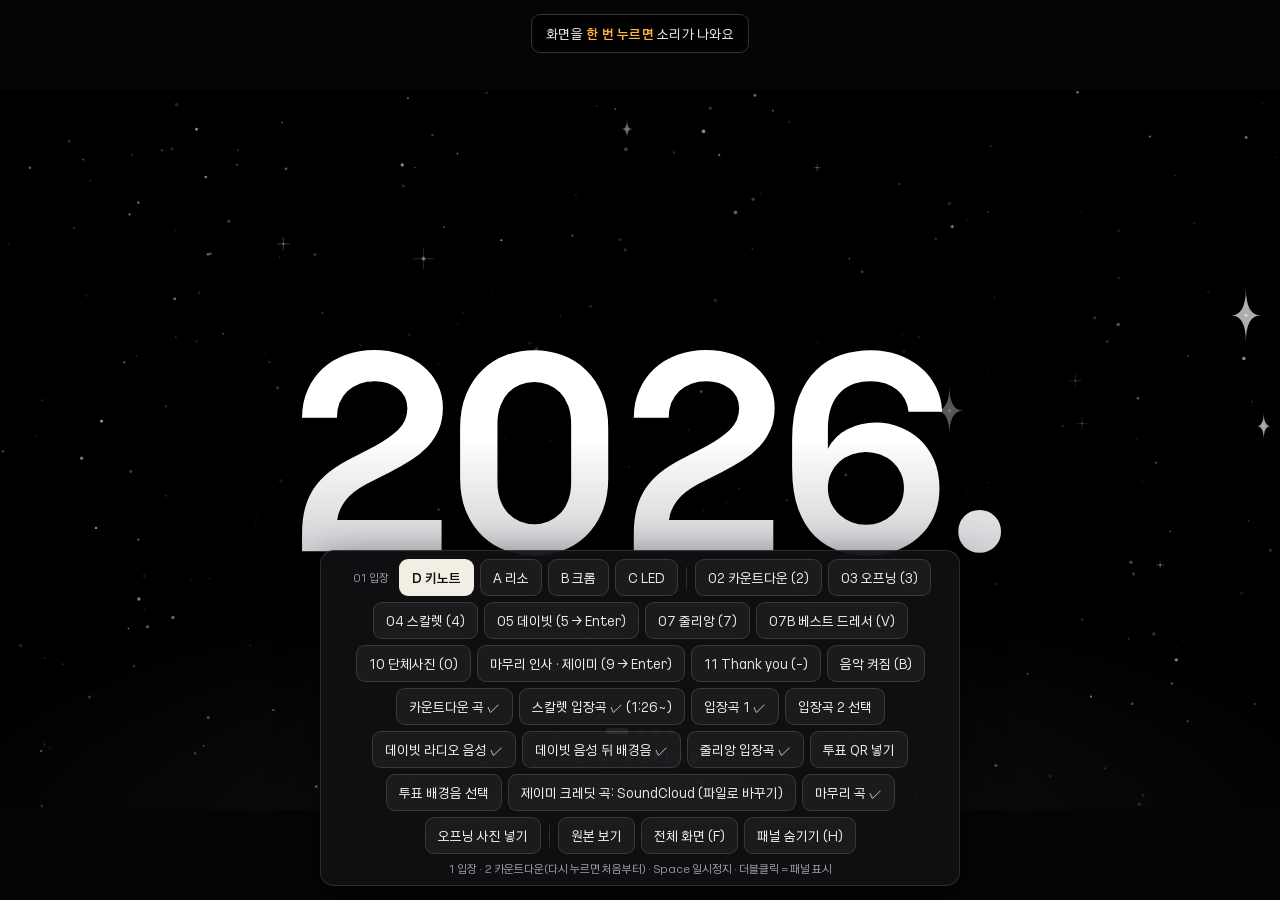
<file: yearend/show/index.html>
<!DOCTYPE html>
<html lang="ko">
<head>
<meta charset="utf-8">
<meta name="viewport" content="width=device-width,initial-scale=1">
<title>2026 스낵앤가든 송년회 · 상영 화면 시안</title>
<meta name="robots" content="noindex">
<meta property="og:type" content="website">
<meta property="og:site_name" content="링키지랩">
<meta property="og:title" content="2026 스낵앤가든 송년회 · 상영 화면">
<meta property="og:description" content="연결의 시작 · 01 입장 화면 시안 3종">
<meta property="og:url" content="https://linkagelab-edu.pages.dev/yearend/show/">
<meta property="og:image" content="https://linkagelab-edu.pages.dev/yearend/og-xmas.png?v=1">
<meta property="og:image:width" content="400">
<meta property="og:image:height" content="400">
<style>
@font-face{font-family:"Kakao Big Sans";src:url(../fonts/kbs-regular.woff2) format("woff2");font-weight:100 500;font-display:block}
@font-face{font-family:"Kakao Big Sans";src:url(../fonts/kbs-bold.woff2) format("woff2");font-weight:600 700;font-display:block}
@font-face{font-family:"Kakao Big Sans";src:url(../fonts/kbs-extrabold.woff2) format("woff2");font-weight:800 950;font-display:block}
@property --ang{syntax:'<angle>';inherits:false;initial-value:0deg}
:root{--ease-out:cubic-bezier(.23,1,.32,1);--ease-io:cubic-bezier(.645,.045,.355,1)}
*{box-sizing:border-box}
html,body{margin:0;height:100%;background:#050505;overflow:hidden;font-family:"Kakao Big Sans","Malgun Gothic",sans-serif;word-break:keep-all}
#show{position:fixed;inset:0;display:grid;place-items:center}
.stage{--silver:linear-gradient(180deg,#ffffff 0%,#ffffff 45%,#c7c7cc 100%);width:min(100vw,177.7778vh);height:min(100vh,56.25vw);position:relative;overflow:hidden;container-type:size;isolation:isolate}
.v{position:absolute;inset:0;opacity:0;visibility:hidden;transition:opacity .7s cubic-bezier(.4,0,.2,1),visibility 0s linear .7s}
/* 장면 전환: 앞 장면이 0.7초에 걸쳐 어두워진 뒤, 새 장면이 0.4초 늦게 0.9초에 걸쳐 밝아짐 (키노트식 암전 전환, 겹쳐 지저분하지 않게) */
.v.on{opacity:1;visibility:visible;transition:opacity .9s cubic-bezier(.4,0,.2,1) .4s,visibility 0s}
.grain{position:absolute;inset:0;pointer-events:none;opacity:.16;mix-blend-mode:overlay;background-image:url("data:image/svg+xml,%3Csvg xmlns='http://www.w3.org/2000/svg' width='200' height='200'%3E%3Cfilter id='n'%3E%3CfeTurbulence type='fractalNoise' baseFrequency='.9' numOctaves='3' stitchTiles='stitch'/%3E%3C/filter%3E%3Crect width='200' height='200' filter='url(%23n)'/%3E%3C/svg%3E")}

/* ───────── A · 리소 포스터 ───────── */
#va{--forest:#0f3a2c;--paper:#f1eee4;--pink:#ff4f9a;--ink:#0a1f17;background:var(--forest);color:var(--paper)}
#va .rows{position:absolute;inset:0;display:flex;flex-direction:column;justify-content:center;gap:0;transform:rotate(-6deg) scale(1.18)}
#va .row{white-space:nowrap;line-height:.86;font-weight:900;letter-spacing:-.045em}
#va .track{display:inline-flex;will-change:transform;animation:slideL var(--d,60s) linear infinite}
#va .row.r .track{animation-name:slideR}
#va .track span{padding-right:.35em}
#va .big{font-size:19cqw}
#va .big.solid{color:var(--paper)}
#va .big.line{color:transparent;-webkit-text-stroke:.18cqw var(--pink)}
#va .mid{font-size:5.2cqw;font-weight:700;color:var(--pink);letter-spacing:-.02em;line-height:1.5}
#va .mid span{padding-right:1.2em}
#va .star{display:inline-block;color:var(--pink);font-size:.55em;vertical-align:.32em;padding:0 .25em}
@keyframes slideL{to{transform:translateX(-50%)}}
@keyframes slideR{from{transform:translateX(-50%)}to{transform:translateX(0)}}
#va .ticket{position:absolute;left:50%;top:52%;width:44cqw;transform:translate(-50%,-50%) rotate(3.2deg);background:var(--paper);color:var(--ink);padding:3.4cqw 3.6cqw 3.2cqw;filter:drop-shadow(0 1.4cqw 2.2cqw #0007);animation:ticketIn 1.2s var(--ease-out) both .15s}
@keyframes ticketIn{from{opacity:0;transform:translate(-50%,-44%) rotate(-4deg)}to{opacity:1;transform:translate(-50%,-50%) rotate(3.2deg)}}
#va .ticket .k{font-size:1.05cqw;font-weight:700;letter-spacing:.22em;display:flex;justify-content:space-between}
#va .ticket h1{margin:1.6cqw 0 0;font-size:7.4cqw;font-weight:900;letter-spacing:-.05em;line-height:.95;text-shadow:.32cqw .22cqw 0 var(--pink)}
#va .ticket .sub{margin:1.5cqw 0 0;font-size:2.15cqw;font-weight:700;letter-spacing:-.03em}
#va .ticket .perf{margin:2.2cqw -3.6cqw 1.8cqw;border-top:.22cqw dashed #0a1f1755}
#va .ticket .meta{display:flex;justify-content:space-between;align-items:flex-end;font-weight:800}
#va .ticket .date{font-size:4.6cqw;letter-spacing:-.04em;line-height:1}
#va .ticket .day{font-size:1.25cqw;letter-spacing:.2em;font-weight:700;text-align:right;line-height:1.5}
#va .badge{position:absolute;right:7cqw;top:10cqh;width:15cqw;aspect-ratio:1;animation:spin 18s linear infinite}
#va .badge .disc{fill:var(--pink)}
#va .badge text{font:800 11.5px "Kakao Big Sans";letter-spacing:2.2px;fill:var(--ink)}
#va .badge text.day{font-size:30px;letter-spacing:0}
#va .badge .glass{fill:none;stroke:var(--ink);stroke-width:2.4;stroke-linejoin:round;stroke-linecap:round}
@keyframes spin{to{transform:rotate(360deg)}}
#va .badge .inner{transform-origin:50% 50%;animation:spin 18s linear infinite reverse}
#va .brand{position:absolute;left:4cqw;bottom:5cqh;font-size:1.1cqw;font-weight:700;letter-spacing:.24em;color:var(--paper);opacity:.85}

/* ───────── B · 크롬 홀로그램 ───────── */
#vb{background:radial-gradient(120% 90% at 50% 40%,#1b1236 0%,#0b0718 48%,#040309 100%);color:#e9ecf6;perspective:140cqw}
#vb .foil{position:absolute;left:50%;top:50%;width:70cqw;height:38cqw;margin:-19cqw 0 0 -35cqw;border-radius:4cqw;overflow:hidden;transform-style:preserve-3d;animation:tilt 14s var(--ease-io) infinite alternate;opacity:.95}
#vb .foil:before{content:"";position:absolute;inset:-40%;background:conic-gradient(from var(--ang),#ff9ad5,#ffe9a8,#9ef3d6,#9ec9ff,#c7a8ff,#ff9ad5);filter:blur(4cqw) saturate(1.15);animation:turn 16s linear infinite}
#vb .foil:after{content:"";position:absolute;inset:0;background:repeating-linear-gradient(115deg,#ffffff00 0 1.4cqw,#ffffff22 1.6cqw,#ffffff00 2.4cqw),linear-gradient(180deg,#ffffff30,#0000 40%,#0b071855);mix-blend-mode:overlay}
@keyframes turn{to{--ang:360deg}}
@keyframes tilt{0%{transform:rotateX(9deg) rotateY(-12deg) rotateZ(-2deg)}100%{transform:rotateX(-7deg) rotateY(12deg) rotateZ(2deg)}}
#vb .chrome{position:absolute;inset:0;display:grid;place-content:center;text-align:center;z-index:2}
#vb h1{margin:0;font-weight:900;font-size:13.6cqw;line-height:.86;letter-spacing:-.055em;background:linear-gradient(176deg,#ffffff 0%,#d9deea 22%,#6f7488 44%,#20222c 50%,#9da3b8 58%,#f4f6fb 76%,#aeb4c6 100%);-webkit-background-clip:text;background-clip:text;color:transparent;filter:drop-shadow(0 .35cqw 0 #0b0718aa) drop-shadow(0 1.6cqw 2.4cqw #0008);position:relative}
#vb h1 .amp{font-size:.55em;vertical-align:.38em;letter-spacing:0;padding:0 .08em}
#vb h1 .shine{position:absolute;inset:0;background:linear-gradient(105deg,#fff0 40%,#ffffffcc 49%,#fff0 58%) no-repeat;background-size:250% 100%;-webkit-background-clip:text;background-clip:text;color:transparent;animation:sweep 6s var(--ease-io) infinite 1.2s}
@keyframes sweep{0%{background-position:180% 0}55%,100%{background-position:-80% 0}}
#vb .chips{display:flex;justify-content:center;gap:1.2cqw;margin-top:3.2cqw}
#vb .chip{padding:.9cqw 2cqw;border-radius:99cqw;font-size:1.9cqw;font-weight:700;letter-spacing:-.02em;color:#140d26;background:linear-gradient(180deg,#fdfdff,#c9cede 55%,#eef0f7);box-shadow:inset 0 .12cqw 0 #fff,inset 0 -.18cqw 0 #8c91a5,0 .8cqw 1.6cqw #0006}
#vb .chip.dark{background:#0b071899;color:#f1f2fa;box-shadow:inset 0 0 0 .12cqw #ffffff55;backdrop-filter:blur(1cqw)}
#vb .top{position:absolute;left:5cqw;right:5cqw;top:7cqh;display:flex;justify-content:space-between;font-size:1.15cqw;font-weight:700;letter-spacing:.26em;color:#cfd3e2;z-index:3}
#vb .spark{position:absolute;width:var(--s);aspect-ratio:1;z-index:3;animation:tw var(--t,3.2s) ease-in-out infinite var(--dl,0s)}
#vb .spark svg{width:100%;height:100%;display:block}
@keyframes tw{0%,100%{transform:scale(.2) rotate(0);opacity:0}45%{transform:scale(1) rotate(45deg);opacity:1}70%{opacity:.9}}
#vb .chrome>*{animation:rise 1.1s var(--ease-out) both}
#vb .chips{animation-delay:.25s}
@keyframes rise{from{opacity:0;transform:translateY(2cqw)}to{opacity:1;transform:none}}

/* ───────── C · LED 전광판 ───────── */
#vc{background:#030303}
#vc canvas{position:absolute;inset:0;width:100%;height:100%;image-rendering:pixelated}
#vc #ledGlow{filter:blur(.55cqw) saturate(1.4);opacity:.85;mix-blend-mode:screen}
#vc .mask{position:absolute;inset:0;pointer-events:none;background:radial-gradient(circle at 50% 50%,#0000 0 34%,#030303 46%);background-size:calc(100cqw / 192) calc(100cqh / 108)}
#vc .scan{position:absolute;inset:0;pointer-events:none;background:linear-gradient(180deg,#fff0 0,#ffffff08 50%,#fff0 100%);background-size:100% 16cqh;animation:scan 7s linear infinite;mix-blend-mode:screen}
@keyframes scan{to{background-position:0 16cqh}}

/* ───────── D · 키노트 ───────── */
#vd{background:#000;color:#f5f5f7;--grey:#86868b;--grad:linear-gradient(100deg,#8e8e93 0%,#f5f5f7 50%,#8e8e93 100%)}
#vd #dStars{position:absolute;inset:0;width:100%;height:100%;pointer-events:none}
#vd .glow{position:absolute;left:50%;bottom:-38cqh;width:120cqw;height:70cqh;transform:translateX(-50%);background:radial-gradient(closest-side,#ffffff14,#ffffff08 55%,#0000);filter:blur(2cqw);animation:breathe 9s ease-in-out infinite}
@keyframes breathe{50%{opacity:.55;transform:translateX(-50%) scale(1.06)}}
#vd .slide{position:absolute;inset:0;display:grid;place-content:center;text-align:center;opacity:0;pointer-events:none}
#vd .slide.in{animation:kIn 1.4s var(--ease-out) .8s both}
#vd .slide.out{animation:kOut .7s ease-in both}
@keyframes kIn{from{opacity:0;filter:blur(1.2cqw);transform:scale(1.04)}to{opacity:1;filter:blur(0);transform:none}}
@keyframes kOut{from{opacity:1;filter:blur(0)}to{opacity:0;filter:blur(.8cqw);transform:scale(.985)}}
#vd .hero{font-weight:900;font-size:21cqw;letter-spacing:-.06em;line-height:.9;margin:0;background:var(--silver);-webkit-background-clip:text;background-clip:text;color:transparent;padding:0 .04em .06em}
#vd .say{font-weight:800;font-size:6.6cqw;letter-spacing:-.045em;line-height:1.12;margin:0}
#vd .say em{font-style:normal;color:#ffb547;text-shadow:0 0 1.2cqw #ffb54740} /* Jamie: '함께여서' 앰버 골드 포인트 (줄리앙과 같은 색) */
#vd .lock{font-weight:800;font-size:9.6cqw;letter-spacing:-.05em;line-height:1;margin:0}
#vd .lock .amp{color:var(--grey);font-weight:400}
#vd .cap{margin:2.2cqw 0 0;font-size:2.2cqw;font-weight:500;color:var(--grey);letter-spacing:-.02em}
#vd .cap b{color:#f5f5f7;font-weight:700}
#vd .foot{position:absolute;left:0;right:0;bottom:6cqh;text-align:center;font-size:1.05cqw;letter-spacing:.3em;color:#55555a;font-weight:700}
#vd .dots{position:absolute;left:50%;bottom:10.5cqh;transform:translateX(-50%);display:flex;gap:.7cqw}
#vd .dots i{width:.5cqw;height:.5cqw;border-radius:50%;background:#3a3a3e;transition:background .4s,width .4s var(--ease-out)}
#vd .dots i.on{background:#f5f5f7;width:1.8cqw;border-radius:1cqw}

/* ───────── 02 · 카운트다운 (키노트) ───────── */
#vk{background:#000;color:#f5f5f7;--grey:#86868b;--grad:linear-gradient(100deg,#8e8e93 0%,#f5f5f7 50%,#8e8e93 100%)}
#vk .layer{position:absolute;inset:0;display:grid;place-content:center;text-align:center;opacity:0;will-change:opacity,transform,filter}
#vk .att h2{margin:0;font-weight:800;font-size:6.6cqw;letter-spacing:-.045em;line-height:1.1}
#vk .att p{margin:2cqw 0 0;font-size:2.2cqw;font-weight:500;color:var(--grey);letter-spacing:-.02em}
#vk .num{font-weight:900;font-size:36cqw;letter-spacing:-.07em;line-height:.8;font-variant-numeric:tabular-nums;padding:0 .06em .04em}
#vk .num.hot{background:var(--silver);-webkit-background-clip:text;background-clip:text;color:transparent}
#vk .fin p{margin:0;font-weight:800;font-size:6.6cqw;letter-spacing:-.045em}
#vk .fin em{font-style:normal;background:var(--silver);-webkit-background-clip:text;background-clip:text;color:transparent}
#vk .bar{position:absolute;left:50%;bottom:10.5cqh;width:24cqw;height:.18cqw;margin-left:-12cqw;background:#2a2a2e;border-radius:1cqw;overflow:hidden;opacity:0;transition:opacity .5s}
#vk .bar i{position:absolute;inset:0;background:var(--grad);transform-origin:left;transform:scaleX(0)}
/* 02 앞 인트로 'FRIDAY 12.04' (Kinetic Stack → Slot Machine) — 광고 오프닝처럼: 거대한 FRIDAY가 층층이 쾅쾅 쌓임 → 바깥 줄이 좌우로 빠지며 가운데만 남아 위로 → 12.04 숫자 릴이 돌다 하나씩 멈춤 */
#vk .fri{position:absolute;inset:0;overflow:hidden;opacity:0;pointer-events:none}
#vk .fri .row{position:absolute;left:50%;top:50%;font-weight:900;font-size:14.5cqw;line-height:1;letter-spacing:-.06em;white-space:nowrap;will-change:transform,opacity}
#vk .fri .row.o{color:transparent;-webkit-text-stroke:.14cqw #6e6e73}
#vk .fri .date{position:absolute;left:50%;top:50%;display:flex;align-items:flex-end;font-weight:900;font-size:17cqw;letter-spacing:-.05em;line-height:1;font-variant-numeric:tabular-nums;will-change:transform,opacity}
#vk .fri .col{display:inline-block;height:1em;overflow:hidden}
#vk .fri .reel{display:flex;flex-direction:column;will-change:transform}
#vk .fri .reel span{height:1em;line-height:1em;display:block;text-align:center}
#vk .fri .dt{display:inline-block;width:.32em;text-align:center}
#vk .fri .sub{position:absolute;left:0;right:0;top:79%;text-align:center;font-weight:700;font-size:1.6cqw;letter-spacing:.42em;text-indent:.42em;color:var(--grey);opacity:0}
#vk .foot{position:absolute;left:0;right:0;bottom:6cqh;text-align:center;font-size:1.05cqw;letter-spacing:.3em;color:#55555a;font-weight:700}

/* ───────── 03 · 오프닝 (키노트 사진 벽) ───────── */
#vo{background:#000;color:#f5f5f7;--grey:#86868b;--grad:linear-gradient(100deg,#8e8e93 0%,#f5f5f7 50%,#8e8e93 100%)}
#vo .plane{position:absolute;left:50%;top:50%;width:113cqw;height:200cqh;margin:-100cqh 0 0 -56.5cqw;display:flex;gap:1.2cqw;justify-content:center;transform-origin:50% 50%;will-change:transform,opacity}
#vo .col{width:15cqw;flex:none;position:relative;height:100%}
#vo .strip{position:absolute;left:0;top:0;width:100%;display:flex;flex-direction:column;gap:1.2cqw;will-change:transform}
#vo .tile{width:15cqw;height:18.75cqw;flex:none;border-radius:1.1cqw;overflow:hidden;position:relative;background:var(--ph)}
#vo .tile img{position:absolute;inset:0;width:100%;height:100%;object-fit:cover;display:block}
#vo .veil{position:absolute;inset:0;background:radial-gradient(ellipse 62% 58% at 50% 50%,#000f 0%,#000d 42%,#0007 100%);opacity:0;pointer-events:none}
#vo .title{position:absolute;inset:0;display:grid;place-content:center;text-align:center;opacity:0;will-change:opacity,filter,transform}
#vo .yr{font-weight:700;font-size:1.3cqw;letter-spacing:.32em;color:var(--grey);margin-bottom:1.6cqw}
#vo h1{position:relative;margin:0;font-weight:800;font-size:11cqw;letter-spacing:-.05em;line-height:1}
/* Goodbye 2026 주변 반짝이(Jamie): 글자 위로 빛줄기가 4.5초마다 스치고, 둘레에서 작은 별이 차례로 반짝 */
#vo h1 .gb{background:linear-gradient(100deg,#fff0 42%,#fff 50%,#fff0 58%) 160% 0/260% 100% no-repeat,linear-gradient(#f5f5f7,#f5f5f7);-webkit-background-clip:text;background-clip:text;color:transparent;animation:oShine 4.5s ease-in-out 12.2s infinite}
#vo h1 em{background-image:linear-gradient(100deg,#fff0 42%,#fff 50%,#fff0 58%),var(--silver);background-size:260% 100%,100% 100%;background-position:160% 0,0 0;background-repeat:no-repeat;-webkit-background-clip:text;background-clip:text;animation:oShine 4.5s ease-in-out 12.45s infinite}
@keyframes oShine{0%{background-position:160% 0,0 0}35%,100%{background-position:-60% 0,0 0}}
#vo .spk{position:absolute;width:var(--s);height:var(--s);left:var(--x);top:var(--y);transform:translate(-50%,-50%) scale(0);opacity:0;animation:oSpk 2.6s ease-in-out infinite;animation-delay:var(--d);pointer-events:none;filter:drop-shadow(0 0 .35cqw #fff)}
#vo .spk svg{display:block;width:100%;height:100%;fill:#fff}
@keyframes oSpk{0%,100%{opacity:0;transform:translate(-50%,-50%) scale(0) rotate(0)}18%{opacity:1;transform:translate(-50%,-50%) scale(1) rotate(45deg)}36%{opacity:0;transform:translate(-50%,-50%) scale(.2) rotate(90deg)}}
#vo h1 em{font-style:normal;background:var(--silver);-webkit-background-clip:text;background-clip:text;color:transparent;padding-right:.04em}
#vo h1 .amp{color:var(--grey);font-weight:400}
#vo .title p{margin:2.2cqw 0 0;font-size:2.2cqw;font-weight:500;color:var(--grey);letter-spacing:-.02em}
#vo .foot{position:absolute;left:0;right:0;bottom:6cqh;text-align:center;font-size:1.05cqw;letter-spacing:.3em;color:#55555a;font-weight:700;opacity:0}

/* ───────── 04 · 스칼렛 (키노트 + Vogue) ───────── */
#vs{background:#000;color:#f5f5f7;--grey:#86868b}
#vs .glow{position:absolute;left:50%;top:56%;width:90cqw;height:60cqh;transform:translate(-50%,-50%);background:radial-gradient(closest-side,#ffffff2e,#ffffff12 45%,#ffffff06 70%,#0000);filter:blur(2cqw);opacity:0;will-change:opacity,transform}
#vs .copy{position:absolute;inset:0;display:grid;place-content:center;text-align:center}
#vs .pw{margin:0 0 .6cqw;font-weight:500;font-size:2.8cqw;color:var(--grey);letter-spacing:-.02em;opacity:0;will-change:opacity,filter,transform}
#vs svg{width:64cqw;height:auto;display:block;margin:0 auto;overflow:visible}
#vs svg path{fill:none;stroke:url(#sigGrad);stroke-width:3.6;stroke-linecap:round;stroke-linejoin:round;stroke-dasharray:1;stroke-dashoffset:1}
#vs svg path.fine{stroke-width:2.1}
#vs .kr{margin:1.2cqw 0 0;font-weight:800;font-size:3.4cqw;letter-spacing:.32em;text-indent:.32em;color:#f5f5f7;opacity:0;will-change:opacity,filter,transform}
#vs .flash{position:absolute;inset:0;background:#fff;opacity:0;pointer-events:none}
#vs canvas{position:absolute;inset:0;width:100%;height:100%;pointer-events:none}
#vs #sFx{mix-blend-mode:screen}
#vs svg{filter:drop-shadow(0 0 .7cqw #ffffff55) drop-shadow(0 0 2cqw #ffffff22)}
#vs .foot{position:absolute;left:0;right:0;bottom:6cqh;text-align:center;font-size:1.05cqw;letter-spacing:.3em;color:#55555a;font-weight:700}

/* ───────── 05 · 데이빗 (레트로 라디오) ───────── */
#vr{background:radial-gradient(120% 100% at 50% 45%,#2a1a0e 0%,#140c06 55%,#070402 100%);color:#f3e3c3;--amber:#ffb547;--cream:#f6e6c6}
#vr canvas{position:absolute;inset:0;width:100%;height:100%}
/* 라디오 음성 자막 — 배경에 컴퓨터 화면처럼 한 글자씩 타이핑(커서 깜빡), 지난 줄은 흐리게 */
#vr .sub{position:absolute;left:5cqw;right:5cqw;top:6cqh;font-weight:800;font-size:3.9cqw;line-height:1.38;word-break:keep-all;letter-spacing:-.01em;color:#ffb547}
#vr .shade{position:absolute;inset:0;background:#050302;opacity:0;pointer-events:none} /* 자막 뜰 때 라디오를 아주 어둡게 */
/* 자막 화면 우측 하단 ON AIR — 붉은 원이 숨 쉬듯 빛나고 바깥으로 전파가 퍼짐 */
#vr .onair{position:absolute;right:4.5cqw;bottom:6cqh;display:flex;align-items:center;gap:1.6cqw;opacity:0;pointer-events:none}
#vr .onair .dot{position:relative;width:3.4cqw;height:3.4cqw;border-radius:50%;background:radial-gradient(circle at 38% 35%,#ff8a70 0%,#ff2a14 45%,#b80f05 100%);box-shadow:0 0 1cqw #ff3a1acc,0 0 3cqw #ff2a1488,0 0 7cqw #ff1a0a44,inset 0 0 .6cqw #ffd0c088;animation:oaBeat 1.6s ease-in-out infinite}
#vr .onair .dot i{position:absolute;inset:0;border-radius:50%;border:.18cqw solid #ff4a2a;animation:oaWave 1.6s ease-out infinite}
#vr .onair .dot i+i{animation-delay:.8s}
#vr .onair .tx{display:flex;flex-direction:column;line-height:1}
#vr .onair b{font-weight:900;font-size:3.4cqw;letter-spacing:.16em;color:#fff1ea;text-shadow:0 0 .6cqw #ff5a3c,0 0 1.8cqw #ff3a1a99}
#vr .onair small{margin-top:.7cqw;font-weight:800;font-size:1.1cqw;letter-spacing:.3em;color:#ff9a80}
#vr .onair em{font-style:normal;color:#fff1ea;letter-spacing:.12em}
@keyframes oaBeat{0%,100%{transform:scale(1);filter:brightness(1)}50%{transform:scale(1.08);filter:brightness(1.35)}}
@keyframes oaWave{0%{transform:scale(1);opacity:.9}100%{transform:scale(2.8);opacity:0}}
#vr .sub div{opacity:.3;white-space:pre-wrap}#vr .sub div.now{opacity:.95;text-shadow:0 0 .8cqw #ffb54766}
#vr .sub .host{color:#cfe3ff}#vr .sub .host.now{text-shadow:0 0 .8cqw #8fbaff66}#vr .sub .host i{background:#cfe3ff} /* 진행자 = 차가운 하늘색, 게스트(데이빗) = 호박색 — 이름은 숨겨 '누구 목소리지?' 궁금하게 */
#vr .sub b{font-weight:800;letter-spacing:.18em;font-size:.5em;margin-right:.8em;vertical-align:.25em;color:#f3e3c3}
#vr .sub i{display:inline-block;width:.55em;height:1.05em;vertical-align:-.15em;background:#ffb547;animation:rCur 1s steps(1) infinite}
@keyframes rCur{50%{opacity:0}}
#vr .lamp{position:absolute;left:50%;top:13%;transform:translateX(-50%);padding:1cqw 2.6cqw;border-radius:1.2cqw;font-weight:900;font-size:2.6cqw;letter-spacing:.22em;text-indent:.22em;color:#3a0d08;background:#3a1410;border:.25cqw solid #5a2018;transition:none}
#vr .lamp.lit{color:#fff4ea;background:radial-gradient(120% 140% at 50% 40%,#ff5a3c,#d1261a 70%);border-color:#ff8a6a;box-shadow:0 0 2cqw #ff4a2a99,0 0 6cqw #ff3a1a55,inset 0 0 1.2cqw #ffd0b088;text-shadow:0 0 .8cqw #ffd6c2}
#vr .readout{position:absolute;left:50%;top:56%;transform:translateX(-50%);font-weight:800;font-size:1.5cqw;letter-spacing:.3em;color:var(--amber);opacity:0;text-shadow:0 0 .8cqw #ffb54788}
#vr .name{position:absolute;inset:0;display:grid;place-content:center;text-align:center;pointer-events:none}
#vr .name p{margin:0 0 .8cqw;font-weight:700;font-size:2.4cqw;letter-spacing:.3em;text-indent:.3em;color:#d9b98a;opacity:0}
#vr .name h1{margin:0;font-weight:900;font-size:19cqw;letter-spacing:-.04em;line-height:.9;color:#fff1d6;opacity:0;text-shadow:0 0 .6cqw #ffcf8a,0 0 2.2cqw #ffb547cc,0 0 6cqw #ff8a3a88,0 0 12cqw #ff6a2a55}
#vr .name p.kr{margin:2.2cqw 0 0;font-size:5.6cqw;font-weight:900;letter-spacing:.42em;text-indent:.42em;color:#fff1d6;text-shadow:0 0 .5cqw #ffcf8a,0 0 1.6cqw #ffb547cc,0 0 4cqw #ff8a3a88,0 0 8cqw #ff6a2a44}
#vr .scan{position:absolute;inset:0;pointer-events:none;background:repeating-linear-gradient(180deg,#0000 0 .28cqh,#00000038 .28cqh .56cqh);mix-blend-mode:multiply}
#vr .vig{position:absolute;inset:0;pointer-events:none;background:radial-gradient(ellipse at 50% 50%,#0000 55%,#000a 100%)}
/* 07 줄리앙 — 순검정 키노트 · '2026'이 별빛 입자로 흩어져 'Julian.'으로 다시 모이고, 아래로 2027의 새벽 지평선 */
/* 07B 베스트 드레서 투표 — 순검정 · 왼쪽 큰 제목, 오른쪽 흰 QR 카드(테두리에 브랜드 그라데이션 빛이 천천히 돎) · 투표 내내 띄워 두는 화면이라 잔잔하게 */
#vq{background:#000;color:#f5f5f7;--grey:#86868b;--grad:linear-gradient(100deg,#8e8e93 0%,#f5f5f7 50%,#8e8e93 100%)}
#vq .wrap{position:absolute;inset:0;display:grid;grid-template-columns:1fr auto;align-items:center;gap:6cqw;padding:0 9cqw}
#vq .live{display:inline-flex;align-items:center;gap:.9cqw;margin:0 0 2.4cqw;font-weight:800;font-size:1.15cqw;letter-spacing:.32em;color:#f5f5f7}
#vq .live i{width:.75cqw;height:.75cqw;border-radius:.15cqw;background:#ff453a;box-shadow:0 0 1cqw #ff453a;animation:qBlink 1.4s steps(1) infinite}
@keyframes qBlink{50%{opacity:.2}}
#vq h1{margin:0;font-weight:900;font-size:11.5cqw;line-height:.86;letter-spacing:-.06em}
#vq h1 span{display:block}
#vq h1 .g b{font-weight:900;background:linear-gradient(100deg,#fff0 40%,#fffe 50%,#fff0 60%) 150% 0/250% 100% no-repeat,var(--silver);-webkit-background-clip:text;background-clip:text;color:transparent;padding:0 .04em .08em 0;animation:qShine 7s 3s ease-in-out infinite}
@keyframes qShine{0%{background-position:150% 0,0 0}22%,100%{background-position:-60% 0,0 0}}
#vq .ask{margin:3.2cqw 0 0;font-weight:800;font-size:2.5cqw;letter-spacing:-.035em}
#vq .hint{margin:.9cqw 0 0;font-weight:500;font-size:1.5cqw;color:var(--grey);letter-spacing:-.02em}
#vq .card{position:relative;width:29cqw;aspect-ratio:1}
#vq .card::before,#vq .card::after{content:"";position:absolute;inset:-.3cqw;border-radius:2cqw;background:conic-gradient(from var(--ang),#ffffff,#6e6e73,#d1d1d6,#48484a,#ffffff);animation:qSpin 8s linear infinite}
#vq .card::after{inset:.5cqw;filter:blur(3cqw);opacity:.45;z-index:-1}
@keyframes qSpin{to{--ang:360deg}}
#vq .qr{position:absolute;inset:0;border-radius:1.75cqw;background:#fff;display:grid;place-items:center;padding:2.2cqw;overflow:hidden;z-index:1}
#vq .qr img{width:100%;height:100%;object-fit:contain;image-rendering:pixelated;display:none}
#vq .qr.has img{display:block}
#vq .qr .ph{display:grid;place-items:center;width:100%;height:100%;border:.15cqw dashed #c7c7cc;border-radius:1cqw;color:#8e8e93;font-weight:700;font-size:1.4cqw;text-align:center;line-height:1.6}
#vq .qr.has .ph{display:none}
#vq .an{opacity:0;animation:qIn 1.1s var(--ease-out) both}
#vq .card.an{animation-name:qCard}
@keyframes qIn{from{opacity:0;transform:translateY(2.2cqw);filter:blur(.9cqw)}to{opacity:1;transform:none;filter:none}}
@keyframes qCard{from{opacity:0;transform:scale(.92);filter:blur(1cqw)}to{opacity:1;transform:none;filter:none}}
#vq .foot{position:absolute;left:0;right:0;bottom:6cqh;text-align:center;font-size:1.05cqw;letter-spacing:.3em;color:#55555a;font-weight:700}
/* 10 단체사진 — 사람들이 화면 앞 아래쪽에 서므로 글자는 위쪽 · 역광 안 되게 순검정 + 아래에서 은은히 올라오는 브랜드색 오로라(사진에 테두리 빛) */
#vg{background:#000;color:#f5f5f7;--grey:#86868b;overflow:hidden}
#vg .aur{position:absolute;left:-20%;right:-20%;bottom:-38%;height:75%;filter:blur(4.5cqw);opacity:.45;pointer-events:none;isolation:isolate}
#vg .aur i{position:absolute;top:34%;height:36%;width:44%;border-radius:50%;mix-blend-mode:screen;animation:gDrift 22s ease-in-out infinite alternate}
#vg .aur i:nth-child(1){left:6%;background:#8e8e93;animation-duration:24s}
#vg .aur i:nth-child(2){left:34%;top:28%;background:#d1d1d6;animation-duration:19s;animation-delay:-6s}
#vg .aur i:nth-child(3){left:60%;background:#8e8e93;animation-duration:27s;animation-delay:-11s}
@keyframes gDrift{from{transform:translateX(-8%) scaleY(.85)}to{transform:translateX(8%) scaleY(1.15)}}
#vg .rim{position:absolute;left:0;right:0;bottom:0;height:45%;background:linear-gradient(#0000,#0000004d);pointer-events:none}
#vg .top{position:absolute;left:0;right:0;top:3.5cqh;text-align:center;font-size:1.05cqw;letter-spacing:.3em;color:#6e6e73;font-weight:700}
#vg .lock{position:absolute;left:0;right:0;top:8.5cqh;text-align:center}
#vg .kick{margin:0 0 1.6cqw;font-weight:700;font-size:1.6cqw;letter-spacing:.34em;text-indent:.34em;color:#a1a1a6}
#vg h1{margin:0;font-weight:900;font-size:10.6cqw;line-height:.9;letter-spacing:-.055em;white-space:nowrap}
#vg h1 em{font-style:normal;background:var(--silver);-webkit-background-clip:text;background-clip:text;color:transparent;padding:0 .04em}
#vg .sub{margin:2cqw 0 0;font-weight:700;font-size:2.4cqw;letter-spacing:-.03em;color:#d2d2d7}
#vg .an{opacity:0;animation:qIn 1.2s var(--ease-out) both}
/* 11 Thank you — 키노트 마지막 장: 'Thank you.' 한 마디가 가운데 → 위로 올라가며 감사 인사·귀가 안내가 차례로 */
#vt{background:#000;color:#f5f5f7;--grey:#86868b;--grad:linear-gradient(100deg,#8e8e93 0%,#f5f5f7 50%,#8e8e93 100%)}
#vt .glow{position:absolute;left:50%;bottom:-40cqh;width:120cqw;height:70cqh;transform:translateX(-50%);background:radial-gradient(closest-side,#ffffff12,#ffffff07 55%,#0000);filter:blur(2cqw);opacity:0;animation:tGlow 3s 2.6s ease both}
@keyframes tGlow{to{opacity:1}}
#vt .wrap{position:absolute;inset:0;display:grid;place-content:center;text-align:center}
#vt .hero{animation:tUp 1.3s 2.6s var(--ease-io) both}
@keyframes tUp{from{transform:translateY(9cqh)}to{transform:none}}
#vt .kick{margin:0 0 1.4cqw;font-weight:700;font-size:1.4cqw;letter-spacing:.34em;text-indent:.34em;color:var(--grey)}
#vt h2{margin:0;font-weight:900;font-size:15cqw;line-height:.95;letter-spacing:-.06em;background:var(--silver);-webkit-background-clip:text;background-clip:text;color:transparent;padding:0 .04em .06em}
#vt .msg{margin:2.4cqw 0 0;font-weight:800;font-size:3cqw;letter-spacing:-.04em}
#vt .guide{margin:3.2cqw auto 0;font-weight:500;font-size:1.8cqw;line-height:1.6;letter-spacing:-.02em;color:#a1a1a6}
#vt .guide b{color:#f5f5f7;font-weight:700}
#vt .foot{position:absolute;left:0;right:0;bottom:6cqh;text-align:center;font-size:1.05cqw;letter-spacing:.3em;color:#55555a;font-weight:700}
#vt .an{opacity:0;animation:qIn 1.2s var(--ease-out) both}
/* 09 마무리 인사 · 제이미 — 엔딩 크레딧(재미있게): 잡지식으로 크기·굵기·자리가 섞인 이름이 아래에서 들어올 때 글자가 디코딩되며 풀림
   · 팀이 바뀔 때 뒤로 아주 큰 외곽선 팀 이름이 천천히(시차) 지나감 · 양옆으로 흑백 폴라로이드 크루 사진이 더 빠르게 흘러감
   · 끝나면 'Jamie.' / 제이미 (모두 ce.t 의 함수 → 일시정지·건너뛰기에도 같은 화면) */
#ve{background:#000;color:#f5f5f7;--grey:#86868b}
#ve .roll{position:absolute;inset:0;overflow:hidden;-webkit-mask-image:linear-gradient(#0000,#000 14%,#000 86%,#0000);mask-image:linear-gradient(#0000,#000 14%,#000 86%,#0000)}
#ve .it{position:absolute;left:0;top:0;white-space:nowrap;will-change:transform,opacity}
#ve .nm{font-weight:700;letter-spacing:-.03em;line-height:1}
#ve .nm.b{font-weight:900;letter-spacing:-.05em}
#ve .nm.l{font-weight:500;color:#d1d1d6}
#ve .nm{text-align:center}#ve .nm .en{display:block;position:relative}
/* 크레딧 이름 모션: 큰 이름 = Box Reveal(흰 박스가 덮었다 걷힘) · 중간 = Letter Shuffle + Echo Trail(잔상) · 작은 이름·한글 = Mask Slide(선 아래서 쑥) */
#ve .nm.b .en::after{content:'';position:absolute;left:-.06em;right:-.06em;top:.02em;bottom:-.04em;background:#f5f5f7;transform-origin:var(--bo,left);transform:scaleX(var(--bx,0))}
#ve .nm .ko{display:block;margin-top:.28em;font-size:max(.36em,1.15cqw);font-weight:700;letter-spacing:.24em;text-indent:.24em;color:#8e8e93}
#ve .tw{font-weight:900;font-size:24cqw;letter-spacing:-.06em;line-height:1;color:transparent;-webkit-text-stroke:.12cqw rgba(255,255,255,.2)}
#ve .tl{font-weight:700;font-size:1.25cqw;letter-spacing:.42em;color:var(--grey)}
#ve .hd{text-align:center}
#ve .hd p{margin:0 0 1.2cqw;font-weight:700;font-size:1.3cqw;letter-spacing:.34em;color:var(--grey)}
#ve .hd h2{margin:0;font-weight:900;font-size:6cqw;letter-spacing:-.05em;line-height:1}
#ve .ph{width:11.5cqw;aspect-ratio:4/5;padding:.55cqw .55cqw 2cqw;background:#f5f5f7;border-radius:.2cqw;box-shadow:0 1cqw 3cqw #000a}
#ve .ph img{display:block;width:100%;height:100%;object-fit:cover;filter:grayscale(1) contrast(1.08)}
/* 크레딧 맨 끝 = Jamie. & Hayden. (11-26) — 다른 이름처럼 올라오다 가운데서 감속하며 멈춤 → 나머지는 어두워지고 제이미가 튀어나옴 */
#ve .jm{text-align:center}
#ve .jm .pair{display:flex;justify-content:center;align-items:flex-start;gap:3.2cqw}
#ve .jm .amp{font-weight:300;font-size:6cqw;line-height:1;color:#FFB547;margin-top:2.4cqw;opacity:0}
#ve.done .jm .amp{animation:krPop .7s cubic-bezier(.34,1.56,.64,1) .3s both}
#ve.done .jm .who:last-child h1{animation-delay:.18s}
#ve.done .jm .who:last-child .kr{animation-delay:.68s,2.38s}
#ve .jm h1{margin:0;font-weight:900;font-size:11cqw;letter-spacing:-.06em;line-height:.9;background:var(--silver);-webkit-background-clip:text;background-clip:text;color:transparent;padding:0 .04em .06em}
#ve .jm .kr{margin:1.4cqw 0 0;font-weight:800;font-size:3.2cqw;letter-spacing:.32em;text-indent:.32em;color:#f5f5f7;opacity:0}
#ve.done .jm h1{animation:jmHit 1.4s var(--ease-out) both}
@keyframes jmHit{0%{transform:scale(1);filter:drop-shadow(0 0 0 #fff0)}25%{transform:scale(1.07);filter:drop-shadow(0 0 3cqw #ffffffaa)}100%{transform:scale(1);filter:drop-shadow(0 0 1.2cqw #ffffff44)}}
#ve.done .it{transition:opacity 1.4s ease}
#ve.done .it:not(.jm){opacity:.14!important}
#ve.done .jm .kr{animation:krPop .8s cubic-bezier(.34,1.56,.64,1) .5s both,krPulse 1.8s ease-in-out 2.2s infinite alternate}
@keyframes krPop{from{opacity:0;transform:scale(1.6)}to{opacity:1;transform:scale(1)}}
@keyframes krPulse{from{opacity:1;transform:scale(1)}to{opacity:1;transform:scale(1.06)}}
#ve .roll{transition:opacity 1.2s ease}
#ve.hold *{animation-play-state:paused!important}
#vj{background:#000;color:#f5f5f7;--grey:#86868b;--grad:linear-gradient(100deg,#8e8e93 0%,#f5f5f7 50%,#8e8e93 100%)}
#vj canvas{position:absolute;inset:0;width:100%;height:100%}
#vj .pw{position:absolute;left:0;right:0;top:27%;margin:0;text-align:center;font-weight:500;font-size:2.8cqw;letter-spacing:-.02em;color:var(--grey);opacity:0;will-change:opacity,filter,transform}
#vj .fact{position:absolute;inset:0;display:flex;align-items:center;justify-content:center;white-space:nowrap;font-weight:900;letter-spacing:-.05em;line-height:1;opacity:0;will-change:opacity,transform,filter}
#vj .ln span{white-space:pre;color:#8e8e93}
#vj .ln i{display:inline-block;font-style:normal;white-space:pre;opacity:0;will-change:transform,opacity,filter}
#vj .ln .key{display:inline-block;position:relative;isolation:isolate;opacity:0;will-change:transform,opacity,filter}
#vj .ln .key{background:none!important;color:#f5f5f7}
#vj .ln .key .kt{position:relative;z-index:1;color:inherit}
#vj .ln .key i.hl{position:absolute;left:-.1em;right:-.1em;top:.06em;bottom:.02em;background:#fff;border-radius:.06em;z-index:-1;opacity:1;transform:scaleX(0);transform-origin:left center}
#vj .key{background:linear-gradient(100deg,#fff0 42%,#fffe 50%,#fff0 58%) 130% 0/300% 100% no-repeat,var(--silver);-webkit-background-clip:text;background-clip:text;color:transparent;padding:.04em 0 .08em}
#vj .ln{position:absolute;left:0;right:0;transform:translateY(-50%);display:flex;justify-content:center;white-space:nowrap;font-weight:800;font-size:4.6cqw;letter-spacing:-.05em;line-height:1;opacity:0}
#vj .kr{position:absolute;left:0;right:0;top:67%;margin:0;transform:translateY(-50%);text-align:center;font-weight:800;font-size:2.8cqw;letter-spacing:.32em;text-indent:.32em;color:#f5f5f7;opacity:0}
#vj .cap{position:absolute;left:0;right:0;bottom:6cqh;margin:0;text-align:center;font-size:1.05cqw;letter-spacing:.3em;color:#55555a;font-weight:700;opacity:0}


/* 운영 패널 */
#panel{position:fixed;left:50%;bottom:14px;transform:translateX(-50%);z-index:20;display:flex;gap:6px;align-items:center;flex-wrap:wrap;justify-content:center;padding:8px;border-radius:14px;background:#111114ee;border:1px solid #ffffff1f;box-shadow:0 12px 40px #0009;font-family:"Kakao Big Sans","Malgun Gothic",sans-serif;max-width:calc(100vw - 20px);transition:opacity .2s}
#panel.hide{opacity:0;pointer-events:none}
#panel button,#panel a{font:inherit;font-size:13px;color:#eee;background:#ffffff0d;border:1px solid #ffffff22;border-radius:9px;padding:8px 12px;cursor:pointer;text-decoration:none}
#panel button:hover,#panel a:hover{background:#ffffff22}
#panel button:focus-visible,#panel a:focus-visible{outline:2px solid #ff9ad5;outline-offset:2px}
#panel button[aria-pressed=true]{background:#f1eee4;color:#111;border-color:transparent;font-weight:700}
#panel .sep{width:1px;height:22px;background:#ffffff22;margin:0 2px}
#panel .hint{font-size:11px;color:#9a9aa3;padding:0 4px}
body.clean{cursor:none}
/* 11-26: 아이패드·휴대폰 '동작 줄이기'가 켜져 있어도 모션이 보이도록 기기 설정은 따르지 않음 — 주소 끝에 ?calm 을 붙일 때만 모션 끔 */
html.calm *{animation-duration:0s!important;animation-iteration-count:1!important;transition:none!important}
/* 모바일·다른 PC: 첫 터치 전엔 브라우저가 소리를 막음 → 안내 한 줄, 누르면 사라짐 */
#sndTap{position:fixed;left:50%;top:14px;transform:translateX(-50%);z-index:30;font:inherit;font-size:13px;letter-spacing:.02em;color:#f1eee4;background:#000000b3;border:1px solid #ffffff33;border-radius:9px;padding:9px 14px;cursor:pointer;backdrop-filter:blur(6px);transition:opacity .5s}
#sndTap b{color:#FFB547;font-weight:700}
.snd-on #sndTap{opacity:0;pointer-events:none}
/* 휴대폰: 패널이 화면을 다 가리지 않게 — 장면 버튼·음악 켜기·패널 숨기기만 한 줄로, 옆으로 밀어서 보기 (곡 고르기 버튼은 노트북에서만) */
@media (max-width:760px){
  #panel{flex-wrap:nowrap;overflow-x:auto;justify-content:flex-start;bottom:10px;padding:6px;gap:5px;scrollbar-width:none;-webkit-overflow-scrolling:touch}
  #panel::-webkit-scrollbar{display:none}
  #panel>*:not([data-v]):not(#bgmBtn):not(#hd){display:none}
  #panel button{white-space:nowrap;font-size:12px;padding:7px 10px;flex:none}
}
</style>
</head>
<body>
<button id="sndTap" type="button">화면을 <b>한 번 누르면</b> 소리가 나와요</button>
<main id="show" aria-label="송년회 01 입장 화면 시안">
<div class="stage">

<!-- D -->
<section class="v" id="vd" aria-label="D안 키노트">
  <canvas id="dStars" aria-hidden="true"></canvas>
  <div class="glow" aria-hidden="true"></div>
  <div class="slide"><h1 class="hero">2026.</h1></div>
  <div class="slide"><p class="say">올해도,<br><em>함께여서</em> 가능했습니다.</p></div>
  <div class="slide"><div><h1 class="lock">SNACK <span class="amp">&amp;</span> GARDEN</h1><p class="cap">2026 송년회 · <b>12.04 FRI 17:00</b></p></div></div>
  <div class="slide"><div><p class="say">Welcome.</p></div></div>
  <div class="dots" aria-hidden="true"><i></i><i></i><i></i><i></i></div>
  <div class="foot">LINKAGELAB</div>
</section>

<!-- 02 카운트다운 -->
<section class="v" id="vk" aria-label="02 카운트다운">
  <div class="fri" id="kFri" aria-label="FRIDAY 12.04">
    <span class="row o">FRIDAY</span><span class="row o">FRIDAY</span><span class="row">FRIDAY</span><span class="row o">FRIDAY</span><span class="row o">FRIDAY</span>
    <div class="date" id="kDate"></div>
    <p class="sub" id="kSub">2026 송년회 · 17:00</p>
  </div>
  <div class="layer att" id="kAtt"><div><h2>잠시 후 시작합니다.</h2><p>모두 화면을 봐 주세요.</p></div></div>
  <div class="layer" id="kNumWrap"><div class="num" id="kNum">10</div></div>
  <div class="layer fin" id="kFin"><p>시작합니다.</p></div>
  <div class="bar" id="kBar"><i></i></div>
  <div class="foot">LINKAGELAB</div>
</section>

<!-- 03 오프닝 -->
<section class="v" id="vo" aria-label="03 오프닝">
  <div class="plane" id="oPlane" aria-hidden="true"></div>
  <div class="veil" id="oVeil"></div>
  <div class="title" id="oTitle"><div><div class="yr">SNACK &amp; GARDEN</div><h1><span class="gb">Goodbye</span> <em>2026</em><i class="spk" style="--x:-3%;--y:10%;--s:3.74cqw;--d:12.0s"><svg viewBox="0 0 20 20"><path d="M10 0Q10 10 20 10Q10 10 10 20Q10 10 0 10Q10 10 10 0Z"/></svg></i><i class="spk" style="--x:14%;--y:-14%;--s:2.21cqw;--d:12.5s"><svg viewBox="0 0 20 20"><path d="M10 0Q10 10 20 10Q10 10 10 20Q10 10 0 10Q10 10 10 0Z"/></svg></i><i class="spk" style="--x:33%;--y:108%;--s:3.06cqw;--d:12.9s"><svg viewBox="0 0 20 20"><path d="M10 0Q10 10 20 10Q10 10 10 20Q10 10 0 10Q10 10 10 0Z"/></svg></i><i class="spk" style="--x:58%;--y:-18%;--s:4.08cqw;--d:13.3s"><svg viewBox="0 0 20 20"><path d="M10 0Q10 10 20 10Q10 10 10 20Q10 10 0 10Q10 10 10 0Z"/></svg></i><i class="spk" style="--x:80%;--y:105%;--s:2.38cqw;--d:13.7s"><svg viewBox="0 0 20 20"><path d="M10 0Q10 10 20 10Q10 10 10 20Q10 10 0 10Q10 10 10 0Z"/></svg></i><i class="spk" style="--x:101%;--y:-6%;--s:3.40cqw;--d:14.1s"><svg viewBox="0 0 20 20"><path d="M10 0Q10 10 20 10Q10 10 10 20Q10 10 0 10Q10 10 10 0Z"/></svg></i><i class="spk" style="--x:104%;--y:70%;--s:2.55cqw;--d:14.5s"><svg viewBox="0 0 20 20"><path d="M10 0Q10 10 20 10Q10 10 10 20Q10 10 0 10Q10 10 10 0Z"/></svg></i><i class="spk" style="--x:46%;--y:116%;--s:2.04cqw;--d:13.0s"><svg viewBox="0 0 20 20"><path d="M10 0Q10 10 20 10Q10 10 10 20Q10 10 0 10Q10 10 10 0Z"/></svg></i><i class="spk" style="--x:24%;--y:-20%;--s:2.72cqw;--d:14.8s"><svg viewBox="0 0 20 20"><path d="M10 0Q10 10 20 10Q10 10 10 20Q10 10 0 10Q10 10 10 0Z"/></svg></i><i class="spk" style="--x:70%;--y:-12%;--s:1.87cqw;--d:12.7s"><svg viewBox="0 0 20 20"><path d="M10 0Q10 10 20 10Q10 10 10 20Q10 10 0 10Q10 10 10 0Z"/></svg></i></h1><p>함께한 2026, 다가올 2027</p></div></div>
  <div class="foot" id="oFoot">LINKAGELAB</div>
</section>

<!-- 04 스칼렛 -->
<section class="v" id="vs" aria-label="04 스칼렛">
  <canvas id="sBeams" aria-hidden="true"></canvas>
  <div class="glow" id="sGlow" aria-hidden="true"></div>
  <div class="copy">
    <p class="pw" id="sPw" hidden></p><!-- Jamie: Please welcome. 문구 전부 삭제 -->
    <svg id="sSig" viewBox="0 0 480 150" role="img" aria-label="Scarlett">
      <defs><linearGradient id="sigGrad" x1="0" y1="0" x2="480" y2="0" gradientUnits="userSpaceOnUse"><stop offset="0" stop-color="#ffffff"/><stop offset=".5" stop-color="#f2f2f7"/><stop offset="1" stop-color="#d1d1d6"/></linearGradient></defs>
      <path pathLength="1" d="M110 32 C135 0 57 2 35 42 C17 75 100 62 94 92 C87 130 8 144 12 112 C14 100 33 94 49 96 C76 100 105 91 124 78"/>
      <path pathLength="1" d="M124 78 C139 64 152 70 146 77 C138 65 115 83 119 98 C124 116 153 95 168 81"/>
      <path pathLength="1" d="M168 81 C185 65 196 72 191 84 C183 67 162 82 161 99 C160 117 182 102 191 84 L185 103 Q185 114 206 91 L218 77"/>
      <path pathLength="1" d="M218 77 Q210 96 206 105 Q221 86 230 76 Q237 70 238 80 Q237 88 250 83 L264 74"/>
      <path pathLength="1" d="M264 74 C286 43 303 10 289 15 C269 21 249 70 249 97 C249 116 269 101 284 84"/>
      <path pathLength="1" d="M284 84 Q307 77 306 68 C304 53 282 72 278 91 Q274 112 298 103 Q314 96 329 80"/>
      <path pathLength="1" d="M329 80 L350 35 Q337 63 325 97 Q320 116 343 100 L363 80"/>
      <path pathLength="1" d="M363 80 L382 36 Q368 66 359 97 Q355 113 377 102 Q407 82 427 78 Q447 75 463 80"/>
      <path pathLength="1" class="fine" d="M311 66 Q347 57 397 58"/>
      <path pathLength="1" class="fine" d="M108 130 Q233 116 369 117 Q425 116 462 108"/>
    </svg>
    <p class="kr" id="sKr">스칼렛</p>
  </div>
  <canvas id="sFx" aria-hidden="true"></canvas>
  <div class="flash" id="sFlash"></div>
  <div class="foot">LINKAGELAB</div>
</section>

<!-- 05 데이빗 -->
<section class="v" id="vr" aria-label="05 데이빗 라디오">
  <canvas id="rC" aria-hidden="true"></canvas>
  <div class="lamp" id="rLamp">ON AIR</div>
  <div class="readout" id="rRead">FM 98.6 MHz</div>
  <div class="shade" id="rShade" aria-hidden="true"></div>
  <div class="sub" id="rSub" aria-hidden="true"></div>
  <div class="onair" id="rOnAir" aria-hidden="true"><span class="dot"><i></i><i></i></span><span class="tx"><b>ON AIR</b><small>FM 98.6 · LIVE <em id="rClock">00:00</em></small></span></div>
  <div class="name"><div><p id="rPw" hidden></p><h1 id="rName">David.</h1><p class="kr" id="rKr">데이빗</p></div></div>
  <div class="grain"></div><div class="scan"></div><div class="vig"></div>
</section>

<!-- A -->
<!-- 09 마무리 인사 · 제이미 (엔딩 크레딧) -->
<section class="v" id="ve" aria-label="마무리 인사 · 제이미">
  <div class="roll" id="eRoll"></div>
</section>

<!-- 11 Thank you -->
<section class="v" id="vt" aria-label="11 감사 · 귀가 안내">
  <div class="glow" aria-hidden="true"></div>
  <div class="wrap"><div class="hero">
    <p class="kick an" style="animation-delay:3.1s">UNTIL WE MEET AGAIN</p>
    <h2 class="an" style="animation-delay:.5s;animation-duration:1.6s">Thank you.</h2>
    <p class="msg an" style="animation-delay:3.4s">함께해 주셔서 감사합니다.</p>
    <p class="guide an" style="animation-delay:4.2s">안전하게 귀가하시고,<br>귀가 후 <b>카카오워크로 귀가 완료</b>를 공유해 주세요.</p>
  </div></div>
  <div class="foot an" style="animation-delay:5s">함께한 2026, 다가올 2027 · LINKAGELAB</div>
</section>

<!-- 10 단체사진 -->
<section class="v" id="vg" aria-label="10 단체사진">
  <div class="aur" aria-hidden="true"><i></i><i></i><i></i></div>
  <div class="rim" aria-hidden="true"></div>
  <div class="top an" style="animation-delay:.5s">LINKAGELAB</div>
  <div class="lock">
    <p class="kick an" style="animation-delay:.6s">2026 송년회 · 12.04</p>
    <h1 class="an" style="animation-delay:.75s">SNACK <em>&amp;</em> GARDEN</h1>
    <p class="sub an" style="animation-delay:1s">함께한 2026, 다가올 2027</p>
  </div>
</section>

<!-- 07B 베스트 드레서 투표 -->
<section class="v" id="vq" aria-label="07B 베스트 드레서 투표">
  <div class="wrap">
    <div>
      <p class="live an" style="animation-delay:.5s"><i></i>VOTING NOW</p>
      <h1><span class="an" style="animation-delay:.6s">Best</span><span class="g an" style="animation-delay:.78s"><b>Dresser.</b></span></h1>
      <p class="ask an" style="animation-delay:1.05s">베스트 드레서를 뽑아 주세요!</p>
      <p class="hint an" style="animation-delay:1.2s">휴대폰 카메라로 QR코드를 스캔해 주세요.</p>
    </div>
    <div class="card an" style="animation-delay:.9s"><div class="qr" id="qQr"><div class="ph">투표 QR<br>패널에서 넣어 주세요</div><img id="qImg" alt="베스트 드레서 투표 QR코드"></div></div>
  </div>
  <div class="foot">LINKAGELAB</div>
</section>

<!-- 07 줄리앙 -->
<section class="v" id="vj" aria-label="07 줄리앙">
  <canvas id="jC" aria-hidden="true"></canvas>
  <div id="jSum">
    <div class="ln" style="top:27.778%"><span class="pre">고용사업주 </span><b class="key">3</b><span class="post">회</span></div>
    <div class="ln" style="top:38.889%"><span class="pre"></span><b class="key">철탑</b><span class="post"> 훈장</span></div>
    <div class="ln" style="top:50.000%"><span class="pre"></span><b class="key">접근성</b><span class="post"> 이벤트</span></div>
    <div class="ln" style="top:61.111%"><span class="pre">링키지랩 창립 </span><b class="key">10</b><span class="post">주년</span></div>
    <div class="ln" style="top:72.222%"><span class="pre"></span><b class="key">제주</b><span class="post">미션트립 4월 23~25일</span></div>
  </div>
  <p class="pw" id="jPw" hidden></p>
  <p class="kr" id="jKr">줄리앙</p>
  <p class="cap" id="jCap">함께한 2026, 다가올 2027</p>
  <span class="sr" style="position:absolute;width:1px;height:1px;overflow:hidden;clip:rect(0 0 0 0)">Julian</span>
</section>

<section class="v" id="va" aria-label="A안 리소 포스터">
  <div class="rows" aria-hidden="true">
    <div class="row big solid" style="--d:70s"><div class="track"><span>SNACK<i class="star">✱</i>SNACK<i class="star">✱</i></span><span>SNACK<i class="star">✱</i>SNACK<i class="star">✱</i></span></div></div>
    <div class="row mid r" style="--d:46s"><div class="track"><span>함께한 2026, 다가올 2027</span><span>2026 송년회 · 12.04</span><span>함께한 2026, 다가올 2027</span><span>2026 송년회 · 12.04</span></div></div>
    <div class="row big line r" style="--d:80s"><div class="track"><span>GARDEN<i class="star">✱</i>GARDEN<i class="star">✱</i></span><span>GARDEN<i class="star">✱</i>GARDEN<i class="star">✱</i></span></div></div>
  </div>
  <svg class="badge" viewBox="0 0 200 200" aria-hidden="true">
    <circle class="disc" cx="100" cy="100" r="98"/>
    <defs><path id="circ" d="M100,100 m-74,0 a74,74 0 1,1 148,0 a74,74 0 1,1 -148,0"/></defs>
    <text><textPath href="#circ">WELCOME ✱ 2026 송년회 ✱ WELCOME ✱ 2026 송년회 ✱</textPath></text>
    <g class="inner"><text class="day" x="100" y="110" text-anchor="middle">12.04</text></g>
  </svg>
  <article class="ticket" id="ticket">
    <div class="k"><span>LINKAGELAB</span><span>ADMIT ALL</span></div>
    <h1>SNACK &amp;<br>GARDEN</h1>
    <p class="sub">2026 스낵앤가든 송년회</p>
    <div class="perf"></div>
    <div class="meta"><div class="date">12.04</div><div class="day">FRI<br>17:00</div></div>
  </article>
  <div class="brand">LINKAGELAB · SNACK &amp; GARDEN</div>
  <div class="grain"></div>
</section>

<!-- B -->
<section class="v" id="vb" aria-label="B안 크롬 홀로그램">
  <div class="foil" aria-hidden="true"></div>
  <div class="top"><span>LINKAGELAB</span><span>2026 → 2027</span></div>
  <div class="chrome">
    <h1>SNACK <span class="amp">&amp;</span><br>GARDEN<span class="shine" aria-hidden="true">SNACK <span class="amp">&amp;</span><br>GARDEN</span></h1>
    <div class="chips"><span class="chip">12.04 FRI 17:00</span><span class="chip dark">함께한 2026, 다가올 2027</span></div>
  </div>
  <div id="sparks" aria-hidden="true"></div>
  <div class="grain"></div>
</section>

<!-- C -->
<section class="v" id="vc" aria-label="C안 LED 전광판">
  <canvas id="led"></canvas>
  <canvas id="ledGlow"></canvas>
  <div class="mask"></div>
  <div class="scan"></div>
</section>

</div>
</main>

<nav id="panel" aria-label="시안 선택">
  <span class="hint">01 입장</span>
  <button data-v="d">D 키노트</button>
  <button data-v="a">A 리소</button>
  <button data-v="b">B 크롬</button>
  <button data-v="c">C LED</button>
  <span class="sep"></span>
  <button data-v="k">02 카운트다운 (2)</button>
  <button data-v="o">03 오프닝 (3)</button>
  <button data-v="s">04 스칼렛 (4)</button>
  <button data-v="r">05 데이빗 (5 → Enter)</button>
  <button data-v="j">07 줄리앙 (7)</button>
  <button data-v="q">07B 베스트 드레서 (V)</button>
  <button data-v="g">10 단체사진 (0)</button>
  <button data-v="e">마무리 인사 · 제이미 (9 → Enter)</button>
  <button data-v="t">11 Thank you (-)</button>
  <button id="bgmBtn">음악 켜짐 (B)</button>
  <button id="cdSongBtn">카운트다운 곡 선택</button><input type="file" id="cdSongFile" accept="audio/*" hidden>
  <button id="songBtn">스칼렛 입장곡 선택</button><input type="file" id="songFile" accept="audio/*" hidden>
  <button id="wSong1">입장곡 1 선택</button><input type="file" id="wFile1" accept="audio/*" hidden>
  <button id="wSong2">입장곡 2 선택</button><input type="file" id="wFile2" accept="audio/*" hidden>
  <button id="rvBtn">데이빗 라디오 음성 선택</button><input type="file" id="rvFile" accept="audio/*" hidden>
  <button id="rbBtn">데이빗 음성 뒤 배경음 선택</button><input type="file" id="rbFile" accept="audio/*" hidden>
  <button id="jSongBtn">줄리앙 입장곡 선택</button><input type="file" id="jSongFile" accept="audio/*" hidden>
  <button id="qQrBtn">투표 QR 넣기</button><input type="file" id="qQrFile" accept="image/*" hidden>
  <button id="qSongBtn">투표 배경음 선택</button><input type="file" id="qSongFile" accept="audio/*" hidden>
  <button id="eSongBtn">제이미 크레딧 곡 선택</button><input type="file" id="eSongFile" accept="audio/*" hidden>
  <button id="tSongBtn">마무리 곡 선택</button><input type="file" id="tSongFile" accept="audio/*" hidden>
  <button id="photoBtn">오프닝 사진 넣기</button><input type="file" id="photoFile" accept="image/*" multiple hidden>
  <span class="sep"></span>
  <a href="original.html">원본 보기</a>
  <button id="fs">전체 화면 (F)</button>
  <button id="hd">패널 숨기기 (H)</button>
  <span class="hint">1 입장 · 2 카운트다운(다시 누르면 처음부터) · Space 일시정지 · 더블클릭 = 패널 표시</span>
</nav>
<audio id="bgm" src="bgm.mp3" preload="auto"></audio>
<script src="entrance.js?v=1126d"></script>
<script>
(function(){ // 입장곡은 여기서 골라도 원본 상영본(04 스칼렛)과 같이 쓰입니다
  const btn=document.getElementById('songBtn'),input=document.getElementById('songFile');
  const label=()=>{btn.textContent=Entrance.name?'스칼렛 입장곡 ✓ (1:26~)':'스칼렛 입장곡 선택'};
  addEventListener('entrance-ready',label);label();
  btn.onclick=()=>input.click();
  input.onchange=async e=>{const f=e.target.files[0];if(!f)return;await Entrance.pick(f);label();e.target.value=''};
  const cb=document.getElementById('cdSongBtn'),ci=document.getElementById('cdSongFile');
  const cl=()=>{cb.textContent=CountSong.name?'카운트다운 곡 ✓':'카운트다운 곡 선택'};
  addEventListener('countsong-ready',cl);cl();
  cb.onclick=()=>ci.click();
  ci.onchange=async e=>{const f=e.target.files[0];if(!f)return;await CountSong.pick(f);cl();e.target.value=''};
  // 01 입장 음악 2곡
  WelcomeSongs.forEach((w,i)=>{const b=document.getElementById('wSong'+(i+1)),f=document.getElementById('wFile'+(i+1));
    const l=()=>{b.textContent=w.name?`입장곡 ${i+1} ✓`:`입장곡 ${i+1} 선택`};addEventListener('welcome-ready',l);l();
    b.onclick=()=>f.click();f.onchange=async e=>{const x=e.target.files[0];if(!x)return;await w.pick(x);l();e.target.value='';if(window.welcomeMusic&&'abcd'.includes(cur))welcomeMusic(true)}});
  const jb=document.getElementById('jSongBtn'),jf=document.getElementById('jSongFile');
  const jl=()=>{jb.textContent=JulianSong.name?'줄리앙 입장곡 ✓':'줄리앙 입장곡 선택'};addEventListener('julian-ready',jl);jl();
  jb.onclick=()=>jf.click();jf.onchange=async e=>{const x=e.target.files[0];if(!x)return;await JulianSong.pick(x);jl();e.target.value=''};
  // 07B 투표 QR·배경음 (노트북에만 저장)
  const qb=document.getElementById('qQrBtn'),qf=document.getElementById('qQrFile'),qs=document.getElementById('qSongBtn'),qsf=document.getElementById('qSongFile');
  const ql=()=>{qb.textContent=VoteQR.url?'투표 QR ✓ (다시 고르기)':'투표 QR 넣기';const box=document.getElementById('qQr'),img=document.getElementById('qImg');if(VoteQR.url){img.src=VoteQR.url;box.classList.add('has')}else{img.removeAttribute('src');box.classList.remove('has')}};
  addEventListener('voteqr-ready',ql);ql();qb.onclick=()=>qf.click();qf.onchange=async e=>{const x=e.target.files[0];if(!x)return;await VoteQR.pick(x);e.target.value=''};
  const qsl=()=>{qs.textContent=VoteSong.name?'투표 배경음 ✓':'투표 배경음 선택'};addEventListener('votesong-ready',qsl);qsl();
  qs.onclick=()=>qsf.click();qsf.onchange=async e=>{const x=e.target.files[0];if(!x)return;await VoteSong.pick(x);qsl();e.target.value='';if(cur==='q'&&bgmOn)VoteSong.play(0,1.2)};
  const eb=document.getElementById('eSongBtn'),ef=document.getElementById('eSongFile');
  const el=()=>{eb.textContent=CreditSong.name?'제이미 크레딧 곡 ✓ (파일)':'제이미 크레딧 곡: SoundCloud (파일로 바꾸기)'};addEventListener('credit-ready',el);el();
  eb.onclick=()=>ef.click();ef.onchange=async e=>{const x=e.target.files[0];if(!x)return;await CreditSong.pick(x);el();e.target.value='';if(cur==='e'&&bgmOn){CreditSong.play(ceSongPos(),0);CreditSong.el.volume=0}};
  const tb=document.getElementById('tSongBtn'),tf=document.getElementById('tSongFile');
  const tl=()=>{tb.textContent=ClosingSong.name?'마무리 곡 ✓':'마무리 곡 선택'};addEventListener('closing-ready',tl);tl();
  tb.onclick=()=>tf.click();tf.onchange=async e=>{const x=e.target.files[0];if(!x)return;await ClosingSong.pick(x);tl();e.target.value='';if(cur==='t'&&bgmOn)ClosingSong.play(0,1.5)};
  const rb=document.getElementById('rvBtn'),rf=document.getElementById('rvFile');
  const rl=()=>{rb.textContent=RadioVoice.name?'데이빗 라디오 음성 ✓':'데이빗 라디오 음성 선택'};addEventListener('radio-ready',rl);rl();
  rb.onclick=()=>rf.click();rf.onchange=async e=>{const x=e.target.files[0];if(!x)return;await RadioVoice.pick(x);rl();e.target.value=''};
  const bb=document.getElementById('rbBtn'),bf=document.getElementById('rbFile');
  const bl=()=>{bb.textContent=RadioBed.name?'데이빗 음성 뒤 배경음 ✓':'데이빗 음성 뒤 배경음 선택'};addEventListener('radiobed-ready',bl);bl();
  bb.onclick=()=>bf.click();bf.onchange=async e=>{const x=e.target.files[0];if(!x)return;await RadioBed.pick(x);bl();e.target.value=''};
  const pb=document.getElementById('photoBtn'),pi=document.getElementById('photoFile');
  const pl=()=>{const n=Photos.list.length;pb.textContent=n?`오프닝 사진 ${n}장 ✓ (다시 고르기)`:'오프닝 사진 넣기'};
  addEventListener('photos-ready',()=>{pl();if(window.buildWall)buildWall()});pl();
  pb.onclick=()=>pi.click();
  pi.onchange=async e=>{if(!e.target.files.length)return;await Photos.pick(e.target.files);e.target.value=''};
})();
</script>

<script>
'use strict';
const $=s=>document.querySelector(s);
const reduced=/[?&]calm\b/.test(location.search);if(reduced)document.documentElement.classList.add('calm'); // 기기 '동작 줄이기' 설정과 무관하게 모션 재생 (?calm 일 때만 끔)

/* ── 시안 전환 ── */
let cur='',last01='d';
function show(v,restart){
  if(!['a','b','c','d','k','o','s','r','j','q','g','e','t'].includes(v))v='d';
  if(v===cur&&!(restart&&'kosrjqget'.includes(v)))return;
  const prev=cur;cur=v;
  if('abcd'.includes(v))last01=v;
  document.querySelectorAll('.v').forEach(s=>{
    const on=s.id==='v'+v;s.classList.toggle('on',on);
    if(on){ // 재진입 시 입장 모션 다시 재생
      s.querySelectorAll('.ticket,.chrome>*,#vq .an,#vg .an,#vt .an,#vt .hero,#vt .glow').forEach(el=>{el.style.animation='none';el.offsetWidth;el.style.animation=''});
    }
  });
  document.querySelectorAll('#panel [data-v]').forEach(b=>b.setAttribute('aria-pressed',b.dataset.v===v));
  history.replaceState(null,'','#'+v);
  led.active=v==='c';
  keynote(v==='d');dStars.set(v==='d');
  welcomeMusic('abcd'.includes(v),'abcd'.includes(prev));
  countdown(v==='k',v==='o');
  opening(v==='o',prev==='k');
  scarlett(v==='s');
  radio(v==='r');
  julian(v==='j');
  vote(v==='q');
  closing(v==='t');
  credits(v==='e');
}
/* ── 09 마무리 인사(제이미) 크레딧: 곡(골랐으면) 천천히 커지며 재생 · Enter = 크레딧 건너뛰고 바로 이름 · Space = 멈춤 ── */
// 영문(카카오 아이디 점 앞) : 한글 이름 — 이름 밑에 한글을 작게
const CREW_TEAMS=[['SNACK','nia:니아 lyndsey:린지 marin:마린 vera:베라 sara:사라 samuel:사무엘 sally:샐리 sam:샘 smile:스마일 swan:스완 asher:애셔 eric:에릭 eva:에바 evan:에반 enzo:엔조 ella:엘라 joy:조이 connie:코니 tori:토리 thomas:토마스 tube:튜브 pes:페스 hayden:헤이든 halo:헤일로'],
  ['GARDEN','nicole:니콜 luca:루카 ellie:엘리 oliver:올리버 clover:클로버 pine:파인'],['SUPPORT','jetty:제티 charles:찰스 kaju:카주']].map(([t,n])=>[t,n.split(' ').map(x=>x.split(':'))]);
/* ── 크레딧 곡: SoundCloud 공식 플레이어(보이지 않게)로 재생 — 'every living breathing moment' (Grant Steller)
   파일을 내려받지 않고 SoundCloud 공유 플레이어로 틀기 때문에 행사장 노트북이 인터넷에 연결돼 있어야 함.
   노트북에서 '제이미 크레딧 곡 선택'으로 파일을 골라 두면 그 파일이 먼저 쓰임. ── */
const ScCredit=(()=>{
  const TRACK='https://api.soundcloud.com/tracks/2196010847';
  let w=null,ready=false,want=null,fadeT=null,vol=0,started=false;
  const ifr=document.createElement('iframe');ifr.title='크레딧 곡 플레이어';ifr.allow='autoplay; encrypted-media';ifr.tabIndex=-1;
  ifr.style.cssText='position:fixed;left:-9999px;top:0;width:300px;height:166px;border:0';
  ifr.src='https://w.soundcloud.com/player/?url='+encodeURIComponent(TRACK)+'&auto_play=false&visual=false&show_comments=false';
  document.body.appendChild(ifr);
  const sc=document.createElement('script');sc.src='https://w.soundcloud.com/player/api.js';
  sc.onload=()=>{try{w=SC.Widget(ifr);w.bind(SC.Widget.Events.READY,()=>{ready=true;w.setVolume(0);if(want){const f=want;want=null;f()}})}catch(e){}};
  document.head.appendChild(sc);
  function fadeTo(target,sec,done){clearInterval(fadeT);const step=(target-vol)/Math.max(1,sec*20);
    fadeT=setInterval(()=>{vol+=step;const end=step>=0?vol>=target:vol<=target;if(end){vol=target;clearInterval(fadeT)}w.setVolume(Math.round(Math.max(0,Math.min(100,vol))));if(end&&done)done()},50)}
  return {
    name:'SoundCloud',get ready(){return ready},get started(){return started},
    play(offset=0,fade=1.5){const go=()=>{vol=0;w.setVolume(0);w.seekTo(offset*1000);w.play();started=true;if(fade>0)fadeTo(100,fade)};ready?go():want=go;return true},
    stop(fade=1.2){want=null;if(!ready)return;fadeTo(0,fade,()=>{w.pause();started=false})},
    pause(){want=null;if(ready){clearInterval(fadeT);w.pause()}},
    resume(){if(ready&&started){w.play();fadeTo(100,.5)}},
    seek(sec){if(ready&&started)w.seekTo(sec*1000)},
    setVol(v){if(!ready||!started)return;clearInterval(fadeT);const n=Math.round(v*100);if(Math.abs(n-vol)>=1){vol=n;w.setVolume(n)}}
  };
})();
const creditAudio=()=>window.CreditSong&&CreditSong.name?CreditSong:ScCredit; // 파일을 골라 두었으면 파일, 아니면 SoundCloud
const ce={on:false,t:0,paused:false,last:0,items:null,end:0,done:false,vol:0};
// 크레딧 곡: 곡 0초부터 잔잔히 깔림 → 크레딧 내내 점점 커지다(최대 60%) → 'Jamie.' 멈추는 순간(곡 52.42초) 100%로 클라이맥스
const CE_NAME_AT=52.42; // 'Jamie.'가 뜨는 순간 = 곡의 52.42초(00:52:42) (곡 위치를 크레딧 시계에 묶음)
const ceSongPos=()=>Math.max(0,ce.t); // 곡 위치 = 크레딧 시간 (0초부터)
function ceVolume(dt){if(!bgmOn)return;const t=ce.t,tg=t>=ce.end?1:Math.min(1,t/3)*(.22+.38*Math.pow(Math.min(1,t/ce.end),1.8)); // 처음부터 잔잔히(22%) → 점점 커짐(60%) → Jamie. 순간 100%
  ce.vol+=(tg-ce.vol)*Math.min(1,dt*(t>=ce.end?2.2:1.5));const a=creditAudio();
  if(a===ScCredit)ScCredit.setVol(ce.vol);else{a.el.volume=Math.max(0,Math.min(1,ce.vol));const want=ceSongPos();if(!a.el.paused&&!a.el.seeking&&Math.abs(a.el.currentTime-want)>.25)a.el.currentTime=want}}
let CV=10.5;const CE_DEC=3; // CE_DEC = 맨 끝 Jamie.에서 멈출 때 감속 시간(초)
function ceDist(t){if(t<=ce.t1)return CV*t;const k=Math.min(t-ce.t1,CE_DEC);return CV*ce.t1+CV*(k-k*k/(2*CE_DEC))} // 크레딧이 올라가는 속도(화면 높이 % / 초)
function ceR(k){const x=Math.sin(k*91.7+7.1)*43758.5453;return x-Math.floor(x)}
function ceBuild(){
  const roll=$('#eRoll');roll.innerHTML='';const items=[];let y=8,k=0;
  const add=(html,cls,o)=>{const el=document.createElement('div');el.className='it '+cls;el.innerHTML=html;roll.appendChild(el);items.push(Object.assign({el,y,par:1,x:50,rot:0},o));return el};
  add('<p>2026</p><h2>SNACK &amp; GARDEN</h2>','hd',{});y+=34;
  const xs=[34,50,66];let lastX=-1;
  CREW_TEAMS.forEach(([team,names])=>{
    add(team,'tw',{par:.5,x:50,team:1});add(team,'tl',{x:50});y+=13;
    names.filter(([n])=>n!=='hayden').forEach(([n,ko])=>{ /* 헤이든은 맨 끝에 제이미와 함께 */let xi=Math.floor(ceR(k)*3);if(xi===lastX)xi=(xi+1)%3;lastX=xi;
      const r=ceR(k+50),size=r<.16?5.6:r<.5?3.9:r<.82?3.1:2.6,cls=r<.16?'nm b':r>.82?'nm l':'nm';
      const el=add(`<span class="en">${n}</span><span class="ko">${ko}</span>`,'nm-'+k+' '+cls,{x:xs[xi]+(ceR(k+9)-.5)*6,name:n,size});el.style.fontSize=size+'cqw';
      const it=items[items.length-1];it.en=el.querySelector('.en');it.ko=el.querySelector('.ko');
      y+=size>5?11:size>3.5?8.5:7.2;k++});
    y+=12});
  ce.items=items;ce.len=y;ce.pics=false;cePhotos();
  y+=24;add('<div class="pair"><div class="who"><h1>Jamie.</h1><p class="kr">제이미</p></div><span class="amp">&amp;</span><div class="who"><h1>Hayden.</h1><p class="kr">헤이든</p></div></div>','jm',{}); // 맨 끝 = 제이미 & 헤이든 함께 멈춤
  // Jamie.가 화면 가운데(50%)에 오면 멈춤: 일정 속도로 오다가 마지막 CE_DEC초 동안 부드럽게 감속
  // 곡을 0초부터 틀고, Jamie.가 멈추는 순간이 곡 52.42초(클라이맥스)가 되도록 흐르는 속도를 맞춤
  ce.end=CE_NAME_AT;ce.t1=ce.end-CE_DEC;CV=(50+y)/(ce.t1+CE_DEC/2);
}
// 양옆 폴라로이드 사진 (오프닝에 쓴 크루 사진, 흑백) — 이름보다 1.3배 빠르게. 사진 목록이 늦게 오면 그때 추가
function cePhotos(){
  if(!ce.items||ce.pics)return;const roll=$('#eRoll'),items=ce.items,y=ce.len;
  const pics=(window.Photos&&Photos.list.length?Photos.list:DEFAULT_PICS).slice(0,16);if(!pics.length)return;ce.pics=true;
  pics.forEach((src,i)=>{const yy=14+i*(y/pics.length)*1.05,left=i%2===0;
    items.push(Object.assign({el:(()=>{const d=document.createElement('div');d.className='it ph';d.innerHTML=`<img src="${src}" alt="">`;roll.appendChild(d);return d})(),
      y:yy,par:1.3,x:left?10+ceR(i+200)*4:86+ceR(i+300)*4,rot:(ceR(i+400)-.5)*14}))});
}
const SCR='abcdefghijklmnopqrstuvwxyz#%&*+';
function renderCe(){
  if(!ce.items)return;if(!ce.pics)cePhotos();const t=reduced?ce.end+5:ce.t,D=ceDist(t),base=100-D;
  for(const it of ce.items){
    // 이름 = 기본 속도 · 큰 팀 글자 = 절반 속도(시차) · 사진 = 1.3배 속도
    const yy=it.team?50+(base+it.y-50)*it.par:it.par>1?100+it.y-D*it.par:base+it.y;
    const vis=yy>-30&&yy<130;it.el.style.display=vis?'':'none';if(!vis)continue;
    it.el.style.transform=`translate(calc(${it.x}cqw - 50%),calc(${yy}cqh - 50%)) rotate(${it.rot}deg)`;
    if(it.name){ // 아래에서 들어올 때 글자가 무작위 문자 → 이름으로 디코딩
      const p=reduced?1:Math.max(0,Math.min(1,(96-yy)/22)),n=it.name,show=Math.floor(p*(n.length+2));
      const kind=it.kind||(it.kind=it.size>5?'box':it.el.classList.contains('l')?'mask':'echo'),cl=v=>Math.max(0,Math.min(1,v));
      if(kind==='echo'){ // Letter Shuffle 디코딩 + Echo Trail: 옆으로 끌리는 잔상 3겹이 이름에 겹쳐 사라짐
        if(p>=1){if(it.en.textContent!==n)it.en.textContent=n}
        else{const f=Math.floor(t*14);let o='';for(let i=0;i<n.length;i++)o+=i<show?n[i]:SCR[Math.floor(ceR(f*31+i*7+it.y)*SCR.length)];it.en.textContent=o}
        const d=.26*(1-eo(cl(p))),dir=it.x<50?1:-1;
        it.en.style.textShadow=d>.002?[1,2,3].map(k=>`${(dir*d*k).toFixed(3)}em 0 rgba(245,245,247,${(.42-.11*k)*(1-p)})`).join(','):'none';
        it.el.style.opacity=(.35+.65*p).toFixed(3)}
      else{if(it.en.textContent!==n)it.en.textContent=n;it.el.style.opacity='1';
        if(kind==='box'){ // Box Reveal: 0~.5 흰 박스가 왼쪽부터 덮음(글자 숨김) → .5~1 오른쪽으로 걷히며 이름
          const a=cl(p/.5),b=cl((p-.5)/.5);it.el.style.setProperty('--bo',p<.5?'left':'right');it.el.style.setProperty('--bx',(p<.5?eo(a):1-eo(b)).toFixed(3));it.en.style.color=p<.5?'transparent':''}
        else{const e=eo(cl(p/.8)),T=((1-e)*105).toFixed(1); // Mask Slide: 보이지 않는 선 아래에서 올라옴
          it.en.style.transform=`translateY(${T}%)`;it.en.style.clipPath=`inset(0 0 ${T}% 0)`}}
      {const e=eo(cl((p-.55)/.45)),T=((1-e)*110).toFixed(1); // 한글 이름도 Mask Slide로 영문 뒤를 따라 올라옴
        it.ko.style.opacity=e>0?'1':'0';it.ko.style.transform=`translateY(${T}%)`;it.ko.style.clipPath=`inset(0 0 ${T}% 0)`}}
  }
  const d=t>=ce.end;if(d!==ce.done){ce.done=d;$('#ve').classList.toggle('done',d)}
}
function credits(on){
  const was=ce.on;Object.assign(ce,{on,t:0,paused:false,last:performance.now(),done:false});$('#ve').classList.remove('done','hold');
  if(on){ceBuild();renderCe();ce.vol=0;if(bgmOn){const a=creditAudio();a.play(ceSongPos(),0);if(a!==ScCredit)a.el.volume=0}}
  else if(was){if(window.CreditSong)CreditSong.stop();ScCredit.stop()}
}
function toggleCr(){if(!ce.on)return;ce.paused=!ce.paused;ce.last=performance.now();$('#ve').classList.toggle('hold',ce.paused);const a=creditAudio();ce.paused?a.pause():a.resume()}
function skipCr(){if(!ce.on)return;ce.t=Math.max(ce.t,ce.end);renderCe();if(creditAudio()===ScCredit)ScCredit.seek(ceSongPos())} // 건너뛰어도 곡은 52.42초로
(function ceLoop(now){requestAnimationFrame(ceLoop);if(!ce.on)return;const dt=Math.min(.1,(now-ce.last)/1000);ce.last=now;if(ce.paused)return;ce.t+=dt;renderCe();ceVolume(dt)})(performance.now());
/* ── 11: 마무리 곡(골랐으면) — 천천히 커지며 재생, 떠날 때 줄이며 멈춤 ── */
let tOn=false;function closing(on){if(on&&!tOn&&window.ClosingSong&&bgmOn)ClosingSong.play(0,2);else if(!on&&tOn&&window.ClosingSong)ClosingSong.stop();tOn=on}
/* ── 07B: 투표 화면 — 배경음(골랐으면) 반복 재생, 떠날 때 줄이며 멈춤 ── */
let qOn=false;function vote(on){if(on&&!qOn&&window.VoteSong&&bgmOn)VoteSong.play(0,1.2);else if(!on&&qOn&&window.VoteSong)VoteSong.stop();qOn=on}

/* ── 01 입장 음악: 고른 곡(최대 2곡)을 번갈아 반복. 시안끼리 바꿀 때는 끊지 않음, 다른 장면으로 가면 줄이며 멈춤 ── */
let wIdx=0,wOn=false;
function welcomeMusic(on,stay){
  const list=(window.WelcomeSongs||[]).filter(w=>w.name);
  if(!on){if(wOn)(window.WelcomeSongs||[]).forEach(w=>w.stop());wOn=false;return}
  if(stay&&wOn&&list.some(w=>w.playing))return;
  wOn=true;if(!list.length||!bgmOn)return;
  WelcomeSongs.forEach(w=>w.pause());wIdx=wIdx%list.length;list[wIdx].play(0,1.2);
}
(window.WelcomeSongs||[]).forEach(w=>w.onEnded(()=>{if(!wOn)return;const list=WelcomeSongs.filter(x=>x.name);if(!list.length)return;wIdx=(list.indexOf(w)+1)%list.length;list[wIdx].play()}));

/* ── 02: 카운트다운 — 안내 6초 → 10…1 → '시작합니다.' (원본 타이밍·음악 동기화 유지) ──
   카운트다운 곡(BBC 뉴스 카운트다운)은 1초 간격 '똑' 박자가 매초 x.61초에 떨어짐(분석값).
   → 곡을 0.61초 지점부터 틀고, 곡이 재생 중이면 화면 시계를 곡 위치에 묶어 숫자가 박자에 정확히 바뀌게 함. */
const SONG_SYNC=0.61;
const ATT=6,COUNT=10,HANDOFF=ATT+COUNT+1.9;
const bgm=$('#bgm');let bgmOn=true;
const cd={on:false,t:0,paused:false,last:0};
const bo=x=>{x=Math.max(0,Math.min(1,x));const c=2.2;return 1+(c+1)*(x-1)**3+c*(x-1)**2}; // 살짝 넘쳤다 돌아오는 이징
const clamp=x=>Math.max(0,Math.min(1,x)),sm=x=>{x=clamp(x);return x*x*(3-2*x)},eo=x=>1-Math.pow(1-clamp(x),3);
function setLayer(el,a,blur,scale){el.style.opacity=a.toFixed(3);el.style.filter=blur>.01?`blur(${blur.toFixed(2)}cqw)`:'none';el.style.transform=`scale(${scale.toFixed(4)})`}
// 카운트다운 곡을 골라 두었으면 그 곡, 아니면 원본 배경음(bgm.mp3)
const useSong=()=>window.CountSong&&CountSong.name;
function playBgm(at=cd.t){if(!bgmOn)return;if(useSong()){bgm.pause();CountSong.play(at+SONG_SYNC,.35);return}try{bgm.currentTime=at}catch(e){}bgm.play().catch(()=>{})}
function stopBgm(fade){bgm.pause();if(window.CountSong)fade?CountSong.stop():CountSong.pause()}
/* ── 02 앞 인트로 'FRIDAY 12.04' (약 5초, 소리 없음) — 끝나면 기존 카운트다운(곡·박자 맞춤 그대로) 시작 ──
   0~1.1 FRIDAY 5줄이 위에서 쾅쾅 쌓임 · 1.5~2.2 바깥 4줄이 좌우로 빠지고 가운데 FRIDAY가 작아지며 위로
   · 2.1~3.6 12.04 숫자 릴이 돌다 왼쪽부터 하나씩 멈춤 · 3.4 아래 작은 글씨 · 4.5~5.1 흐려지며 사라짐 */
const PRE=5.1;
const kRows=[...document.querySelectorAll('#kFri .row')],kDate=$('#kDate');
const kReels=[];
(function(){const R=k=>{const x=Math.sin(k*91.7+7.1)*43758.5453;return x-Math.floor(x)};
  [...'12.04'].forEach((ch,i)=>{if(ch==='.'){const d=document.createElement('span');d.className='dt';d.textContent='.';kDate.appendChild(d);return}
    const col=document.createElement('span');col.className='col';const reel=document.createElement('span');reel.className='reel';const n=14+i*3;
    for(let k=0;k<n;k++){const sp=document.createElement('span');sp.textContent=k===n-1?ch:String(Math.floor(R(k*7+i*31)*10));reel.appendChild(sp)}
    col.appendChild(reel);kDate.appendChild(col);kReels.push({reel,n,stop:2.1+.75+i*.22})})})();
function renderPre(){
  const t=reduced?3.8:cd.pre,fri=$('#kFri');fri.style.opacity=(1-sm((t-4.5)/.6)).toFixed(3);
  fri.style.filter=t>4.5?`blur(${(sm((t-4.5)/.6)*1).toFixed(2)}cqw)`:'none';
  const split=eo((t-1.5)/.7);
  kRows.forEach((r,i)=>{const d=i-2,a=eo((t-.05-i*.09)/.32),hit=Math.exp(-Math.max(0,t-.05-i*.09-.32)/.12)*(t>.05+i*.09+.32?1:0);
    let x=0,y=d*0.86,sc=1+(1-a)*.5,op=a;
    if(d!==0){x=(d%2?-1:1)*(d<0?1:-1)*split*120;op=a*(1-split)}
    else{sc=sc*(1-.42*split);y=-.62*split}
    r.style.opacity=op.toFixed(3);
    r.style.transform=`translate(calc(-50% + ${x.toFixed(2)}cqw),calc(-50% + ${(y*14.5-(1-a)*30).toFixed(2)}cqw)) scale(${(sc*(1+.04*hit)).toFixed(4)})`});
  const da=eo((t-2.05)/.35);kDate.style.opacity=da.toFixed(3);
  kDate.style.transform=`translate(-50%,calc(-50% + ${(4.2+(1-da)*3).toFixed(2)}cqw))`;
  kReels.forEach(k=>{const p=Math.max(0,Math.min(1,(t-2.05)/(k.stop-2.05))),e=1-Math.pow(1-p,3),bump=p>=1?Math.exp(-(t-k.stop)/.08)*.06:0;
    k.reel.style.transform=`translateY(${(-(k.n-1)*e+bump).toFixed(4)}em)`});
  const sb=$('#kSub');sb.style.opacity=sm((t-3.4)/.6).toFixed(3);
  // 인트로 동안 카운트다운 화면은 감춤
  ['#kAtt','#kNumWrap','#kFin'].forEach(q=>$(q).style.opacity=0);$('#kBar').style.opacity=0;
}
function countdown(on,keepMusic){ // keepMusic: 오프닝으로 넘어갈 때는 음악을 끊지 않음
  const was=cd.on;cd.on=on;cd.t=0;cd.paused=false;cd.last=performance.now();cd.pre=0;cd.inPre=on;
  if(on){$('#kFri').style.opacity=1;renderPre()}else if(was&&!keepMusic){stopBgm(true)}
}
function toggleCd(){if(!cd.on)return;cd.paused=!cd.paused;cd.last=performance.now();if(cd.inPre)return;cd.paused?stopBgm(false):playBgm()}
function toggleBgm(){bgmOn=!bgmOn;$('#bgmBtn').textContent=bgmOn?'음악 켜짐 (B)':'음악 꺼짐 (B)';if('abcd'.includes(cur))welcomeMusic(bgmOn);if(!bgmOn){stopBgm(false);if(window.JulianSong)JulianSong.pause();if(window.VoteSong)VoteSong.pause();if(window.ClosingSong)ClosingSong.pause();if(window.CreditSong)CreditSong.pause();if(window.RadioBed)RadioBed.pause();ScCredit.pause()}else if(rd.on&&rd.bed&&!rd.bedOut&&window.RadioBed){RadioBed.resume()}else if(ce.on){const a=creditAudio();(a===ScCredit?ScCredit.started:CreditSong.el.currentTime>0)?a.resume():(a.play(ceSongPos(),0),a!==ScCredit&&(a.el.volume=0))}else if(tOn&&window.ClosingSong&&ClosingSong.name){ClosingSong.el.currentTime>0?ClosingSong.resume():ClosingSong.play(0,1.5)}else if(jl.on&&!jl.paused&&window.JulianSong)JulianSong.resume();else if(qOn&&window.VoteSong)VoteSong.name&&(VoteSong.el.currentTime>0?VoteSong.resume():VoteSong.play(0,1.2));if(!bgmOn);else if(cd.on&&!cd.paused&&!cd.inPre)playBgm();else if(op.on&&!op.paused)playBgm(HANDOFF+op.t)}
$('#bgmBtn').onclick=toggleBgm;
let lastN=null;
function renderCd(){
  const t=cd.t,att=$('#kAtt'),nw=$('#kNumWrap'),num=$('#kNum'),fin=$('#kFin'),bar=$('#kBar');
  // 안내: 블러에서 또렷하게 → 끝나기 0.7초 전 사라짐
  const aIn=sm(t/1.1),aOut=sm((t-(ATT-.7))/.6);
  setLayer(att,aIn*(1-aOut),(1-aIn)*1.2+aOut*.8,1.04-.04*eo(t/1.4));
  // 숫자: 1초마다 하나, 들어올 때 살짝 크게 → 제자리, 나갈 때 빠르게
  const ct=t-ATT;
  if(ct>=0&&ct<COUNT){
    const n=COUNT-Math.floor(ct),p=ct%1;
    if(n!==lastN){num.textContent=n;num.classList.toggle('hot',n<=3);lastN=n}
    // 박자에 맞춰 '탁' 하고 나타나도록: 0.07초 만에 켜지고, 살짝 크게 튀었다가 제자리
    const a=sm(p/.07)*(1-sm((p-.84)/.16));
    setLayer(nw,reduced?1:a,reduced?0:(1-sm(p/.07))*.8+sm((p-.84)/.16)*.6,reduced?1:1.1-.1*eo(p/.45));
    bar.style.opacity=1;bar.firstElementChild.style.transform=`scaleX(${clamp(ct/COUNT).toFixed(4)})`;
  }else{nw.style.opacity=0;lastN=null;if(ct>=COUNT){bar.style.opacity=0}else{bar.style.opacity=0;bar.firstElementChild.style.transform='scaleX(0)'}}
  // 마무리
  const f=sm((ct-COUNT-.35)/1.2);
  setLayer(fin,f,(1-f)*1.2,1.04-.04*f);
}
(function cdLoop(now){requestAnimationFrame(cdLoop);if(!cd.on)return;const dt=Math.min(.25,(now-cd.last)/1000);cd.last=now;if(cd.paused)return;
  if(cd.inPre){cd.pre+=dt;renderPre();if(cd.pre>=PRE){cd.inPre=false;cd.t=0;$('#kFri').style.opacity=0;$('#kBar').style.opacity='';renderCd();playBgm()}return}
  if(cd.t<ATT+COUNT+2){
  const s=useSong()&&bgmOn?CountSong.state:null;
  if(s&&!s.paused&&s.time>SONG_SYNC)cd.t=s.time-SONG_SYNC; // 곡 위치 = 화면 시계
  else if(!(s&&!s.paused))cd.t+=dt;                          // 곡이 없거나 막히면 자체 시계
  renderCd();
  if(cd.t>=HANDOFF)show('o')}})(performance.now()); // '시작합니다.' 뒤 자동으로 03 오프닝

/* ── 03: 오프닝 — 기울어진 사진 벽이 흐르다 빨라짐 → 정면으로 멀어지며 감속 → 어두워지고 제목 ──
   타임라인(초): 0~0.8 암전 · 0.8~2.6 사진 벽 등장 · 2.6~9 가속 · 9~11.5 정면으로 당겨지며 감속 · 10~12 어둡게 · 11.3~ 제목 */
const COLS=7,PER=6,TILE=15+1.2,LOOP=PER*(18.75+1.2); // 단위 cqw
const op={on:false,t:0,paused:false,last:0};
function speed(t){ // cqw/초
  if(t<.8)return 0;
  if(t<2.6)return 4*sm((t-.8)/1.8);
  if(t<9)return 4+56*Math.pow((t-2.6)/6.4,2);
  if(t<11.5)return 60-56*eo((t-9)/2.5);
  return 4;
}
const travelTab=(()=>{const a=[0],h=1/120;let x=0;for(let i=1;i<=120*60;i++){x+=speed((i-.5)*h)*h;a.push(x)}return a})();
const travel=t=>{const i=Math.min(travelTab.length-2,Math.max(0,t*120)),k=Math.floor(i);return travelTab[k]+(travelTab[k+1]-travelTab[k])*(i-k)};
const HUES=[35,12,148,215,28,160,350];
// 기본 사진 = 그동안 제안서·PPT에 쓴 크루 사진(photos/). 패널에서 사진을 넣으면 그 사진이 우선.
let DEFAULT_PICS=[];
fetch('photos/list.json').then(r=>r.json()).then(l=>{DEFAULT_PICS=l.map(n=>'photos/'+n);buildWall()}).catch(()=>{});
window.buildWall=function(){
  const mine=window.Photos?Photos.list:[],pics=mine.length?mine:DEFAULT_PICS,plane=$('#oPlane');let html='';
  for(let c=0;c<COLS;c++){
    let tiles='';
    for(let r=0;r<PER*2;r++){
      const i=(c*PER+(r%PER)),h=HUES[(c*3+r)%HUES.length];
      const ph=`linear-gradient(160deg,hsl(${h} 22% 24%),hsl(${h} 16% 11%))`;
      const img=pics.length?`<img src="${pics[(i*7+c)%pics.length]}" alt="" decoding="async">`:'';
      tiles+=`<div class="tile" style="--ph:${ph}">${img}</div>`;
    }
    html+=`<div class="col"><div class="strip">${tiles}</div></div>`;
  }
  plane.innerHTML=html;if(op.on)renderOp();
};
function renderOp(){
  const t=op.t,plane=$('#oPlane'),strips=plane.querySelectorAll('.strip');
  const x=reduced?0:travel(t);
  strips.forEach((s,c)=>{const dir=c%2?1:-1,phase=c*LOOP*.37;let y=((dir*x+phase)%LOOP+LOOP)%LOOP;s.style.transform=`translateY(${(-y).toFixed(3)}cqw)`});
  // 카메라: 기울어진 벽 → 정면으로 당겨짐
  const e=reduced?1:sm((t-9)/2.5),inA=reduced?1:sm((t-.8)/1.8);
  const W=$('.stage').clientWidth;
  plane.style.transform=`perspective(${(W*1.4).toFixed(0)}px) rotateX(${(26*(1-e)).toFixed(2)}deg) rotateZ(${(-9*(1-e)).toFixed(2)}deg) scale(${(1.35-.53*e+.08*(1-inA)).toFixed(4)})`;
  plane.style.opacity=inA.toFixed(3);
  plane.style.filter=inA<.999?`blur(${((1-inA)*1).toFixed(2)}cqw)`:'none';
  $('#oVeil').style.opacity=(reduced?1:sm((t-10)/2)).toFixed(3);
  const ti=reduced?1:sm((t-11.3)/1.4);
  setLayer($('#oTitle'),ti,(1-ti)*1.2,1.04-.04*ti);
  $('#oFoot').style.opacity=ti.toFixed(3);
}
function opening(on,fromCountdown){
  const was=op.on;op.on=on;op.t=0;op.paused=false;op.last=performance.now();
  if(on){if(!$('#oPlane').children.length)buildWall();renderOp();if(!fromCountdown)playBgm(HANDOFF)}
  else if(was)stopBgm(true);
}
function toggleOp(){if(!op.on)return;op.paused=!op.paused;op.last=performance.now();op.paused?stopBgm(false):playBgm(HANDOFF+op.t)}
/* ── 04: 스칼렛 — Vogue(1:26~) 116.5 BPM, 첫 박 0.258초, 한 박 0.515초 (분석값) ──
   5박 카메라 플래시 + 서명 그리기(6박) → 11박 밑줄·t 가로획 → 이후 박마다 빛이 은은하게 맥박 */
const BEAT=60/116.5,B0=.258,beat=n=>B0+BEAT*n;
const sc={on:false,t:0,paused:false,last:0};
const sigPaths=[...document.querySelectorAll('#sSig path')],sigMain=sigPaths.filter(p=>!p.classList.contains('fine')),sigFine=sigPaths.filter(p=>p.classList.contains('fine'));
const sigLen=sigMain.map(p=>p.getTotalLength()),sigTotal=sigLen.reduce((a,b)=>a+b,0);
function drawSig(main,fine){
  let d=clamp(main)*sigTotal;
  sigMain.forEach((p,i)=>{const f=clamp(d/sigLen[i]);p.style.strokeDashoffset=(1-f).toFixed(4);p.style.opacity=f>0?1:0;d-=sigLen[i]});
  sigFine.forEach((p,i)=>{const f=clamp(fine*2-i);p.style.strokeDashoffset=(1-f).toFixed(4);p.style.opacity=f>0?1:0});
}
function renderSc(){
  const t=reduced?99:sc.t;
  const pw=sm((t-beat(1))/.5);setLayer($('#sPw'),pw,(1-pw)*.8,1.03-.03*pw);
  drawSig(eo((t-beat(5))/(BEAT*6)),sm((t-beat(11))/(BEAT*2)));
  {const p=(t-beat(12))/(BEAT*1.5),kr=sm(p),bt=t<beat(12)?0:Math.exp(-((t-B0)%BEAT)/.18); // 서명 밑줄 뒤 한글 '스칼렛': 크게 튀어나왔다 자리 잡고, 박마다 커졌다 작아짐
   setLayer($('#sKr'),kr,(1-kr)*.6,reduced?1:1.6-.6*bo(p)+.07*bt*kr)}
  const fl=t>=beat(5)?Math.exp(-(t-beat(5))/.12):0;$('#sFlash').style.opacity=(reduced?0:.85*fl).toFixed(3);
  // 박마다 맥박: 박 직후 밝았다가 0.25초에 걸쳐 가라앉음
  const since=t-B0<0?9:((t-B0)%BEAT),on=sm((t-beat(5))/1.2);
  const pulse=reduced?0:Math.exp(-since/.25);
  const g=$('#sGlow');g.style.opacity=(on*(.55+.35*pulse)).toFixed(3);g.style.transform=`translate(-50%,-50%) scale(${(1+.03*pulse*on).toFixed(4)})`;
  renderFx(t);
}
/* 화려함 레이어 (모두 sc.t 의 함수 → 일시정지·되감기에도 같은 화면)
   · 스포트라이트 2줄기: 5박에 켜지고 8박 주기로 교차하며 흔들림
   · 파파라치 플래시: 0.5~4.5박 반박마다 점점 많아짐 → 11박 이후 박마다 가장자리에서 번쩍
   · 반짝이: 11박에 서명 주변으로 터지고 이후 박마다 반짝
   · 컨페티: 11박부터 금·코랄·그린·화이트 조각이 계속 내려옴 */
const rnd=n=>{const x=Math.sin(n*127.1+311.7)*43758.5453;return x-Math.floor(x)};
const fxC=$('#sFx'),fx=fxC.getContext('2d'),bmC=$('#sBeams'),bm=bmC.getContext('2d');
function fxSize(){const r=$('.stage').getBoundingClientRect(),d=Math.min(devicePixelRatio||1,2);[fxC,bmC].forEach(c=>{c.width=Math.round(r.width*d);c.height=Math.round(r.height*d)})}
addEventListener('resize',()=>{if(sc.on){fxSize();renderSc()}});
const FLASHES=(()=>{const a=[];let k=0;
  for(let h=1;h<=9;h++){const n=1+Math.floor(h/3);for(let j=0;j<n;j++)a.push({t:beat(h/2)+rnd(++k)*.06,x:rnd(++k),y:rnd(++k)})}
  for(let b=11;b<400;b++){const n=rnd(++k)<.35?2:1;for(let j=0;j<n;j++)a.push({t:beat(b)+j*BEAT/2,x:rnd(++k),y:rnd(++k)})}
  return a.map(f=>{const edge=rnd(f.x*99)<.5;return {...f,x:edge?(f.x<.5?f.x*.22:1-f.x*.22)*1600:f.x*1600,y:edge?f.y*900:(f.y<.5?f.y*.3:1-f.y*.3)*900,r:60+rnd(f.t)*90}})})();
const SPARKS=Array.from({length:16},(_,i)=>({x:330+rnd(i+500)*940,y:330+rnd(i+600)*260,d:rnd(i+700)*BEAT*2,s:10+rnd(i+800)*18}));
const CONF=Array.from({length:170},(_,i)=>({x:rnd(i+1000)*1600,v:70+rnd(i+1100)*90,sw:20+rnd(i+1200)*40,ph:rnd(i+1300)*6.28,rs:2+rnd(i+1400)*5,
  st:rnd(i+1500)*12,w:6+rnd(i+1600)*7,c:['#ffffff','#d1d1d6','#f5f5f7','#8e8e93','#ffffff','#c7c7cc'][i%6]}));
function star(x,y,s,a){fx.globalAlpha=a;fx.fillStyle='#fff';fx.beginPath();fx.moveTo(x,y-s);fx.quadraticCurveTo(x,y,x+s,y);fx.quadraticCurveTo(x,y,x,y+s);fx.quadraticCurveTo(x,y,x-s,y);fx.quadraticCurveTo(x,y,x,y-s);fx.fill()}
function renderFx(t){
  if(!fxC.width)fxSize();
  const sx=fxC.width/1600,sy=fxC.height/900;
  // 스포트라이트
  bm.setTransform(1,0,0,1,0,0);bm.clearRect(0,0,bmC.width,bmC.height);bm.setTransform(sx,0,0,sy,0,0);
  const beamOn=sm((t-beat(5))/.6)*(reduced?.6:1);
  if(beamOn>0){bm.globalCompositeOperation='lighter';
    [[180,960,'255,255,255',0],[1420,960,'255,255,255',Math.PI]].forEach(([bx,by,col,ph])=>{
      const sw=reduced?0:.32*Math.sin(2*Math.PI*(t-beat(5))/(BEAT*8)+ph);
      const ang=-Math.PI/2+(bx<800?.42:-.42)+sw,len=1250,half=.11;
      const g=bm.createRadialGradient(bx,by,0,bx,by,len);g.addColorStop(0,`rgba(${col},${.34*beamOn})`);g.addColorStop(.55,`rgba(${col},${.12*beamOn})`);g.addColorStop(1,`rgba(${col},0)`);
      bm.fillStyle=g;bm.beginPath();bm.moveTo(bx,by);bm.lineTo(bx+Math.cos(ang-half)*len,by+Math.sin(ang-half)*len);bm.lineTo(bx+Math.cos(ang+half)*len,by+Math.sin(ang+half)*len);bm.closePath();bm.fill()});
    bm.globalCompositeOperation='source-over'}
  // 앞쪽 효과
  fx.setTransform(1,0,0,1,0,0);fx.clearRect(0,0,fxC.width,fxC.height);fx.setTransform(sx,0,0,sy,0,0);
  if(reduced)return;
  for(const f of FLASHES){const age=t-f.t;if(age<0||age>.5)continue;const a=Math.exp(-age/.09);
    const g=fx.createRadialGradient(f.x,f.y,0,f.x,f.y,f.r);g.addColorStop(0,`rgba(255,255,255,${.95*a})`);g.addColorStop(.25,`rgba(255,240,220,${.4*a})`);g.addColorStop(1,'rgba(255,240,220,0)');
    fx.globalAlpha=1;fx.fillStyle=g;fx.fillRect(f.x-f.r,f.y-f.r,f.r*2,f.r*2);star(f.x,f.y,f.r*.55,a)}
  const since=t<B0?9:((t-B0)%BEAT);
  for(const p of SPARKS){const age=t-beat(11)-p.d;if(age<0)continue;
    const burst=Math.exp(-age/.35),tw=Math.exp(-((since+p.d*3)%BEAT)/.18);star(p.x,p.y,p.s*(.6+.9*burst+.35*tw),Math.min(1,.25+burst+.6*tw))}
  const ct=t-beat(11);
  if(ct>0){for(const c of CONF){const age=ct-c.st*.25;if(age<0)continue;const fall=age*c.v,y=-30+(fall%990),x=c.x+Math.sin(age*1.6+c.ph)*c.sw,rot=age*c.rs+c.ph;
      fx.save();fx.translate(x,y);fx.rotate(rot);fx.globalAlpha=Math.min(1,age*2)*.9;fx.fillStyle=c.c;const w=c.w*Math.abs(Math.cos(rot*1.3));fx.fillRect(-w/2,-c.w*.3,w,c.w*.6);fx.restore()}}
  fx.globalAlpha=1;
}
function scarlett(on){
  const was=sc.on;sc.on=on;sc.t=0;sc.paused=false;sc.last=performance.now();
  if(on){renderSc();if(window.Entrance)Entrance.play(0,.4)}else if(was&&window.Entrance)Entrance.stop();
}
function toggleSc(){if(!sc.on)return;sc.paused=!sc.paused;sc.last=performance.now();if(window.Entrance)sc.paused?Entrance.pause():Entrance.resume()}
(function scLoop(now){requestAnimationFrame(scLoop);if(!sc.on)return;const dt=Math.min(.1,(now-sc.last)/1000);sc.last=now;if(sc.paused)return;
  const s=window.Entrance&&Entrance.name?Entrance.state:null;
  if(s&&!s.paused&&s.time>=Entrance.base)sc.t=s.time-Entrance.base; // 곡 위치 = 화면 시계 (박자 정확히)
  else if(!(s&&!s.paused))sc.t+=dt;
  renderSc()})(performance.now());

/* ── 05: 데이빗 — 레트로 라디오 ──
   0.3~2.6초 주파수 다이얼 바늘이 지지직 잡음 속에 방송을 찾음 → 98.6에 고정되며 ON AIR 램프 깜빡 켜짐·라디오 음성 시작
   음성 크기에 맞춰 VU 계기판 바늘 2개가 움직임 → (멘트 후) Enter → 다이얼 어두워지고 네온 'David.' 깜빡이며 켜짐 */
const rd={on:false,t:0,u:0,phase:'radio',paused:false,last:0,lvl:[0,0],voice:false,bed:false};
// 음성이 끝나기 0.8초 전부터 배경음을 2.5초에 걸쳐 키워 자연스럽게 이어 붙임 (음성 없으면 자막 끝난 뒤)
function bedIn(low){if(rd.bed||!window.RadioBed||!RadioBed.name||!bgmOn)return;rd.bed=true;rd.bedLow=!!low;rd.bedFull=!low;rd.bedT=rd.t;rd.bedOut=false;RadioBed.play(0,low?0:3.5);if(low)RadioBed.el.volume=0}
const BED_LOW_AT=4.8,BED_LOW=.14; // 11-26 Jamie: 진행자 '2016년에 문을 열었다고요?'(음성 4.8초)부터 배경음을 작게(14%) 깔고, 음성이 끝나면 크게 → 10초 뒤 페이드아웃 // 곡 18초 지점부터 3.5초에 걸쳐 페이드인
const rC=$('#rC'),rg=rC.getContext('2d'),LOCK=2.6,FREQ=98.6;
let actx=null,an=null,anData=null,noiseGain=null;
function rdAudio(){
  if(actx)return;
  try{
    actx=window.ShowAudio?ShowAudio.ctx():new (window.AudioContext||window.webkitAudioContext)();if(!actx)throw 0;if(actx.state!=='running')actx.resume().catch(()=>{});
    an=actx.createAnalyser();an.fftSize=1024;anData=new Uint8Array(an.fftSize);
    if(window.RadioVoice){const src=window.ShowAudio?ShowAudio.tap(RadioVoice.el):actx.createMediaElementSource(RadioVoice.el);if(src){src.connect(an);an.connect(actx.destination)}}
    // 지지직 잡음: 흰 잡음 → 대역 필터 → 볼륨
    const b=actx.createBuffer(1,actx.sampleRate*2,actx.sampleRate),d=b.getChannelData(0);
    for(let i=0;i<d.length;i++)d[i]=(Math.random()*2-1)*(Math.random()<.012?2.6:1);
    const n=actx.createBufferSource();n.buffer=b;n.loop=true;
    const f=actx.createBiquadFilter();f.type='bandpass';f.frequency.value=1600;f.Q.value=.6;
    noiseGain=actx.createGain();noiseGain.gain.value=0;n.connect(f);f.connect(noiseGain);noiseGain.connect(actx.destination);n.start();
  }catch(e){actx=null}
}
function noise(v,ramp=.15){if(!noiseGain)return;const g=noiseGain.gain,now=actx.currentTime;g.cancelScheduledValues(now);g.setTargetAtTime(bgmOn?v:0,now,ramp)}
function rdSize(){const b=$('.stage').getBoundingClientRect(),d=Math.min(devicePixelRatio||1,2);rC.width=Math.round(b.width*d);rC.height=Math.round(b.height*d)}
addEventListener('resize',()=>{if(rd.on){rdSize();renderRd()}});
function needle(t){
  if(t<.3)return 88;
  if(t<LOCK){const q=(t-.3)/(LOCK-.3);return 88+(FREQ-88)*eo(q)+2.4*Math.sin(q*Math.PI*3)*(1-q)}
  const k=t-LOCK;return FREQ+.5*Math.exp(-k*4)*Math.sin(k*18);
}
const fx2=f=>240+(f-88)/20*1120;
function rr(x,y,w,h,r){rg.beginPath();rg.roundRect(x,y,w,h,r)}
function meter(cx,cy,lvl,a){
  const w=380,h=210,x=cx-w/2,y=cy-h/2;rg.globalAlpha=a;
  rr(x-8,y-8,w+16,h+16,22);rg.fillStyle='#2a1a0c';rg.fill();
  const face=rg.createRadialGradient(cx,cy+40,20,cx,cy+40,260);face.addColorStop(0,'#fff0cc');face.addColorStop(1,'#e4c48a');rr(x,y,w,h,16);rg.fillStyle=face;rg.fill();
  const px=cx,py=y+h+30,R=190;
  for(let i=0;i<=20;i++){const q=i/20,ang=(-50+100*q)*Math.PI/180,red=q>.72,l=i%5?12:22;
    rg.strokeStyle=red?'#c8301e':'#3a2614';rg.lineWidth=i%5?2:3.5;rg.beginPath();rg.moveTo(px+Math.sin(ang)*(R-l),py-Math.cos(ang)*(R-l));rg.lineTo(px+Math.sin(ang)*R,py-Math.cos(ang)*R);rg.stroke()}
  rg.strokeStyle='#c8301e';rg.lineWidth=5;rg.beginPath();rg.arc(px,py,R+6,(-90+22)*Math.PI/180,(-90+50)*Math.PI/180);rg.stroke();
  rg.fillStyle='#3a2614';rg.font='800 26px "Kakao Big Sans"';rg.textAlign='center';rg.fillText('VU',cx,y+h-34);
  const ang=(-50+100*Math.min(1.04,lvl))*Math.PI/180;
  rg.strokeStyle='#1c120a';rg.lineWidth=3.5;rg.beginPath();rg.moveTo(px,py);rg.lineTo(px+Math.sin(ang)*(R+4),py-Math.cos(ang)*(R+4));rg.stroke();
  rg.globalAlpha=1;
}
// 데이빗 라디오 출연 음성 자막 (받아쓰기 후 문맥 교정, 초 단위)
const RSUB=[[0,4.8,'진행자','오늘 멍석 한번 제대로 깔고, 자랑도 한번 제대로 해 보죠.'],[4.8,7.7,'진행자','일단 링키지랩, 2016년에 문을 열었다고요?'],
  [7.7,9.7,'게스트','네, 맞습니다.'],[9.7,15.5,'게스트','저희는 2016년에 장애인 일자리 확대를 통한 기업의 사회적 책임,'],
  [15.5,21.2,'게스트','이런 부분들을 중심으로 해서 카카오의 자회사형 표준사업장으로 설립을 했고요.']];
function renderRd(){
  if(!rC.width)rdSize();
  const t=rd.t,W=rC.width,H=rC.height;rg.setTransform(1,0,0,1,0,0);rg.clearRect(0,0,W,H);rg.setTransform(W/1600,0,0,H/900,0,0);
  const name=rd.phase==='name',u=rd.u,dim=name?1-.82*sm(u/.6):1;
  // 진공관처럼 데워지며 켜지는 다이얼 조명 (살짝 깜빡)
  const warm=reduced?1:sm(t/.9)*(t<.9?.75+.25*Math.sin(t*60):1);
  const a=dim*warm;
  rg.globalAlpha=dim;rr(180,300,1240,200,26);rg.fillStyle='#1d1208';rg.fill();
  const glass=rg.createLinearGradient(0,320,0,480);glass.addColorStop(0,`rgba(255,190,90,${.55*a})`);glass.addColorStop(.5,`rgba(255,160,60,${.85*a})`);glass.addColorStop(1,`rgba(200,110,40,${.5*a})`);
  rr(200,320,1200,160,18);rg.fillStyle='#2b1a0b';rg.fill();rg.fillStyle=glass;rg.fill();
  rg.globalAlpha=dim;rg.fillStyle='#2a1406';rg.strokeStyle='#2a1406';rg.textAlign='center';
  for(let f=88;f<=108.001;f+=.5){const x=fx2(f),major=Math.abs(f-Math.round(f))<.01&&Math.round(f)%2===0;
    rg.lineWidth=major?3:1.6;rg.beginPath();rg.moveTo(x,440);rg.lineTo(x,major?412:428);rg.stroke();
    if(major){rg.font='800 26px "Kakao Big Sans"';rg.fillText(String(Math.round(f)),x,398)}}
  rg.font='900 22px "Kakao Big Sans"';rg.textAlign='left';rg.fillText('FM',214,352);rg.textAlign='right';rg.fillText('MHz',1386,352);
  // 바늘
  const nx=fx2(needle(t));rg.shadowColor='#ff3a1a';rg.shadowBlur=18;rg.strokeStyle='#e0281a';rg.lineWidth=5;rg.beginPath();rg.moveTo(nx,330);rg.lineTo(nx,470);rg.stroke();rg.shadowBlur=0;
  // VU 계기판: 음성 크기(없으면 잔잔한 흔들림)
  let tgt=[.06+.04*Math.sin(t*3.1),.06+.04*Math.sin(t*2.7+1)];
  if(an&&rd.voice&&!rd.paused){an.getByteTimeDomainData(anData);let s=0;for(let i=0;i<anData.length;i++){const v=(anData[i]-128)/128;s+=v*v}const rms=Math.sqrt(s/anData.length);const lv=Math.min(1,Math.sqrt(rms)*1.9);tgt=[lv,Math.min(1,lv*.92+.04*Math.random())]}
  else if(t<LOCK&&t>.3){tgt=[.18+.14*Math.random(),.16+.14*Math.random()]}
  rd.lvl=rd.lvl.map((l,i)=>l+(tgt[i]-l)*(tgt[i]>l?.45:.12));
  meter(560,700,rd.lvl[0],dim*sm(t/.8));meter(1040,700,rd.lvl[1],dim*sm(t/.8));
  // ON AIR 램프: 고정 순간 깜빡깜빡 켜짐
  const k=t-LOCK,lit=k>=0&&!(k>.06&&k<.12)&&!(k>.2&&k<.26);$('#rLamp').classList.toggle('lit',reduced?t>=LOCK:lit);
  $('#rRead').style.opacity=(sm((t-LOCK)/.5)*(name?1-sm(u/.4):1)).toFixed(3);
  // 네온 이름
  const seq=!name?0:u<.6?0:u<.66?1:u<.72?.15:u<.8?1:u<.86?.35:.95+.05*Math.sin(u*47)*Math.sin(u*13);
  $('#rName').style.opacity=(reduced&&name?1:seq).toFixed(3);
  {const e=$('#rKr'),p=(u-1)/.5;e.style.opacity=(name?(reduced?1:sm(p)*(.96+.04*Math.sin(u*31))):0).toFixed(3); // 네온 이름이 켜진 뒤 한글 '데이빗': 튀어나왔다 자리 잡고 숨 쉬듯 커졌다 작아짐
    e.style.transform=reduced||!name?'none':`scale(${(1.6-.6*bo(p)+.06*Math.sin(Math.max(0,u-1.5)*3.4)).toFixed(4)})`}
  // 자막: 라디오 음성(골랐으면 곡 위치, 아니면 ON AIR 순간부터 자체 시계)에 맞춰 한 글자씩 타이핑
  {const st=window.RadioVoice&&RadioVoice.name&&rd.voice?RadioVoice.el.currentTime:t-LOCK,box=$('#rSub');let h='';
   for(const [a,b,who,tx] of RSUB){if(st<a)break;const n=Math.min(tx.length,Math.floor((st-a)/Math.max(.05,Math.min((b-a)*.85,tx.length*.09))*tx.length));
     const now=st<b+.6;h+=`<div class="${now?'now':''} ${who==='진행자'?'host':'guest'}"><b>${who}</b>${tx.slice(0,n)}${now?'<i></i>':''}</div>`}
   if(box._h!==h){box.innerHTML=h;box._h=h}box.style.opacity=(name?1-sm(u/.6):1).toFixed(3);
   const sh=h?sm((st+.1)/.8)*(name?1-sm(u/.6):1):0;$('#rShade').style.opacity=(.93*sh).toFixed(3);$('#rOnAir').style.opacity=sh.toFixed(3);
   {const c=Math.max(0,Math.floor(st)),e=$('#rClock'),v=String(c/60|0).padStart(2,'0')+':'+String(c%60).padStart(2,'0');if(e.textContent!==v)e.textContent=v}}
  $('#rPw').style.opacity=(name?sm((u-.25)/.5):0).toFixed(3);
}
function radio(on){
  const was=rd.on;Object.assign(rd,{on,t:0,u:0,phase:'radio',paused:false,last:performance.now(),voice:false,lvl:[0,0],bed:false});
  if(on){rdSize();rdAudio();if(actx)actx.resume();noise(0);renderRd()}
  else if(was){noise(0,.3);if(window.RadioVoice)RadioVoice.stop();if(window.RadioBed)RadioBed.stop(1.5)}
}
function radioName(){if(rd.phase!=='radio')return;rd.phase='name';rd.u=0;noise(0,.2);if(window.RadioVoice)RadioVoice.stop(1.6);setTimeout(()=>{rd.voice=false},1600)}
function toggleRd(){if(!rd.on)return;rd.paused=!rd.paused;rd.last=performance.now();if(rd.paused){noise(0,.05);RadioVoice.pause();RadioBed.pause()}else{if(rd.voice)RadioVoice.resume();if(rd.bed&&!rd.bedOut)RadioBed.resume()}}
(function rdLoop(now){requestAnimationFrame(rdLoop);if(!rd.on)return;const dt=Math.min(.1,(now-rd.last)/1000);rd.last=now;if(rd.paused)return;
  const before=rd.t;rd.t+=dt;if(rd.phase==='name')rd.u+=dt;
  if(rd.phase==='radio'){
    if(rd.t>.3&&rd.t<LOCK)noise(Math.random()<.18?.75:.32+.2*Math.random(),.02); // 레트로 지지직 크게(가끔 확 튐)
    if(before<LOCK&&rd.t>=LOCK){noise(0,.25);if(window.RadioVoice&&RadioVoice.name&&bgmOn){RadioVoice.play(0,.25);rd.voice=true}}
  }
  if(!rd.bed&&rd.voice&&rd.phase==='radio'&&RadioVoice.el.currentTime>=BED_LOW_AT)bedIn(true); // 멘트 밑에 작게
  if(rd.bed&&rd.bedLow&&!rd.bedFull){const v=RadioVoice.el;if(rd.phase==='name'||v.ended||(v.duration&&v.duration-v.currentTime<.8)){rd.bedFull=true;rd.bedT=rd.t}} // 음성 끝 → 크게
  if(rd.bed&&rd.bedLow&&!rd.bedOut){const e=RadioBed.el,tg=rd.bedFull?1:BED_LOW;e.volume=Math.max(0,Math.min(1,e.volume+(tg-e.volume)*Math.min(1,dt*(rd.bedFull?1.1:1.4))))}
  if(!rd.bed&&rd.t>LOCK+1){const v=RadioVoice.el;if(rd.voice?(v.duration&&(v.ended||v.duration-v.currentTime<.8)):rd.t>LOCK+21.6)bedIn()}
  // 음성(없으면 자막)이 끝나는 순간 Enter 없이 자동으로 네온 'David.' + 한글 '데이빗'
  if(rd.phase==='radio'&&rd.t>LOCK+1){const v=RadioVoice.el;if(rd.voice?(v.duration&&(v.ended||v.duration-v.currentTime<.15)):rd.t>LOCK+22.2)radioName()}
  if(rd.bed&&rd.bedFull&&!rd.bedOut&&rd.t-rd.bedT>=10){rd.bedOut=true;RadioBed.stop(4)} // 10초 흐른 뒤 4초에 걸쳐 페이드아웃
  renderRd()})(performance.now());


/* ── 07: 줄리앙 — 애플 키노트·광고식 ──
   '3' → '고용사업주 3회', '철탑' → '철탑 훈장', '접근성' → '접근성 이벤트'
   (핵심 단어 하나가 화면 가득 꽂힘 → 작아지며 양옆 글자가 풀려 문장 완성 → 위로 사라짐)
   → 세 줄이 함께 정리 → 별빛 입자로 흩어져 'Julian.'으로 모임 · 아래로 2027 새벽 지평선 */
const jl={on:false,t:0,paused:false,last:0,dots:null,em:null};
const jC=$('#jC'),jg=jC.getContext('2d');
const JLN=[...document.querySelectorAll('#vj .ln')],JY=[250,350,450,550,650];
const JP=i=>.5+i*.6,JA=i=>3.9+i*.22,J0=9.2; // 단어가 제자리에 꽂히는 때 · 나머지 글자가 붙는 때 · 입자 시작
function jlSize(){const b=$('.stage').getBoundingClientRect(),d=Math.min(devicePixelRatio||1,2);jC.width=Math.round(b.width*d);jC.height=Math.round(b.height*d)}
addEventListener('resize',()=>{if(jl.on){jlSize();renderJl()}});
function jlBuild(){
  // 앞뒤 글자를 한 글자씩 나눔 — 단어에 가까운 글자부터 차례로 날아와 붙음
  if(!jl.ch)jl.ch=JLN.map(l=>{const [pre,key,post]=l.children,out=[];
    if(!key.querySelector('.hl')){const tx=key.textContent;key.textContent='';const hl=document.createElement('i');hl.className='hl';const kt=document.createElement('span');kt.className='kt';kt.textContent=tx;key.append(hl,kt)}
    [[pre,-1],[post,1]].forEach(([sp,side])=>{const txt=[...sp.textContent];sp.textContent='';
      txt.forEach((c,j)=>{const el=document.createElement('i');el.textContent=c;sp.appendChild(el);out.push({el,side,d:side<0?txt.length-j:j+1})})});
    return out});
  const c=document.createElement('canvas');c.width=1600;c.height=900;const g=c.getContext('2d',{willReadFrequently:true});
  g.textBaseline='middle';g.textAlign='left';
  const pts=step=>{const d=g.getImageData(0,0,1600,900).data,a=[];for(let y=0;y<900;y+=step)for(let x=0;x<1600;x+=step)if(d[(y*1600+x)*4+3]>140)a.push([x,y]);return a};
  // 다섯 줄 정리 화면과 같은 자리의 점 (핵심 단어 / 나머지 따로)
  g.font='800 74px "Kakao Big Sans"';try{g.letterSpacing='-3.7px'}catch(e){}
  const parts=JLN.map(l=>[...l.children].map(x=>x.textContent));
  const keyPts=[],restPts=[];
  JY.forEach((y,i)=>{const [p,k,q]=parts[i],wp=g.measureText(p).width,wk=g.measureText(k).width,wq=g.measureText(q).width,x0=800-(wp+wk+wq)/2;
    g.clearRect(0,0,1600,900);g.fillStyle='#fff';g.fillText(k,x0+wp,y+4);keyPts.push(...pts(4));
    g.clearRect(0,0,1600,900);g.fillText(p,x0,y+4);g.fillText(q,x0+wp+wk,y+4);restPts.push(...pts(4))});
  const from=[...keyPts.map(p=>[...p,1]),...restPts.map(p=>[...p,0])].sort((a,b)=>a[1]-b[1]||a[0]-b[0]);
  try{g.letterSpacing='0px'}catch(e){}
  g.clearRect(0,0,1600,900);g.textAlign='center';g.font='900 270px "Kakao Big Sans"';g.fillText('Julian.',800,468);const name=pts(4);
  const R=k=>{const x=Math.sin(k*127.1+311.7)*43758.5453;return x-Math.floor(x)};
  jl.dots=name.map(([ex,ey],i)=>{const [fx,fy,key]=from[Math.floor(i*from.length/name.length)],u=R(i);
    return {sx:fx+(R(i+1)-.5)*2,sy:fy+(R(i+2)-.5)*2,key,ex,ey,ph:i*2.399963,u,dl:(ex-300)/1000*.7+R(i+9)*.25,dx:(R(i+3)-.5)*260,dy:-120-R(i+5)*220}});
}
const jGrad=x=>{const q=clamp((x-420)/760);return q<.45?[255,181+(122-181)*q/.45,71+(89-71)*q/.45]:[255+(61-255)*(q-.45)/.55,122+(220-122)*(q-.45)/.55,89+(132-89)*(q-.45)/.55]};
const JR=k=>{const x=Math.sin(k*91.7+17.3)*43758.5453;return x-Math.floor(x)};
const JSP=Array.from({length:8},(_,k)=>Array.from({length:46},(_,i)=>({ang:JR(k*100+i)*6.283,v:500+JR(k*100+i+50)*900,s:3+JR(k*100+i+99)*7,c:JR(k*100+i+7)})));
const JST=Array.from({length:110},(_,i)=>{let x=JR(i*3+1)*1600,y=JR(i*3+2)*640;if(x>250&&x<1350&&y>240&&y<600)y=y<420?y-200:y+150;
  return {x,y,r:.7+JR(i*3+3)*1.4,per:2.5+JR(i+400)*5,ph:JR(i+500)*6.28,max:.35+JR(i+600)*.5,glint:JR(i+700)<.12,c:JR(i+800)<.3?'#d1d1d6':'#ffffff'}});
function jBurst(cx,cy,a,k,big){ // a: 터진 뒤 지난 초 — 가로로 '쨍' 스치는 얇은 빛줄기(렌즈 플레어) + 작은 반짝이
  const fl=Math.exp(-a/.32);
  if(fl>.01){const L=(260+1400*eo(a/.3))*big,h=Math.max(1.2,4*big*fl);
    jg.save();jg.globalCompositeOperation='lighter';
    let g=jg.createLinearGradient(cx-L,0,cx+L,0);g.addColorStop(0,'rgba(255,255,255,0)');g.addColorStop(.5,`rgba(255,255,255,${.95*fl})`);g.addColorStop(1,'rgba(255,255,255,0)');
    jg.fillStyle=g;jg.fillRect(cx-L,cy-h/2,L*2,h);
    g=jg.createLinearGradient(cx-L*.8,0,cx+L*.8,0);g.addColorStop(0,'rgba(255,255,255,0)');g.addColorStop(.5,`rgba(255,255,255,${.18*fl})`);g.addColorStop(1,'rgba(255,255,255,0)');
    jg.fillStyle=g;jg.fillRect(cx-L*.8,cy-9*big,L*1.6,18*big);jg.restore()}
  for(const p of JSP[k%8].slice(0,22)){const d=p.v*(1-Math.exp(-a*3))/3*big,x=cx+Math.cos(p.ang)*d*1.5,y=cy+Math.sin(p.ang)*d*.35,al=Math.max(0,1-a/1.1);
    if(al<=0)continue;const r=p.s*.7*(1-a/1.2);jg.globalAlpha=al;jg.fillStyle='#fff';
    jg.beginPath();jg.moveTo(x,y-r);jg.quadraticCurveTo(x,y,x+r,y);jg.quadraticCurveTo(x,y,x,y+r);jg.quadraticCurveTo(x,y,x-r,y);jg.quadraticCurveTo(x,y,x,y-r);jg.fill()}
  jg.globalAlpha=1;
}
const sty=(el,a,blur,tf)=>{el.style.opacity=a.toFixed(3);el.style.filter=blur>.01?`blur(${blur.toFixed(2)}cqw)`:'none';el.style.transform=tf};
function renderJl(){
  if(!jC.width)jlSize();if(!jl.dots)return;
  const t=reduced?J0+12:jl.t,W=jC.width,H=jC.height;jg.setTransform(1,0,0,1,0,0);jg.clearRect(0,0,W,H);jg.setTransform(W/1600,0,0,H/900,0,0);
  // ① 숫자·단어만 문장 속 제자리에 차례로 꽂힘 (꽂힐 때마다 빛 터짐) — 단어는 끝까지 그 자리
  // ② 나머지 글자가 단어에 가까운 것부터 한 글자씩 날아와 앞뒤로 붙어 문장 완성 → 핵심 단어 위로 빛이 스침
  const sOut=sm((t-J0+.15)/.35);
  JLN.forEach((l,i)=>{const P=JP(i),pop=eo((t-P)/.28),key=l.querySelector('.key');
    l.style.opacity=(1-sOut).toFixed(3);l.style.filter=sOut>.01?`blur(${(sOut*.8).toFixed(2)}cqw)`:'none';
    key.style.opacity=(t<P?0:pop).toFixed(3);key.style.transform=`scale(${(1.7-.7*pop).toFixed(4)})`;
    // 처음엔 흰 글자 → 나머지 글자가 붙는 동안 브랜드 그라데이션으로 물듦
    // 포인트: 나머지 글자가 붙는 순간 핵심 단어가 흰색 → 앰버 골드(#FFB547, 키노트 '함께여서'와 같은 색)로 물듦 (Jamie 선택)
    const h=reduced?1:eo((t-JA(i)-.3)/.45),glo=reduced?0:Math.exp(-Math.max(0,t-P)/.3),bl=(1-pop)*1.2;
    key.style.filter=`${bl>.01?`blur(${bl.toFixed(2)}cqw) `:''}drop-shadow(0 0 ${(1*glo).toFixed(2)}cqw rgba(255,255,255,${(.7*glo).toFixed(2)})) drop-shadow(0 0 ${(1.2*h).toFixed(2)}cqw rgba(255,181,71,${(.35*h).toFixed(2)}))`;
    const w=`rgb(${Math.round(245+10*h)},${Math.round(245-64*h)},${Math.round(247-176*h)})`;
    key.style.color=w;

    for(const c of jl.ch[i]){const q=eo((t-JA(i)-c.d*.055)/.5);
      c.el.style.opacity=sm(q/.6).toFixed(3);
      c.el.style.transform=`translateX(${(c.side*(1-q)*(2.5+c.d*.9)).toFixed(3)}cqw) scale(${(1+.9*(1-q)).toFixed(4)})`;
      c.el.style.filter=q<.99?`blur(${((1-q)*.7).toFixed(2)}cqw)`:'none'}});
  if(!reduced){const sb=$('.stage').getBoundingClientRect();JLN.forEach((l,i)=>{const a=t-JP(i);if(a<0||a>=1.6||!sb.width)return;const r=l.querySelector('.key').getBoundingClientRect();
    jBurst((r.left+r.width/2-sb.left)/sb.width*1600,(r.top+r.height/2-sb.top)/sb.height*900,a,i,.6)})}
  // ③ 새벽 지평선
  const tt=t-J0,hz=sm((tt-.6)/3.5);
  if(hz>0){const lift=60*(1-eo((tt-.6)/3.5))+Math.sin(t*.2)*2,base=830+lift,apex=650+lift;
    jg.globalAlpha=hz;
    const glow=jg.createRadialGradient(800,base,10,800,base,820);glow.addColorStop(0,'rgba(255,255,255,.3)');glow.addColorStop(.28,'rgba(220,224,235,.1)');glow.addColorStop(.62,'rgba(200,205,220,.03)');glow.addColorStop(1,'rgba(0,0,0,0)');
    jg.fillStyle=glow;jg.fillRect(0,0,1600,900);
    jg.fillStyle='#000';jg.beginPath();jg.moveTo(-100,base);jg.quadraticCurveTo(800,apex*2-base,1700,base);jg.lineTo(1700,950);jg.lineTo(-100,950);jg.closePath();jg.fill();
    const edge=jg.createLinearGradient(0,0,1600,0);edge.addColorStop(0,'rgba(255,255,255,0)');edge.addColorStop(.25,'rgba(255,255,255,.45)');edge.addColorStop(.5,'rgba(255,255,255,.95)');edge.addColorStop(.75,'rgba(255,255,255,.45)');edge.addColorStop(1,'rgba(255,255,255,0)');
    jg.strokeStyle=edge;jg.lineWidth=3;jg.shadowColor='rgba(255,255,255,.7)';jg.shadowBlur=26;jg.beginPath();jg.moveTo(-100,base);jg.quadraticCurveTo(800,apex*2-base,1700,base);jg.stroke();jg.shadowBlur=0;
    jg.globalAlpha=1}
  // ④ 세 줄 → 별빛 입자 → 'Julian.'
  if(tt>-.15){
    const appear=sm((tt+.15)/.35),lift=sm((tt-.2)/1.4),settled=sm((tt-4)/1),sweepX=-300+((Math.max(0,tt-4.6))%9)/9*2200;
    for(let i=0;i<jl.dots.length;i++){const p=jl.dots[i];
      const f=eo((tt-1.1-p.dl)/1.7);
      let x=p.sx,y=p.sy;
      const arc=Math.sin(lift*Math.PI*.5)*(1-f);x+=p.dx*arc*.6+Math.cos(p.ph)*18*lift*(1-f);y+=p.dy*arc*.5+Math.sin(p.ph)*14*lift*(1-f);
      x=x+(p.ex-x)*f;y=y+(p.ey-y)*f;
      const tw=.5+.5*Math.sin(t*(.7+p.u*1.3)+p.ph),spark=Math.pow(tw,10),sw=Math.exp(-Math.pow((p.ex-sweepX)/120,2))*settled;
      const a=Math.min(1,(f>0?.72:.9)+.14*tw+.22*spark*settled+.3*sw)*appear*(1-.3*lift*(1-f));
      if(a<=.01)continue;
      const gc=p.key?[255,255,255]:[200,200,205],wc=[255,255,255],c=gc.map((v,k)=>Math.round(v+(wc[k]-v)*f));
      jg.globalAlpha=a;jg.fillStyle=`rgb(${c[0]},${c[1]},${c[2]})`;
      const r=(1.35+.55*p.u)*(1+.25*sw);jg.beginPath();jg.arc(x,y,r,0,6.283);jg.fill();
      if(p.u>.94&&settled>0){const gl=settled*(.7*spark+.4*sw);if(gl>.2){const l=r*2.6;jg.globalAlpha=gl*.8;jg.strokeStyle='#fff';jg.lineWidth=.6;jg.beginPath();jg.moveTo(x-l,y);jg.lineTo(x+l,y);jg.moveTo(x,y-l);jg.lineTo(x,y+l);jg.stroke()}}
    }
    jg.globalAlpha=1}
  // 'Julian.' 완성 순간 빛 터짐 · 주변에 별빛
  if(!reduced&&tt>3.4&&tt<5.2)jBurst(800,468,tt-3.4,7,1.6);
  const amb=sm((tt-3.6)/1.5);
  if(amb>0)for(const s of JST){const tw=.5+.5*Math.sin(t*2*Math.PI/s.per+s.ph);jg.globalAlpha=amb*s.max*(.2+.8*tw*tw);jg.fillStyle=s.c;jg.beginPath();jg.arc(s.x,s.y,s.r,0,6.283);jg.fill();
    if(s.glint&&tw>.9){const l=s.r*6*(tw-.9)/.1;jg.strokeStyle=s.c;jg.lineWidth=.8;jg.beginPath();jg.moveTo(s.x-l,s.y);jg.lineTo(s.x+l,s.y);jg.moveTo(s.x,s.y-l);jg.lineTo(s.x,s.y+l);jg.stroke()}}
  jg.globalAlpha=1;
  const pw=sm((tt-3.4)/1.1),pwEl=$('#jPw');pwEl.style.opacity=pw.toFixed(3);pwEl.style.filter=pw<.99?`blur(${((1-pw)*.8).toFixed(2)}cqw)`:'none';pwEl.style.transform=`translateY(${((1-eo((tt-3.4)/1.1))*1).toFixed(3)}cqw)`;
  {const p=(tt-4.4)/.8,kr=sm(p);const e=$('#jKr');e.style.opacity=kr.toFixed(3);e.style.filter=kr<.99?`blur(${((1-kr)*.6).toFixed(2)}cqw)`:'none';
   e.style.transform=`translateY(-50%) scale(${(reduced?1:1.6-.6*bo(p)+.06*Math.sin(Math.max(0,tt-5.2)*3.4)).toFixed(4)})`} // 'Julian.' 완성 뒤 한글 '줄리앙'
  $('#jCap').style.opacity=sm((tt-4.8)/1.2).toFixed(3);
}
function julian(on){
  const was=jl.on;Object.assign(jl,{on,t:0,paused:false,last:performance.now()});
  if(on){jlSize();if(!jl.dots)(document.fonts?document.fonts.load('900 270px "Kakao Big Sans"'):Promise.resolve()).finally(()=>{jlBuild();renderJl()});else renderJl();
    if(window.JulianSong&&bgmOn)JulianSong.play(0,1.2)}
  else if(was&&window.JulianSong)JulianSong.stop();
}
function toggleJl(){if(!jl.on)return;jl.paused=!jl.paused;jl.last=performance.now();if(window.JulianSong)jl.paused?JulianSong.pause():JulianSong.resume()}
(function jlLoop(now){requestAnimationFrame(jlLoop);if(!jl.on)return;const dt=Math.min(.1,(now-jl.last)/1000);jl.last=now;if(jl.paused)return;jl.t+=dt;renderJl()})(performance.now());

(function opLoop(now){requestAnimationFrame(opLoop);if(!op.on)return;const dt=Math.min(.1,(now-op.last)/1000);op.last=now;if(op.paused)return;op.t+=dt;renderOp()})(performance.now());

/* ── D: 반짝이는 별빛(Jamie: 더 많이 반짝) — 작은 점 300개가 1.8~6초 주기로 반짝, 22%는 십자 빛, 글자 있는 가운데는 더 옅게 ── */
const dStars=(()=>{const c=$('#dStars'),g=c.getContext('2d');let on=false;
  const S=Array.from({length:300},(_,i)=>{const r=k=>{const x=Math.sin((i*13+k)*127.1+311.7)*43758.5453;return x-Math.floor(x)};
    const x=r(1),y=r(2),mid=Math.abs(x-.5)<.36&&Math.abs(y-.5)<.24;
    return {x,y,s:.8+r(3)*1.6,per:1.8+r(4)*4.5,ph:r(5)*6.28,max:(mid?.28:.75)*(.45+r(6)*.55),warm:false,glint:r(8)<.22,big:r(9)<.06}});
  function size(){const b=c.getBoundingClientRect(),d=Math.min(devicePixelRatio||1,2);c.width=Math.round(b.width*d);c.height=Math.round(b.height*d)}
  function draw(t){if(!c.width)size();const W=c.width,H=c.height,u=W/1600;g.clearRect(0,0,W,H);
    for(const p of S){const tw=reduced?.6:.5+.5*Math.sin(t*2*Math.PI/p.per+p.ph),a=p.max*(.25+.75*tw*tw);
      g.globalAlpha=a;g.fillStyle=p.warm?'#ffe2b8':'#e8eeff';g.beginPath();g.arc(p.x*W,p.y*H,p.s*u,0,6.283);g.fill();
      if(p.big&&tw>.8){const k=(tw-.8)/.2,l=p.s*u*16*k,x=p.x*W,y=p.y*H;g.globalAlpha=Math.min(1,a*1.4*k);g.fillStyle='#fff';g.beginPath();g.moveTo(x,y-l);g.quadraticCurveTo(x,y,x+l*.55,y);g.quadraticCurveTo(x,y,x,y+l);g.quadraticCurveTo(x,y,x-l*.55,y);g.quadraticCurveTo(x,y,x,y-l);g.fill()} // 가끔 크게 반짝이는 별
      else if(p.glint&&tw>.85){const k=(tw-.85)/.15,l=p.s*u*7*k;g.globalAlpha=Math.min(1,a*1.1*k);g.strokeStyle=g.fillStyle;g.lineWidth=.6*u;g.beginPath();g.moveTo(p.x*W-l,p.y*H);g.lineTo(p.x*W+l,p.y*H);g.moveTo(p.x*W,p.y*H-l);g.lineTo(p.x*W,p.y*H+l);g.stroke()}}
    g.globalAlpha=1}
  addEventListener('resize',()=>{size();if(on)draw(performance.now()/1000)});
  (function loop(now){requestAnimationFrame(loop);if(on)draw(now/1000)})(performance.now());
  return {set(v){on=v;if(v){size();draw(performance.now()/1000)}},draw};
})();

/* ── D: 키노트 슬라이드 순환 (한 장 5.5초) ── */
let kTimer=null,kIdx=-1;
function keynote(on){
  clearTimeout(kTimer);
  const slides=[...document.querySelectorAll('#vd .slide')],dots=[...document.querySelectorAll('#vd .dots i')];
  if(!on){slides.forEach(s=>s.className='slide');kIdx=-1;return}
  const step=()=>{
    if(kIdx>=0){const o=slides[kIdx];o.className='slide out';setTimeout(()=>{if(o.classList.contains('out'))o.className='slide'},760)}
    kIdx=(kIdx+1)%slides.length;
    const s=slides[kIdx];s.className='slide';void s.offsetWidth;s.className='slide in';
    dots.forEach((d,i)=>d.classList.toggle('on',i===kIdx));
    kTimer=setTimeout(step,kIdx===0?4200:5500);
  };
  step();
}
document.querySelectorAll('#panel [data-v]').forEach(b=>b.onclick=()=>show(b.dataset.v));

/* ── A: 찢긴 종이 가장자리 ── */
(function tear(){
  const pts=[],n=34,r=(i,s)=>{const x=Math.sin(i*91.7+s)*43758.5453;return x-Math.floor(x)};
  for(let i=0;i<=n;i++)pts.push(`${(i/n*100).toFixed(2)}% ${(r(i,1)*2.4).toFixed(2)}%`);
  for(let i=n;i>=0;i--)pts.push(`${(i/n*100).toFixed(2)}% ${(100-r(i,7)*2.4).toFixed(2)}%`);
  $('#ticket').style.clipPath=`polygon(${pts.join(',')})`;
})();

/* ── B: 반짝이 ── */
(function sparks(){
  const spots=[[12,22,3.2],[84,18,2.4],[90,64,3.6],[8,72,2.2],[70,84,2],[28,12,1.6],[60,10,2.2],[18,48,1.4],[95,40,1.6]];
  const svg='<svg viewBox="0 0 20 20"><path d="M10 0C11 7 13 9 20 10C13 11 11 13 10 20C9 13 7 11 0 10C7 9 9 7 10 0Z" fill="#fff"/></svg>';
  $('#sparks').innerHTML=spots.map(([x,y,s],i)=>`<span class="spark" style="left:${x}cqw;top:${y}cqh;--s:${s}cqw;--t:${2.6+i%4*.7}s;--dl:${-i*.83}s">${svg}</span>`).join('');
})();

/* ── C: LED 전광판 (192×108 도트) ── */
const led={active:false};
(function(){
  const COLS=192,ROWS=108,AMBER=[255,176,0],MAG=[255,46,140],OFF=[26,18,8];
  const buf=document.createElement('canvas');buf.width=COLS;buf.height=ROWS;const b=buf.getContext('2d',{willReadFrequently:true});
  const cv=$('#led'),gl=$('#ledGlow'),cx=cv.getContext('2d'),gx=gl.getContext('2d');
  cv.width=gl.width=COLS;cv.height=gl.height=ROWS;
  const F='"Kakao Big Sans","Malgun Gothic",sans-serif';
  const MSG='  WELCOME ✱ 2026 스낵앤가든 송년회 ✱ 함께한 2026, 다가올 2027 ✱ 12.04 FRI 17:00 ✱';
  let msgW=0,msgCanvas=null;
  function buildMsg(){
    const m=document.createElement('canvas'),g=m.getContext('2d');g.font=`700 17px ${F}`;
    msgW=Math.ceil(g.measureText(MSG).width);m.width=msgW;m.height=22;
    g.font=`700 17px ${F}`;g.textBaseline='middle';g.fillStyle='#fff';g.fillText(MSG,0,11.5);msgCanvas=m;
  }
  const START=new Date('2026-12-04T17:00:00+09:00');
  const pad=n=>String(n).padStart(2,'0');
  function bigLine(now){
    const ms=START-now;
    if(ms<=0)return{top:'NOW',big:'PARTY ON'};
    const s=Math.floor(ms/1000),d=Math.floor(s/86400),h=Math.floor(s%86400/3600),m=Math.floor(s%3600/60),sec=s%60;
    if(d>=1)return{top:'START IN',big:`D-${d} ${pad(h)}:${pad(m)}`};
    return{top:'START IN',big:`${pad(h)}:${pad(m)}:${pad(sec)}`};
  }
  let t0=performance.now();
  function frame(now){
    requestAnimationFrame(frame);
    if(!led.active)return;
    const t=(now-t0)/1000;
    b.fillStyle='#000';b.fillRect(0,0,COLS,ROWS);
    // 상단 흐르는 띠
    if(msgCanvas){const x=-((t*(reduced?0:26))%msgW);b.drawImage(msgCanvas,Math.floor(x),3);b.drawImage(msgCanvas,Math.floor(x)+msgW,3);}
    // 구분선
    b.fillStyle='#fff';for(let x=0;x<COLS;x+=2)b.fillRect(x,28,1,1);
    // 카운트다운
    const L=bigLine(new Date());
    b.textAlign='center';b.textBaseline='alphabetic';
    b.font=`800 13px ${F}`;b.fillText(`${L.top} · 12.04 FRI 17:00`,COLS/2,45);
    b.font=`900 36px ${F}`;const bw=b.measureText(L.big).width,fit=Math.min(1,176/bw);
    b.save();b.translate(COLS/2,82);b.scale(fit,1);b.fillText(L.big,0,0);b.restore();
    // 하단 이퀄라이저(마젠타 채널로 표시)
    b.fillStyle='#f0f';
    for(let i=0;i<24;i++){
      const x=6+i*7.6,v=reduced?.4:(.25+.75*Math.abs(Math.sin(t*(1.7+i%5*.4)+i*1.3)*Math.sin(t*.9+i*.7)));
      const h=Math.max(1,Math.round(v*16));for(let k=0;k<h;k+=2)b.fillRect(Math.round(x),104-k,5,1);
    }
    const src=b.getImageData(0,0,COLS,ROWS).data,out=cx.createImageData(COLS,ROWS),o=out.data;
    for(let i=0;i<src.length;i+=4){
      const r=src[i],g=src[i+1],bb=src[i+2];
      const isMag=bb>140&&g<120, lum=Math.max(r,g,bb)/255;
      const C=isMag?MAG:AMBER, on=lum>.42?1:lum>.12?.35:0;
      // 아주 약한 깜빡임
      const flick=on?.92+.08*Math.sin(t*9+i*.013):1;
      o[i]=OFF[0]+(C[0]-OFF[0])*on*flick;o[i+1]=OFF[1]+(C[1]-OFF[1])*on*flick;o[i+2]=OFF[2]+(C[2]-OFF[2])*on*flick;o[i+3]=255;
    }
    cx.putImageData(out,0,0);gx.putImageData(out,0,0);
  }
  (document.fonts?document.fonts.load(`700 17px "Kakao Big Sans"`).then(()=>document.fonts.load(`900 38px "Kakao Big Sans"`)):Promise.resolve()).finally(()=>{buildMsg();requestAnimationFrame(frame)});
})();

/* ── 패널·단축키 ── */
const panel=$('#panel');
function togglePanel(){panel.classList.toggle('hide');document.body.classList.toggle('clean',panel.classList.contains('hide'))}
async function fullscreen(){try{document.fullscreenElement?await document.exitFullscreen():await document.documentElement.requestFullscreen()}catch(e){}}
$('#fs').onclick=fullscreen;$('#hd').onclick=togglePanel;
addEventListener('dblclick',e=>{if(!e.target.closest('#panel'))togglePanel()});
addEventListener('keydown',e=>{if(e.ctrlKey||e.metaKey||e.altKey)return;const k=e.key.toLowerCase();
  if(k==='1'){if('abcd'.includes(cur))welcomeMusic(true,true);else show(last01)}else if(k==='2')show('k',true);
  else if(k==='3')show('o',true);else if(k==='4')show('s',true);else if(k==='5')show('r',true);else if(k==='7')show('j',true);else if(k==='v'||k==='ㅍ')show('q',true);else if(k==='0')show('g',true);else if(k==='9')show('e',true);else if(k==='-')show('t',true);
  else if(k==='enter'&&cur==='r'){e.preventDefault();radioName()}
  else if(k==='enter'&&cur==='e'){e.preventDefault();skipCr()}
  else if(k===' '){e.preventDefault();cur==='o'?toggleOp():cur==='s'?toggleSc():cur==='r'?toggleRd():cur==='j'?toggleJl():cur==='e'?toggleCr():toggleCd()}else if(k==='b'||k==='ㅠ')toggleBgm();
  else if(k==='arrowright'){if('abcd'.includes(cur))show('k',true);else if(cur==='k')show('o',true);else if(cur==='o')show('s',true);else if(cur==='s')show('r',true);else if(cur==='r')show('j',true);else if(cur==='j')show('q',true);else if(cur==='q')show('g',true);else if(cur==='g')show('e',true);else if(cur==='e')show('t',true)}
  else if(k==='arrowleft'){if(cur==='t')show('e',true);else if(cur==='e')show('g',true);else if(cur==='g')show('q',true);else if(cur==='q')show('j',true);else if(cur==='j')show('r',true);else if(cur==='r')show('s',true);else if(cur==='s')show('o',true);else if(cur==='o')show('k',true);else if(cur==='k')show(last01)}
  else if(k==='f'||k==='ㄹ'){e.preventDefault();fullscreen()}else if(k==='h'||k==='ㅗ')togglePanel();});
// 첫 터치/클릭/키로 소리 잠금이 풀렸는데 지금 장면 음악이 막혀 있었다면 → 이 장면 소리를 다시 시작
addEventListener('sound-unlocked',()=>{if(!bgmOn)return;
  const sl=[window.Entrance,window.RadioVoice,window.RadioBed,window.CountSong,window.JulianSong,window.VoteSong,window.ClosingSong,window.CreditSong,...(window.WelcomeSongs||[])].filter(Boolean);
  if(sl.some(x=>x.playing&&!x.el._prime)||(!bgm.paused&&!bgm._prime)||ScCredit.started)return;
  if('abcd'.includes(cur))welcomeMusic(true,true);else show(cur,true)});
show(location.hash.slice(1)||'d');
</script>
</body>
</html>
</file>
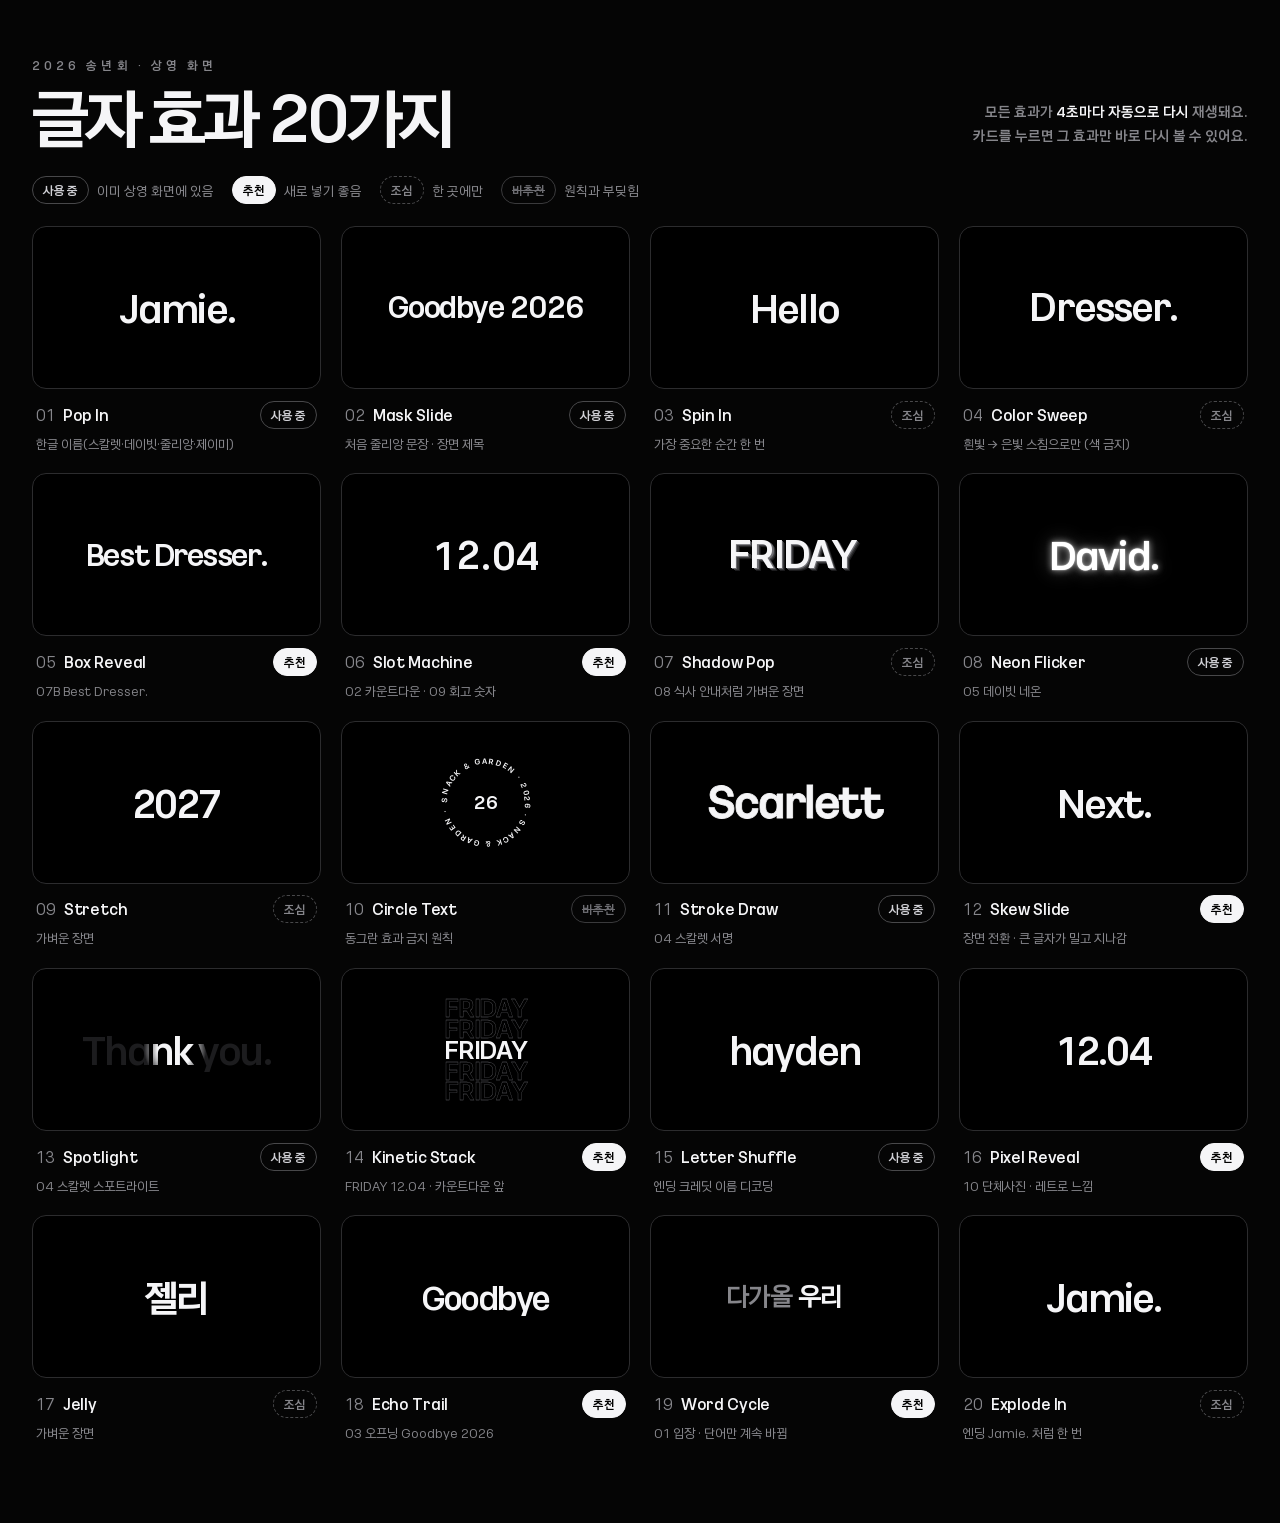
<file: yearend/show/fx/index.html>
<!DOCTYPE html>
<html lang="ko">
<head>
<meta charset="utf-8">
<meta name="viewport" content="width=device-width,initial-scale=1">
<title>송년회 상영 화면 · 글자 효과 20가지 시연</title>
<meta name="robots" content="noindex">
<meta property="og:type" content="website">
<meta property="og:site_name" content="링키지랩">
<meta property="og:title" content="링키지랩 가든관리 페이지 · 글자 효과 20가지">
<meta property="og:description" content="연결의 시작 · 송년회 상영 화면에 쓸 글자 효과 미리 보기">
<meta property="og:url" content="https://linkagelab-edu.pages.dev/yearend/show/fx/">
<meta property="og:image" content="https://linkagelab-edu.pages.dev/yearend/og-xmas.png?v=1">
<meta property="og:image:width" content="400">
<meta property="og:image:height" content="400">
<style>
@font-face{font-family:"Kakao Big Sans";src:url(../../fonts/kbs-regular.woff2) format("woff2");font-weight:100 500;font-display:block}
@font-face{font-family:"Kakao Big Sans";src:url(../../fonts/kbs-bold.woff2) format("woff2");font-weight:600 700;font-display:block}
@font-face{font-family:"Kakao Big Sans";src:url(../../fonts/kbs-extrabold.woff2) format("woff2");font-weight:800 950;font-display:block}
:root{--ink:#f5f5f7;--grey:#86868b;--line:#2c2c2e;--ease:cubic-bezier(.23,1,.32,1);--back:cubic-bezier(.34,1.56,.64,1)}
*{box-sizing:border-box}
html,body{margin:0;background:#050505;color:var(--ink);font-family:"Kakao Big Sans","Malgun Gothic",sans-serif;word-break:keep-all}
header{max-width:1440px;margin:0 auto;padding:56px 32px 28px;display:flex;align-items:flex-end;justify-content:space-between;gap:24px;flex-wrap:wrap}
header p{margin:0 0 10px;font-weight:700;font-size:12px;letter-spacing:.34em;color:var(--grey)}
header h1{margin:0;font-weight:900;font-size:clamp(36px,5vw,64px);letter-spacing:-.05em;line-height:1}
header .how{margin:0;letter-spacing:0;font-size:14px;line-height:1.7;color:var(--grey);text-align:right}
header .how b{color:var(--ink)}
.legend{max-width:1440px;margin:0 auto;padding:0 32px 22px;display:flex;gap:18px;flex-wrap:wrap;font-size:13px;color:var(--grey)}
.legend span{display:inline-flex;align-items:center;gap:8px}
main{max-width:1440px;margin:0 auto;padding:0 32px 80px;display:grid;grid-template-columns:repeat(4,1fr);gap:20px}
@media (max-width:1100px){main{grid-template-columns:repeat(3,1fr)}}
@media (max-width:820px){main{grid-template-columns:repeat(2,1fr)}header .how{text-align:left}}
@media (max-width:520px){main{grid-template-columns:1fr}}
.card{all:unset;cursor:pointer;display:block;border-radius:14px;outline-offset:4px}
.card:focus-visible{outline:2px solid var(--ink)}
.stage{position:relative;aspect-ratio:16/9;background:#000;border:1px solid var(--line);border-radius:14px;overflow:hidden;container-type:size;display:grid;place-items:center;transition:border-color .2s}
.card:hover .stage{border-color:#48484a}
.meta{display:flex;align-items:center;justify-content:space-between;gap:10px;padding:12px 4px 0}
.meta h2{margin:0;font-weight:700;font-size:15px;letter-spacing:-.01em}
.meta h2 i{font-style:normal;color:var(--grey);font-weight:500;margin-right:8px;font-variant-numeric:tabular-nums}
.tag{flex:none;font-size:12px;font-weight:700;padding:4px 10px;border-radius:999px;border:1px solid #48484a;color:#d1d1d6}
.tag.rec{background:var(--ink);color:#000;border-color:var(--ink)}
.tag.use{border-style:solid}
.tag.care{color:var(--grey);border-style:dashed}
.tag.no{color:#6e6e73;border-color:#3a3a3c;text-decoration:line-through}
.where{margin:6px 4px 0;font-size:12.5px;line-height:1.5;color:var(--grey)}
.t{font-weight:900;letter-spacing:-.05em;line-height:1;white-space:nowrap;font-size:13cqw}
.t span,.t .c{display:inline-block;white-space:pre}

/* 01 Pop In */
.run .fx1{animation:pop .7s var(--back) both}
@keyframes pop{from{opacity:0;transform:scale(.3)}to{opacity:1;transform:none}}
/* 02 Mask Slide */
.fx2 .w{display:inline-block;overflow:hidden;vertical-align:bottom;padding:0 .02em .08em}
.fx2 .w b{display:inline-block;font-weight:900;transform:translateY(110%)}
.run .fx2 .w b{animation:mslide .8s var(--ease) both}
.run .fx2 .w:nth-child(2) b{animation-delay:.12s}
@keyframes mslide{to{transform:none}}
/* 03 Spin In */
.run .fx3 .c{animation:spin .9s var(--ease) both;animation-delay:calc(var(--i)*.06s)}
@keyframes spin{from{opacity:0;transform:rotate(-200deg) scale(.2)}to{opacity:1;transform:none}}
/* 04 Color Sweep (흰빛 → 은빛 스침) */
.fx4{background:linear-gradient(100deg,#6e6e73 0%,#6e6e73 40%,#fff 50%,#f5f5f7 60%,#f5f5f7 100%) 0 0/260% 100% no-repeat;-webkit-background-clip:text;background-clip:text;color:transparent;padding-bottom:.08em}
.run .fx4{animation:sweep 1.4s var(--ease) both}
@keyframes sweep{from{background-position:0 0}to{background-position:100% 0}}
/* 05 Box Reveal */
.fx5{position:relative;padding:.06em .1em}
.fx5 .txt{opacity:0}
.fx5::after{content:"";position:absolute;inset:0;background:var(--ink);transform:scaleX(0);transform-origin:left}
.run .fx5::after{animation:box 1.1s cubic-bezier(.77,0,.18,1) both}
.run .fx5 .txt{animation:boxt 0s .55s both}
@keyframes box{0%{transform:scaleX(0);transform-origin:left}50%{transform:scaleX(1);transform-origin:left}50.1%{transform:scaleX(1);transform-origin:right}100%{transform:scaleX(0);transform-origin:right}}
@keyframes boxt{to{opacity:1}}
/* 06 Slot Machine */
.fx6{display:flex;font-variant-numeric:tabular-nums}
.fx6 .col{display:inline-block;height:1em;overflow:hidden;line-height:1}
.fx6 .col .reel{display:flex;flex-direction:column}
.fx6 .dot{display:inline-block;width:.35em;text-align:center}
/* 07 Shadow Pop */
.fx7{color:var(--ink)}
.run .fx7{animation:shp .8s var(--back) both}
@keyframes shp{from{transform:none;text-shadow:0 0 0 #6e6e73,0 0 0 #3a3a3c}to{transform:translate(-.06em,-.06em);text-shadow:.03em .03em 0 #6e6e73,.06em .06em 0 #3a3a3c,.09em .09em 0 #1c1c1e}}
/* 08 Neon Flicker */
.fx8{color:#fff;text-shadow:0 0 .04em #fff,0 0 .2em #ffffffaa,0 0 .5em #ffffff55}
.run .fx8{animation:neon 1.4s steps(1) both}
@keyframes neon{0%{opacity:0}8%{opacity:1}12%{opacity:.1}18%{opacity:1}22%{opacity:.2}30%,100%{opacity:1}}
/* 09 Stretch */
.run .fx9{animation:stretch .9s var(--ease) both}
@keyframes stretch{from{opacity:0;transform:scaleX(3.2) scaleY(.2);filter:blur(.08em)}60%{transform:scaleX(.9) scaleY(1.12)}to{opacity:1;transform:none;filter:none}}
/* 10 Circle Text */
.fx10{width:62cqh;height:62cqh;position:relative}
.fx10 svg{width:100%;height:100%;overflow:visible}
.fx10 text{fill:var(--ink);font-weight:800;font-size:15px;letter-spacing:.18em}
.run .fx10 svg{animation:rot 8s linear infinite}
@keyframes rot{to{transform:rotate(360deg)}}
.fx10 b{position:absolute;inset:0;display:grid;place-items:center;font-size:11cqh;font-weight:900}
/* 11 Stroke Draw */
.fx11{width:80%}
.fx11 text{font-weight:900;font-size:120px;letter-spacing:-6px;fill:transparent;stroke:var(--ink);stroke-width:2.2;stroke-dasharray:900;stroke-dashoffset:900}
.run .fx11 text{animation:draw 2.4s var(--ease) both}
@keyframes draw{70%{fill:transparent}to{stroke-dashoffset:0;fill:var(--ink)}}
/* 12 Skew Slide */
.run .fx12{animation:skew .8s var(--ease) both}
@keyframes skew{from{opacity:0;transform:translateX(70%) skewX(-28deg)}70%{transform:translateX(-3%) skewX(6deg)}to{opacity:1;transform:none}}
/* 13 Spotlight */
.fx13{color:#1c1c1e;position:relative}
.fx13::after{content:attr(data-t);position:absolute;inset:0;color:var(--ink);-webkit-mask-image:radial-gradient(circle at var(--x,0%) 50%,#000 0,#000 var(--r,18%),#0000 calc(var(--r,18%) + 14%));mask-image:radial-gradient(circle at var(--x,0%) 50%,#000 0,#000 var(--r,18%),#0000 calc(var(--r,18%) + 14%))}
/* 14 Kinetic Stack */
.fx14{display:flex;flex-direction:column;align-items:center;font-size:8.4cqw;line-height:.86}
.fx14 .r{opacity:0}
.fx14 .r.o{color:transparent;-webkit-text-stroke:.012em #6e6e73}
.run .fx14 .r{animation:stack .6s var(--ease) both;animation-delay:calc(var(--i)*.09s)}
@keyframes stack{from{opacity:0;transform:translateY(-120%) scaleY(1.6)}to{opacity:1;transform:none}}
/* 16 Pixel Reveal */
.fx16{position:relative}
.fx16 .grid{position:absolute;inset:-.05em -.08em;display:grid;grid-template-columns:repeat(12,1fr);grid-template-rows:repeat(5,1fr)}
.fx16 .grid i{background:#000}
/* 17 Jelly */
.run .fx17{animation:jelly 1s both}
@keyframes jelly{0%{transform:scale(1)}30%{transform:scale(1.25,.75)}40%{transform:scale(.75,1.25)}50%{transform:scale(1.15,.85)}65%{transform:scale(.95,1.05)}75%{transform:scale(1.05,.95)}100%{transform:scale(1)}}
/* 18 Echo Trail */
.fx18{position:relative}
.fx18 .g{position:absolute;inset:0;color:transparent;-webkit-text-stroke:.012em #8e8e93;opacity:0}
.run .fx18 .g{animation:echo 1.2s var(--ease) both;animation-delay:calc(var(--i)*.07s)}
.run .fx18 .m{animation:echom 1.2s var(--ease) .3s both}
@keyframes echo{from{opacity:.7;transform:translateX(calc(var(--i)*-.18em))}to{opacity:0;transform:none}}
@keyframes echom{from{opacity:0}to{opacity:1}}
/* 19 Word Cycle */
.fx19{display:flex;align-items:baseline;gap:.25em;font-size:9cqw}
.fx19 .fix{color:var(--grey);font-weight:700}
.fx19 .win{display:inline-block;height:1.08em;overflow:hidden;line-height:1.08}
.fx19 .rl{display:flex;flex-direction:column;transition:transform .6s var(--ease)}
/* 20 Explode In */
.run .fx20 .c{animation:expl 1s var(--ease) both;animation-delay:calc(var(--i)*.03s)}
@keyframes expl{from{opacity:0;transform:translate(var(--dx),var(--dy)) rotate(var(--r)) scale(2.4);filter:blur(.06em)}to{opacity:1;transform:none;filter:none}}
@media (prefers-reduced-motion:reduce){*{animation-duration:.01s!important;animation-delay:0s!important;transition:none!important}}
</style>
</head>
<body>
<header>
  <div><p>2026 송년회 · 상영 화면</p><h1>글자 효과 20가지</h1></div>
  <p class="how">모든 효과가 <b>4초마다 자동으로 다시</b> 재생돼요.<br>카드를 누르면 그 효과만 바로 다시 볼 수 있어요.</p>
</header>
<div class="legend">
  <span><b class="tag use">사용 중</b> 이미 상영 화면에 있음</span>
  <span><b class="tag rec">추천</b> 새로 넣기 좋음</span>
  <span><b class="tag care">조심</b> 한 곳에만</span>
  <span><b class="tag no">비추천</b> 원칙과 부딪힘</span>
</div>
<main id="grid"></main>
<script>
'use strict';
const FX=[
 ['Pop In','use','한글 이름(스칼렛·데이빗·줄리앙·제이미)','<div class="t fx1">Jamie.</div>'],
 ['Mask Slide','use','처음 줄리앙 문장 · 장면 제목','<div class="t fx2" style="font-size:10cqw"><span class="w"><b>Goodbye</b></span> <span class="w"><b>2026</b></span></div>'],
 ['Spin In','care','가장 중요한 순간 한 번','<div class="t fx3 split">Hello</div>'],
 ['Color Sweep','care','흰빛 → 은빛 스침으로만 (색 금지)','<div class="t fx4">Dresser.</div>'],
 ['Box Reveal','rec','07B Best Dresser.','<div class="t fx5" style="font-size:10cqw"><span class="txt">Best Dresser.</span></div>'],
 ['Slot Machine','rec','02 카운트다운 · 09 회고 숫자','<div class="t fx6" data-v="12.04"></div>'],
 ['Shadow Pop','care','08 식사 안내처럼 가벼운 장면','<div class="t fx7">FRIDAY</div>'],
 ['Neon Flicker','use','05 데이빗 네온','<div class="t fx8">David.</div>'],
 ['Stretch','care','가벼운 장면','<div class="t fx9">2027</div>'],
 ['Circle Text','no','동그란 효과 금지 원칙','<div class="fx10"><svg viewBox="0 0 200 200"><defs><path id="cp" d="M100,100 m-78,0 a78,78 0 1,1 156,0 a78,78 0 1,1 -156,0"/></defs><text><textPath href="#cp">SNACK &amp; GARDEN · 2026 · SNACK &amp; GARDEN · 2026 ·</textPath></text></svg><b>26</b></div>'],
 ['Stroke Draw','use','04 스칼렛 서명','<svg class="fx11" viewBox="0 0 640 180"><text x="320" y="135" text-anchor="middle">Scarlett</text></svg>'],
 ['Skew Slide','rec','장면 전환 · 큰 글자가 밀고 지나감','<div class="t fx12">Next.</div>'],
 ['Spotlight','use','04 스칼렛 스포트라이트','<div class="t fx13" data-t="Thank you.">Thank you.</div>'],
 ['Kinetic Stack','rec','FRIDAY 12.04 · 카운트다운 앞','<div class="t fx14"><span class="r o" style="--i:0">FRIDAY</span><span class="r o" style="--i:1">FRIDAY</span><span class="r" style="--i:2">FRIDAY</span><span class="r o" style="--i:3">FRIDAY</span><span class="r o" style="--i:4">FRIDAY</span></div>'],
 ['Letter Shuffle','use','엔딩 크레딧 이름 디코딩','<div class="t fx15" data-v="hayden"></div>'],
 ['Pixel Reveal','rec','10 단체사진 · 레트로 느낌','<div class="t fx16">12.04<span class="grid"></span></div>'],
 ['Jelly','care','가벼운 장면','<div class="t fx17">젤리</div>'],
 ['Echo Trail','rec','03 오프닝 Goodbye 2026','<div class="t fx18" style="font-size:11cqw"><span class="g" style="--i:4">Goodbye</span><span class="g" style="--i:3">Goodbye</span><span class="g" style="--i:2">Goodbye</span><span class="g" style="--i:1">Goodbye</span><span class="m">Goodbye</span></div>'],
 ['Word Cycle','rec','01 입장 · 단어만 계속 바뀜','<div class="t fx19"><span class="fix">다가올</span><span class="win"><span class="rl"><span>2027</span><span>우리</span><span>순간</span><span>2027</span></span></span></div>'],
 ['Explode In','care','엔딩 Jamie. 처럼 한 번','<div class="t fx20 split boom">Jamie.</div>'],
];
const TAG={use:'사용 중',rec:'추천',care:'조심',no:'비추천'};
const grid=document.getElementById('grid'),R=k=>{const x=Math.sin(k*91.7+7.1)*43758.5453;return x-Math.floor(x)};
FX.forEach(([name,tag,where,html],i)=>{
  const b=document.createElement('button');b.className='card';b.type='button';b.setAttribute('aria-label',`${i+1}번 ${name} 다시 재생`);
  b.innerHTML=`<div class="stage">${html}</div><div class="meta"><h2><i>${String(i+1).padStart(2,'0')}</i>${name}</h2><span class="tag ${tag}">${TAG[tag]}</span></div><p class="where">${where}</p>`;
  grid.appendChild(b);
});
// 글자 하나씩 나누기 (Spin In · Explode In)
document.querySelectorAll('.split').forEach(el=>{const tx=[...el.textContent];el.textContent='';tx.forEach((c,i)=>{const s=document.createElement('span');s.className='c';s.textContent=c;s.style.setProperty('--i',i);
  if(el.classList.contains('boom')){s.style.setProperty('--dx',((R(i)-.5)*400)+'%');s.style.setProperty('--dy',((R(i+9)-.5)*500)+'%');s.style.setProperty('--r',((R(i+3)-.5)*540)+'deg')}el.appendChild(s)})});
// 06 Slot Machine: 숫자마다 릴이 돌다 멈춤
function slot(el){const v=el.dataset.v;el.innerHTML='';[...v].forEach((ch,i)=>{if(!/\d/.test(ch)){const d=document.createElement('span');d.className='dot';d.textContent=ch;el.appendChild(d);return}
  const col=document.createElement('span');col.className='col';const reel=document.createElement('span');reel.className='reel';const n=12+i*4;
  for(let k=0;k<n;k++){const s=document.createElement('span');s.textContent=k===n-1?ch:String(Math.floor(R(k*7+i)*10));reel.appendChild(s)}
  col.appendChild(reel);el.appendChild(col);reel.animate([{transform:'translateY(0)'},{transform:`translateY(-${(n-1)}em)`}],{duration:900+i*260,easing:'cubic-bezier(.2,.7,.2,1.02)',fill:'forwards'})})}
// 15 Letter Shuffle
const SCR='abcdefghijklmnopqrstuvwxyz#%&*';
function shuffle(el){const v=el.dataset.v,t0=performance.now();cancelAnimationFrame(el._r);
  (function f(now){const p=Math.min(1,(now-t0)/1300),show=Math.floor(p*(v.length+2));let o='';for(let i=0;i<v.length;i++)o+=i<show?v[i]:SCR[Math.floor(Math.random()*SCR.length)];el.textContent=o;if(p<1)el._r=requestAnimationFrame(f)})(t0)}
// 13 Spotlight: 빛이 왼쪽에서 들어와 가운데 멈춘 뒤 넓게 퍼지며 글자 전체가 밝아짐
function spot(el){const t0=performance.now();cancelAnimationFrame(el._r);(function f(now){const s=(now-t0)/1000,p=Math.min(1,s/1.6),q=Math.max(0,Math.min(1,(s-1.8)/.8)),e=x=>1-Math.pow(1-x,3);
  el.style.setProperty('--x',(-20+70*e(p))+'%');el.style.setProperty('--r',(18+110*e(q))+'%');if(q<1)el._r=requestAnimationFrame(f)})(t0)}
// 16 Pixel Reveal: 검은 칸이 무작위로 사라짐
function pixel(el){const g=el.querySelector('.grid');g.innerHTML='';const n=60;for(let i=0;i<n;i++){const c=document.createElement('i');g.appendChild(c);c.animate([{opacity:1},{opacity:0}],{duration:1,delay:150+R(i*13+performance.now()%97)*1100,fill:'forwards'})}}
// 19 Word Cycle
function cycle(el){const rl=el.querySelector('.rl');let k=0;clearInterval(el._t);rl.style.transition='none';rl.style.transform='none';rl.offsetWidth;rl.style.transition='';
  el._t=setInterval(()=>{k++;if(k>3){clearInterval(el._t);return}rl.style.transform=`translateY(-${k*1.08}em)`},900)}
function play(card){const st=card.querySelector('.stage');st.classList.remove('run');void st.offsetWidth;st.classList.add('run');
  const q=s=>st.querySelector(s);if(q('.fx6'))slot(q('.fx6'));if(q('.fx15'))shuffle(q('.fx15'));if(q('.fx13'))spot(q('.fx13'));if(q('.fx16'))pixel(q('.fx16'));if(q('.fx19'))cycle(q('.fx19'))}
const cards=[...document.querySelectorAll('.card')];
cards.forEach(c=>c.addEventListener('click',()=>play(c)));
const go=()=>cards.forEach(play);
(document.fonts?document.fonts.ready:Promise.resolve()).then(()=>{go();setInterval(go,4000)});
</script>
</body>
</html>
</file>
